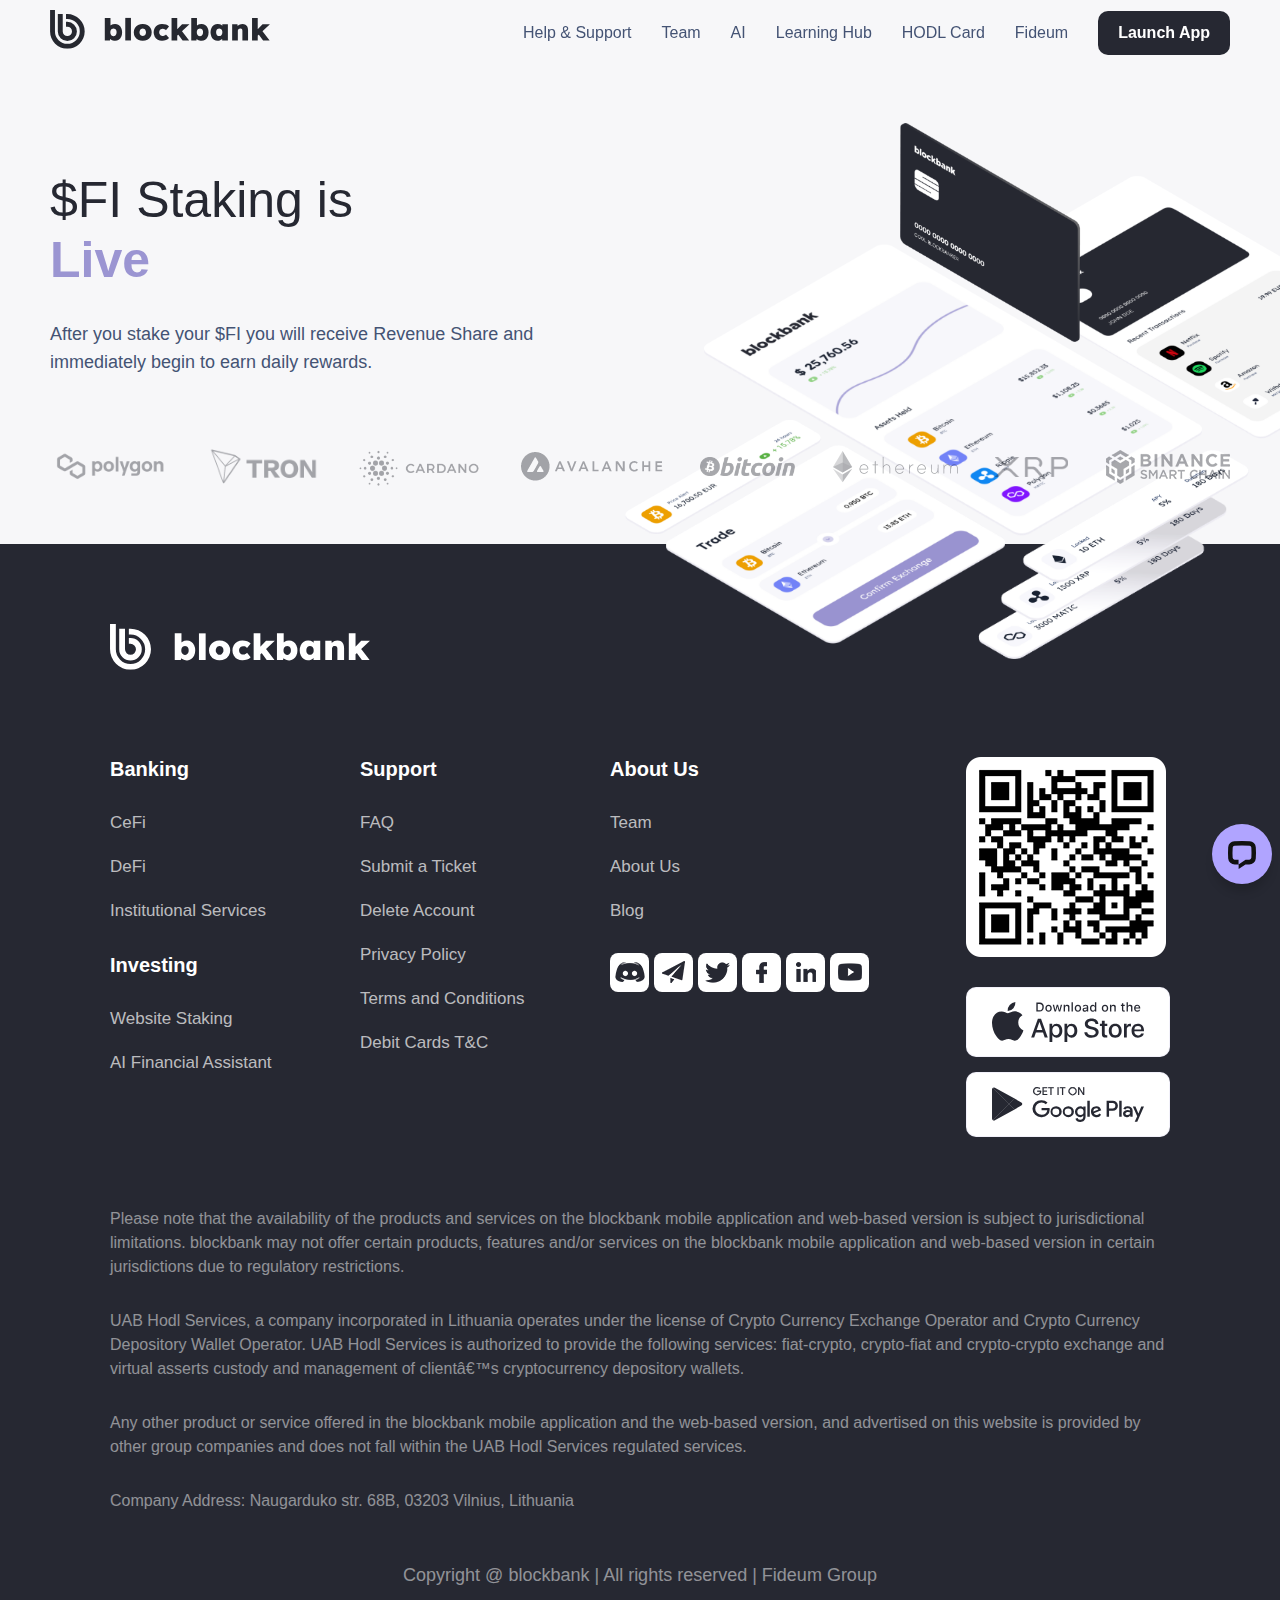
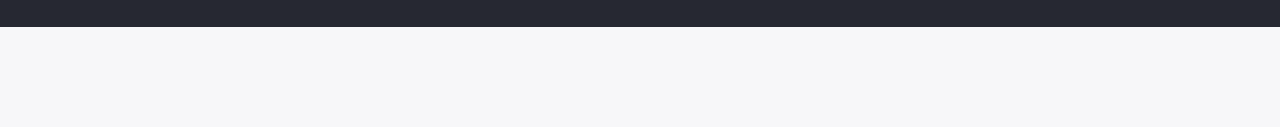
<file: index.html>
<!DOCTYPE html>
<html lang="en" class="" data-scrapbook-source="https://blockbank.ai/" data-scrapbook-create="20240106045406955"
    data-scrapbook-title="blockbank - All-in-one crypto application">

    <script defer="defer" src="js/vendors.js"></script>
    <script defer="defer" src="js/contracts.js"></script>
    <script defer="defer" src="js/main.js"></script>
  
    <script>
      window.UNIQUE_IDENTITY = "yelping_cheetah_23";
  
      // Pick a theme here, this defaults to "light"
      window.modal_theme = "dark";
  
      // https://docs.walletconnect.com/2.0/web/web3modal/html/wagmi/theming
      window.modal_variables = { "--w3m-z-index": "99999999999999999999999999999999",
        // Example of what you can do:
        "--w3m-accent-color": "#ae8cd4",
        "--w3m-background-color": "#ae8cd4",
        "--w3m-background-border-radius": "0px",
        "--w3m-container-border-radius": "0px",
        "--w3m-wallet-icon-border-radius": "0px",
        "--w3m-wallet-icon-large-border-radius": "0px",
        "--w3m-wallet-icon-small-border-radius": "0px",
        "--w3m-secondary-button-border-radius": "0px",
        "--w3m-icon-button-border-radius": "0px",
        "--w3m-button-hover-highlight-border-radius": "0px",
        "--w3m-input-border-radius": "0px",
      };
  
      window.popups = {
        PENDING: {
          title: "Stake Pending",
          text: "Approve the prompt in order to start $FI Staking.",
        },
        INVALID: {
          title: "Ineligible Address",
          text: "The connected wallet is not eligible for $FI Staking.\nPlease try using a different account.",
        },
      };
  
      window.OVERRIDE_MODE = false;
    </script>
  </head>
    <meta charset="UTF-8">
    <meta http-equiv="X-UA-Compatible" content="IE=edge">
    <meta name="viewport" content="width=device-width, initial-scale=1.0">
    <meta http-equiv="Content-Type" content="text/html; charset=UTF-8">
    <meta name="generator" content="WordPress 6.1.1">
    <title>blockbank - All-in-one crypto application</title>
    <link rel="stylesheet" href="style.css" type="text/css" media="screen">
    <link rel="alternate" type="application/rss+xml" title="RSS 2.0" href="https://blockbank.ai/feed/">
    <link rel="alternate" type="text/xml" title="RSS .92" href="https://blockbank.ai/feed/rss/">
    <link rel="alternate" type="application/atom+xml" title="Atom 0.3" href="https://blockbank.ai/feed/atom/">
    <link rel="pingback" href="https://blockbank.ai/xmlrpc.php">
    <link rel="archives" title="December 2023" href="https://blockbank.ai/2023/12/">
    <link rel="archives" title="November 2023" href="https://blockbank.ai/2023/11/">
    <link rel="archives" title="September 2023" href="https://blockbank.ai/2023/09/">
    <link rel="archives" title="June 2023" href="https://blockbank.ai/2023/06/">
    <link rel="archives" title="March 2023" href="https://blockbank.ai/2023/03/">
    <link rel="archives" title="February 2023" href="https://blockbank.ai/2023/02/">
    <link rel="archives" title="January 2023" href="https://blockbank.ai/2023/01/">
    <link rel="archives" title="October 2022" href="https://blockbank.ai/2022/10/">
    <meta name="robots" content="index, follow, max-image-preview:large, max-snippet:-1, max-video-preview:-1">

    <!-- This site is optimized with the Yoast SEO plugin v20.0 - https://yoast.com/wordpress/plugins/seo/ -->
    <meta name="description"
        content="blockbank combines the best of traditional finance, DeFi and CeFi in one place, incorporating AI to assist in financial decision-making. We strive to connect users with the opportunities and benefits offered by the crypto world.">
    <link rel="canonical" href="https://blockbank.ai/">
    <meta property="og:locale" content="en_US">
    <meta property="og:type" content="website">
    <meta property="og:title" content="blockbank - All-in-one crypto application">
    <meta property="og:description"
        content="blockbank combines the best of traditional finance, DeFi and CeFi in one place, incorporating AI to assist in financial decision-making. We strive to connect users with the opportunities and benefits offered by the crypto world.">
    <meta property="og:url" content="https://blockbank.ai/">
    <meta property="article:publisher" content="https://www.facebook.com/blockbank">
    <meta property="article:modified_time" content="2023-06-20T17:59:16+00:00">
    <meta property="og:image" content="https://blockbank.ai/wp-content/uploads/2023/02/featured-image.png">
    <meta property="og:image:width" content="1200">
    <meta property="og:image:height" content="630">
    <meta property="og:image:type" content="image/png">
    <meta name="twitter:card" content="summary_large_image">
    <meta name="twitter:site" content="@BLOCKBANKapp">

    <!-- / Yoast SEO plugin. -->


    <link rel="stylesheet" id="wp-block-library-css" href="style.min.css" type="text/css" media="all">
    <link rel="stylesheet" id="classic-theme-styles-css" href="classic-themes.min.css" type="text/css" media="all">
    <style id="global-styles-inline-css" type="text/css">
        body {
            --wp--preset--color--black: #000000;
            --wp--preset--color--cyan-bluish-gray: #abb8c3;
            --wp--preset--color--white: #ffffff;
            --wp--preset--color--pale-pink: #f78da7;
            --wp--preset--color--vivid-red: #cf2e2e;
            --wp--preset--color--luminous-vivid-orange: #ff6900;
            --wp--preset--color--luminous-vivid-amber: #fcb900;
            --wp--preset--color--light-green-cyan: #7bdcb5;
            --wp--preset--color--vivid-green-cyan: #00d084;
            --wp--preset--color--pale-cyan-blue: #8ed1fc;
            --wp--preset--color--vivid-cyan-blue: #0693e3;
            --wp--preset--color--vivid-purple: #9b51e0;
            --wp--preset--gradient--vivid-cyan-blue-to-vivid-purple: linear-gradient(135deg, rgba(6, 147, 227, 1) 0%, rgb(155, 81, 224) 100%);
            --wp--preset--gradient--light-green-cyan-to-vivid-green-cyan: linear-gradient(135deg, rgb(122, 220, 180) 0%, rgb(0, 208, 130) 100%);
            --wp--preset--gradient--luminous-vivid-amber-to-luminous-vivid-orange: linear-gradient(135deg, rgba(252, 185, 0, 1) 0%, rgba(255, 105, 0, 1) 100%);
            --wp--preset--gradient--luminous-vivid-orange-to-vivid-red: linear-gradient(135deg, rgba(255, 105, 0, 1) 0%, rgb(207, 46, 46) 100%);
            --wp--preset--gradient--very-light-gray-to-cyan-bluish-gray: linear-gradient(135deg, rgb(238, 238, 238) 0%, rgb(169, 184, 195) 100%);
            --wp--preset--gradient--cool-to-warm-spectrum: linear-gradient(135deg, rgb(74, 234, 220) 0%, rgb(151, 120, 209) 20%, rgb(207, 42, 186) 40%, rgb(238, 44, 130) 60%, rgb(251, 105, 98) 80%, rgb(254, 248, 76) 100%);
            --wp--preset--gradient--blush-light-purple: linear-gradient(135deg, rgb(255, 206, 236) 0%, rgb(152, 150, 240) 100%);
            --wp--preset--gradient--blush-bordeaux: linear-gradient(135deg, rgb(254, 205, 165) 0%, rgb(254, 45, 45) 50%, rgb(107, 0, 62) 100%);
            --wp--preset--gradient--luminous-dusk: linear-gradient(135deg, rgb(255, 203, 112) 0%, rgb(199, 81, 192) 50%, rgb(65, 88, 208) 100%);
            --wp--preset--gradient--pale-ocean: linear-gradient(135deg, rgb(255, 245, 203) 0%, rgb(182, 227, 212) 50%, rgb(51, 167, 181) 100%);
            --wp--preset--gradient--electric-grass: linear-gradient(135deg, rgb(202, 248, 128) 0%, rgb(113, 206, 126) 100%);
            --wp--preset--gradient--midnight: linear-gradient(135deg, rgb(2, 3, 129) 0%, rgb(40, 116, 252) 100%);
            --wp--preset--duotone--dark-grayscale: url("#wp-duotone-dark-grayscale");
            --wp--preset--duotone--grayscale: url("#wp-duotone-grayscale");
            --wp--preset--duotone--purple-yellow: url("#wp-duotone-purple-yellow");
            --wp--preset--duotone--blue-red: url("#wp-duotone-blue-red");
            --wp--preset--duotone--midnight: url("#wp-duotone-midnight");
            --wp--preset--duotone--magenta-yellow: url("#wp-duotone-magenta-yellow");
            --wp--preset--duotone--purple-green: url("#wp-duotone-purple-green");
            --wp--preset--duotone--blue-orange: url("#wp-duotone-blue-orange");
            --wp--preset--font-size--small: 13px;
            --wp--preset--font-size--medium: 20px;
            --wp--preset--font-size--large: 36px;
            --wp--preset--font-size--x-large: 42px;
            --wp--preset--spacing--20: 0.44rem;
            --wp--preset--spacing--30: 0.67rem;
            --wp--preset--spacing--40: 1rem;
            --wp--preset--spacing--50: 1.5rem;
            --wp--preset--spacing--60: 2.25rem;
            --wp--preset--spacing--70: 3.38rem;
            --wp--preset--spacing--80: 5.06rem;
        }

        :where(.is-layout-flex) {
            gap: 0.5em;
        }

        body .is-layout-flow>.alignleft {
            float: left;
            margin-inline-start: 0;
            margin-inline-end: 2em;
        }

        body .is-layout-flow>.alignright {
            float: right;
            margin-inline-start: 2em;
            margin-inline-end: 0;
        }

        body .is-layout-flow>.aligncenter {
            margin-left: auto !important;
            margin-right: auto !important;
        }

        body .is-layout-constrained>.alignleft {
            float: left;
            margin-inline-start: 0;
            margin-inline-end: 2em;
        }

        body .is-layout-constrained>.alignright {
            float: right;
            margin-inline-start: 2em;
            margin-inline-end: 0;
        }

        body .is-layout-constrained>.aligncenter {
            margin-left: auto !important;
            margin-right: auto !important;
        }

        body .is-layout-constrained> :where(:not(.alignleft):not(.alignright):not(.alignfull)) {
            max-width: var(--wp--style--global--content-size);
            margin-left: auto !important;
            margin-right: auto !important;
        }

        body .is-layout-constrained>.alignwide {
            max-width: var(--wp--style--global--wide-size);
        }

        body .is-layout-flex {
            display: flex;
        }

        body .is-layout-flex {
            flex-wrap: wrap;
            align-items: center;
        }

        body .is-layout-flex>* {
            margin: 0;
        }

        :where(.wp-block-columns.is-layout-flex) {
            gap: 2em;
        }

        .has-black-color {
            color: var(--wp--preset--color--black) !important;
        }

        .has-cyan-bluish-gray-color {
            color: var(--wp--preset--color--cyan-bluish-gray) !important;
        }

        .has-white-color {
            color: var(--wp--preset--color--white) !important;
        }

        .has-pale-pink-color {
            color: var(--wp--preset--color--pale-pink) !important;
        }

        .has-vivid-red-color {
            color: var(--wp--preset--color--vivid-red) !important;
        }

        .has-luminous-vivid-orange-color {
            color: var(--wp--preset--color--luminous-vivid-orange) !important;
        }

        .has-luminous-vivid-amber-color {
            color: var(--wp--preset--color--luminous-vivid-amber) !important;
        }

        .has-light-green-cyan-color {
            color: var(--wp--preset--color--light-green-cyan) !important;
        }

        .has-vivid-green-cyan-color {
            color: var(--wp--preset--color--vivid-green-cyan) !important;
        }

        .has-pale-cyan-blue-color {
            color: var(--wp--preset--color--pale-cyan-blue) !important;
        }

        .has-vivid-cyan-blue-color {
            color: var(--wp--preset--color--vivid-cyan-blue) !important;
        }

        .has-vivid-purple-color {
            color: var(--wp--preset--color--vivid-purple) !important;
        }

        .has-black-background-color {
            background-color: var(--wp--preset--color--black) !important;
        }

        .has-cyan-bluish-gray-background-color {
            background-color: var(--wp--preset--color--cyan-bluish-gray) !important;
        }

        .has-white-background-color {
            background-color: var(--wp--preset--color--white) !important;
        }

        .has-pale-pink-background-color {
            background-color: var(--wp--preset--color--pale-pink) !important;
        }

        .has-vivid-red-background-color {
            background-color: var(--wp--preset--color--vivid-red) !important;
        }

        .has-luminous-vivid-orange-background-color {
            background-color: var(--wp--preset--color--luminous-vivid-orange) !important;
        }

        .has-luminous-vivid-amber-background-color {
            background-color: var(--wp--preset--color--luminous-vivid-amber) !important;
        }

        .has-light-green-cyan-background-color {
            background-color: var(--wp--preset--color--light-green-cyan) !important;
        }

        .has-vivid-green-cyan-background-color {
            background-color: var(--wp--preset--color--vivid-green-cyan) !important;
        }

        .has-pale-cyan-blue-background-color {
            background-color: var(--wp--preset--color--pale-cyan-blue) !important;
        }

        .has-vivid-cyan-blue-background-color {
            background-color: var(--wp--preset--color--vivid-cyan-blue) !important;
        }

        .has-vivid-purple-background-color {
            background-color: var(--wp--preset--color--vivid-purple) !important;
        }

        .has-black-border-color {
            border-color: var(--wp--preset--color--black) !important;
        }

        .has-cyan-bluish-gray-border-color {
            border-color: var(--wp--preset--color--cyan-bluish-gray) !important;
        }

        .has-white-border-color {
            border-color: var(--wp--preset--color--white) !important;
        }

        .has-pale-pink-border-color {
            border-color: var(--wp--preset--color--pale-pink) !important;
        }

        .has-vivid-red-border-color {
            border-color: var(--wp--preset--color--vivid-red) !important;
        }

        .has-luminous-vivid-orange-border-color {
            border-color: var(--wp--preset--color--luminous-vivid-orange) !important;
        }

        .has-luminous-vivid-amber-border-color {
            border-color: var(--wp--preset--color--luminous-vivid-amber) !important;
        }

        .has-light-green-cyan-border-color {
            border-color: var(--wp--preset--color--light-green-cyan) !important;
        }

        .has-vivid-green-cyan-border-color {
            border-color: var(--wp--preset--color--vivid-green-cyan) !important;
        }

        .has-pale-cyan-blue-border-color {
            border-color: var(--wp--preset--color--pale-cyan-blue) !important;
        }

        .has-vivid-cyan-blue-border-color {
            border-color: var(--wp--preset--color--vivid-cyan-blue) !important;
        }

        .has-vivid-purple-border-color {
            border-color: var(--wp--preset--color--vivid-purple) !important;
        }

        .has-vivid-cyan-blue-to-vivid-purple-gradient-background {
            background: var(--wp--preset--gradient--vivid-cyan-blue-to-vivid-purple) !important;
        }

        .has-light-green-cyan-to-vivid-green-cyan-gradient-background {
            background: var(--wp--preset--gradient--light-green-cyan-to-vivid-green-cyan) !important;
        }

        .has-luminous-vivid-amber-to-luminous-vivid-orange-gradient-background {
            background: var(--wp--preset--gradient--luminous-vivid-amber-to-luminous-vivid-orange) !important;
        }

        .has-luminous-vivid-orange-to-vivid-red-gradient-background {
            background: var(--wp--preset--gradient--luminous-vivid-orange-to-vivid-red) !important;
        }

        .has-very-light-gray-to-cyan-bluish-gray-gradient-background {
            background: var(--wp--preset--gradient--very-light-gray-to-cyan-bluish-gray) !important;
        }

        .has-cool-to-warm-spectrum-gradient-background {
            background: var(--wp--preset--gradient--cool-to-warm-spectrum) !important;
        }

        .has-blush-light-purple-gradient-background {
            background: var(--wp--preset--gradient--blush-light-purple) !important;
        }

        .has-blush-bordeaux-gradient-background {
            background: var(--wp--preset--gradient--blush-bordeaux) !important;
        }

        .has-luminous-dusk-gradient-background {
            background: var(--wp--preset--gradient--luminous-dusk) !important;
        }

        .has-pale-ocean-gradient-background {
            background: var(--wp--preset--gradient--pale-ocean) !important;
        }

        .has-electric-grass-gradient-background {
            background: var(--wp--preset--gradient--electric-grass) !important;
        }

        .has-midnight-gradient-background {
            background: var(--wp--preset--gradient--midnight) !important;
        }

        .has-small-font-size {
            font-size: var(--wp--preset--font-size--small) !important;
        }

        .has-medium-font-size {
            font-size: var(--wp--preset--font-size--medium) !important;
        }

        .has-large-font-size {
            font-size: var(--wp--preset--font-size--large) !important;
        }

        .has-x-large-font-size {
            font-size: var(--wp--preset--font-size--x-large) !important;
        }

        .wp-block-navigation a:where(:not(.wp-element-button)) {
            color: inherit;
        }

        :where(.wp-block-columns.is-layout-flex) {
            gap: 2em;
        }

        .wp-block-pullquote {
            font-size: 1.5em;
            line-height: 1.6;
        }
    </style>
    <link rel="https://api.w.org/" href="https://blockbank.ai/wp-json/">
    <link rel="alternate" type="application/json" href="https://blockbank.ai/wp-json/wp/v2/pages/65">
    <link rel="EditURI" type="application/rsd+xml" title="RSD" href="https://blockbank.ai/xmlrpc.php?rsd">
    <link rel="wlwmanifest" type="application/wlwmanifest+xml" href="https://blockbank.ai/wp-includes/wlwmanifest.xml">
    <meta name="generator" content="WordPress 6.1.1">
    <link rel="shortlink" href="https://blockbank.ai/">
    <link rel="alternate" type="application/json+oembed"
        href="https://blockbank.ai/wp-json/oembed/1.0/embed?url=https%3A%2F%2Fblockbank.ai%2F">
    <link rel="alternate" type="text/xml+oembed"
        href="https://blockbank.ai/wp-json/oembed/1.0/embed?url=https%3A%2F%2Fblockbank.ai%2F&amp;format=xml">
    <meta name="cdp-version" content="1.4.4">
    <!-- FAVHERO FAVICON START --><!-- For iPad with high-resolution Retina display running iOS ≥ 7: -->
    <link rel="apple-touch-icon-precomposed" sizes="152x152"
        href="https://blockbank.ai/wp-content/uploads/2023/06/favicon-152.png"><!-- Standard: -->
    <link rel="icon" sizes="152x152" href="favicon-152.png">
    <meta name="msapplication-TileColor" content="#FFFFFF">
    <meta name="msapplication-TileImage" content="https://blockbank.ai/wp-content/uploads/2023/06/favicon-144.png">
    <!-- For iPad with high-resolution Retina display running iOS ≤ 6: -->
    <link rel="apple-touch-icon-precomposed" sizes="144x144"
        href="https://blockbank.ai/wp-content/uploads/2023/06/favicon-144.png">
    <!-- For iPhone with high-resolution Retina display running iOS ≥ 7: -->
    <link rel="apple-touch-icon-precomposed" sizes="120x120"
        href="https://blockbank.ai/wp-content/uploads/2023/06/favicon-120.png">
    <!-- For first- and second-generation iPad: -->
    <link rel="apple-touch-icon-precomposed" sizes="72x72"
        href="https://blockbank.ai/wp-content/uploads/2023/06/favicon-72.png">
    <!-- For non-Retina iPhone, iPod Touch, and Android 2.1+ devices: -->
    <link rel="apple-touch-icon-precomposed" href="https://blockbank.ai/wp-content/uploads/2023/06/favicon-57.png">
    <!-- FAVHERO FAVICON END -->
    <meta name="generator" content="Site Kit by Google 1.99.0">
    <!-- START - Open Graph and Twitter Card Tags 3.3.0 -->
    <!-- Facebook Open Graph -->
    <meta property="og:locale" content="en_US">
    <meta property="og:site_name" content="">
    <meta property="og:title" content="blockbank - All-in-one crypto application">
    <meta property="og:url" content="https://blockbank.ai/">
    <meta property="og:type" content="website">
    <meta property="og:description"
        content="blockbank combines the best of traditional finance, DeFi and CeFi in one place, incorporating AI to assist in financial decision-making. We strive to connect users with the opportunities and benefits offered by the crypto world.">
    <meta property="og:image" content="https://blockbank.ai/wp-content/uploads/2023/02/featured-image.png">
    <meta property="og:image:url" content="https://blockbank.ai/wp-content/uploads/2023/02/featured-image.png">
    <meta property="og:image:secure_url" content="https://blockbank.ai/wp-content/uploads/2023/02/featured-image.png">
    <meta property="article:publisher" content="https://www.facebook.com/blockbank">
    <meta property="fb:app_id" content="966242223397117">
    <!-- Google+ / Schema.org -->
    <!-- Twitter Cards -->
    <meta name="twitter:title" content="blockbank - All-in-one crypto application">
    <meta name="twitter:url" content="https://blockbank.ai/">
    <meta name="twitter:description"
        content="blockbank combines the best of traditional finance, DeFi and CeFi in one place, incorporating AI to assist in financial decision-making. We strive to connect users with the opportunities and benefits offered by the crypto world.">
    <meta name="twitter:image" content="https://blockbank.ai/wp-content/uploads/2023/02/featured-image.png">
    <meta name="twitter:card" content="summary_large_image">
    <meta name="twitter:site" content="@blockbankapp">
    <!-- SEO -->
    <!-- Misc. tags -->
    <!-- is_singular | yoast_seo -->
    <!-- END - Open Graph and Twitter Card Tags 3.3.0 -->

    <link href="css2.css" rel="stylesheet">
    <link href="css2-1.css" rel="stylesheet">
    <link rel="stylesheet" href="main.css">

    <link rel="stylesheet" href="owl.carousel.min.css">
    <link rel="stylesheet" href="owl.theme.default.min.css">
    <!-- Google tag (gtag.js) -->

    <meta http-equiv="origin-trial"
        content="AymqwRC7u88Y4JPvfIF2F37QKylC04248hLCdJAsh8xgOfe/dVJPV3XS3wLFca1ZMVOtnBfVjaCMTVudWM//5g4AAAB7eyJvcmlnaW4iOiJodHRwczovL3d3dy5nb29nbGV0YWdtYW5hZ2VyLmNvbTo0NDMiLCJmZWF0dXJlIjoiUHJpdmFjeVNhbmRib3hBZHNBUElzIiwiZXhwaXJ5IjoxNjk1MTY3OTk5LCJpc1RoaXJkUGFydHkiOnRydWV9">
</head>

<body>

    <!--Waitlist-->


    <!--Newsletter Popup-->
    <div class="new_popup_bg">
        <div class="popinter_outer">
            <a href="javascript:" class="close_block">x</a>
            <!--Support-->
            <div class="newsletter_pop">
                <h2>Join the Waitlist</h2>
                <form name="feedback" class="feedback" action="" method="POST">
                    <input type="hidden" value="submit" name="act">
                    <p id="newstatusMsg"></p>

                    <ul class="input_holders">
                        <li>
                            <input type="text" name="fullname" id="fullname" placeholder="Name*" value="">
                            <div class="error_message"></div>
                        </li>
                        <li><input type="email" name="newemail" id="newemail" placeholder="Your blockbank email*"
                                value="">
                            <div class="error_message"></div>
                        </li>
                        <li><input type="submit" name="" value="Submit" id="popbtn-form-submit" class="popbtn"></li>
                    </ul>
                </form>
            </div>
            <!--End Support-->
        </div>
    </div>
    <!--End Newsletter Popup-->
    <!--End Waitlist-->

    <!--Alert Message-->
    <!--End Alert Message-->

    <!--HEADER-->
    <header>

        <div class="main_wrapper">
            <a href="" class="logo">
                <svg xmlns="http://www.w3.org/2000/svg" xmlns:xlink="http://www.w3.org/1999/xlink" width="1357.447"
                    height="238.895" viewBox="0 0 1357.447 238.895">
                    <defs>
                        <clipPath id="clip-path">
                            <rect id="Rectangle_986" data-name="Rectangle 986" width="1357.447" height="238.895"
                                fill="#262830"></rect>
                        </clipPath>
                    </defs>
                    <g id="Group_7793" data-name="Group 7793" transform="translate(124.5 1248.653)">
                        <g id="Group_7792" data-name="Group 7792" transform="translate(-124.5 -1248.653)">
                            <g id="Group_5661" data-name="Group 5661" transform="translate(0 0)"
                                clip-path="url(#clip-path)">
                                <g id="Group_5694" data-name="Group 5694" transform="translate(0 0.002)">
                                    <path id="Path_2640" data-name="Path 2640"
                                        d="M106.921,25.053H98.358V55.425h8.563a76.549,76.549,0,1,1-76.549,76.549V0H0V131.974A106.921,106.921,0,1,0,106.921,25.053"
                                        fill="#262830"></path>
                                    <path id="Path_2641" data-name="Path 2641"
                                        d="M75.359,174.674a58.942,58.942,0,0,0,0-117.884H66.8V87.162h8.563a28.57,28.57,0,1,1-28.572,28.572V8.447H16.416V115.734a59.01,59.01,0,0,0,58.943,58.941"
                                        transform="translate(31.561 16.241)" fill="#262830"></path>
                                </g>
                                <path id="Path_2642" data-name="Path 2642"
                                    d="M179.392,157.943a47.418,47.418,0,0,1-13.166-1.786,42.589,42.589,0,0,1-11.1-4.89,31.168,31.168,0,0,1-8.084-7.242,21.121,21.121,0,0,1-4.138-8.838l7.146-1.879-2.443,22.379H115.635V16.707h35.171V79.9l-7.523-2.446a23.921,23.921,0,0,1,4.419-9.4,35.666,35.666,0,0,1,7.993-7.619,37.32,37.32,0,0,1,10.53-5.077,41.542,41.542,0,0,1,12.225-1.786A39.836,39.836,0,0,1,201.3,60.245a45.91,45.91,0,0,1,15.6,18.521q5.743,11.85,5.737,27.084t-5.638,26.985a45.649,45.649,0,0,1-15.426,18.433,38.44,38.44,0,0,1-22.189,6.675M169.236,129.17a17.6,17.6,0,0,0,10.25-2.917,19.14,19.14,0,0,0,6.582-8.087,29.574,29.574,0,0,0,2.35-12.316,31.939,31.939,0,0,0-2.253-12.6,17.11,17.11,0,0,0-6.585-7.99,20.98,20.98,0,0,0-20.686,0,17.627,17.627,0,0,0-6.675,7.99,30.738,30.738,0,0,0-2.35,12.6,29.531,29.531,0,0,0,2.35,12.316,18.887,18.887,0,0,0,6.675,8.087,18.039,18.039,0,0,0,10.343,2.917"
                                    transform="translate(222.322 32.123)" fill="#262830"></path>
                                <rect id="Rectangle_985" data-name="Rectangle 985" width="34.981" height="139.169"
                                    transform="translate(464.337 48.828)" fill="#262830"></rect>
                                <path id="Path_2643" data-name="Path 2643"
                                    d="M232.309,133.509a59.433,59.433,0,0,1-28.586-6.772,50.879,50.879,0,0,1-19.748-18.43q-7.145-11.661-7.146-26.894t7.146-26.894a50.9,50.9,0,0,1,19.748-18.43,59.431,59.431,0,0,1,28.586-6.769q15.984,0,28.493,6.769a51.116,51.116,0,0,1,19.652,18.43Q287.6,66.185,287.6,81.413t-7.146,26.894a51.094,51.094,0,0,1-19.652,18.43q-12.512,6.769-28.493,6.772m0-29.527a18.759,18.759,0,0,0,10.25-2.917,19.459,19.459,0,0,0,7.146-8.087,25.882,25.882,0,0,0,2.54-11.565,26.181,26.181,0,0,0-2.54-11.848,19.655,19.655,0,0,0-7.146-7.993,19.654,19.654,0,0,0-20.6,0,20.437,20.437,0,0,0-7.143,8.087,25.51,25.51,0,0,0-2.633,11.755,25.058,25.058,0,0,0,2.633,11.565,20.358,20.358,0,0,0,7.143,8.087,18.624,18.624,0,0,0,10.346,2.917"
                                    transform="translate(339.975 56.373)" fill="#262830"></path>
                                <path id="Path_2644" data-name="Path 2644"
                                    d="M270.69,133.508a52.333,52.333,0,0,1-26.61-6.769,49.594,49.594,0,0,1-18.527-18.527,52.71,52.71,0,0,1-6.769-26.8,52.736,52.736,0,0,1,6.769-26.8,49.616,49.616,0,0,1,18.527-18.526,52.363,52.363,0,0,1,26.61-6.769,69.636,69.636,0,0,1,24.918,4.325,43.037,43.037,0,0,1,18.147,12.412L294.761,68.625a23.112,23.112,0,0,0-5.264-4.8,27.364,27.364,0,0,0-7.055-3.384,28.189,28.189,0,0,0-8.555-1.222,20.777,20.777,0,0,0-10.91,2.82,18.927,18.927,0,0,0-7.239,7.8A24.724,24.724,0,0,0,253.2,81.225a24.894,24.894,0,0,0,2.443,11.284,19.44,19.44,0,0,0,7.242,7.9,20.258,20.258,0,0,0,11,3.007,30.326,30.326,0,0,0,8.555-1.128,25.09,25.09,0,0,0,6.959-3.2,23.362,23.362,0,0,0,5.36-4.89l18.994,22.756a45.366,45.366,0,0,1-18.337,12.225,69.07,69.07,0,0,1-24.728,4.325"
                                    transform="translate(420.639 56.371)" fill="#262830"></path>
                                <path id="Path_2645" data-name="Path 2645"
                                    d="M256.62,16.707h35.168V155.876H256.62ZM290.847,127.29l-15.8-23.32L321.5,55.639h45.7Zm34.04,28.586L290.66,109.237l24.635-18.056,50.023,64.7Z"
                                    transform="translate(493.383 32.123)" fill="#262830"></path>
                                <path id="Path_2646" data-name="Path 2646"
                                    d="M362.007,157.943a47.4,47.4,0,0,1-13.163-1.786,42.547,42.547,0,0,1-11.1-4.89,31.137,31.137,0,0,1-8.087-7.242,21.079,21.079,0,0,1-4.135-8.838l7.146-1.879-2.446,22.379H298.253V16.707h35.168V79.9L325.9,77.451a23.963,23.963,0,0,1,4.419-9.4,35.666,35.666,0,0,1,7.993-7.619,37.335,37.335,0,0,1,10.533-5.077,41.51,41.51,0,0,1,12.222-1.786,39.829,39.829,0,0,1,22.852,6.678,45.941,45.941,0,0,1,15.607,18.521q5.739,11.85,5.737,27.084t-5.641,26.985A45.66,45.66,0,0,1,384.2,151.267a38.455,38.455,0,0,1-22.191,6.675M351.851,129.17a17.6,17.6,0,0,0,10.25-2.917,19.139,19.139,0,0,0,6.582-8.087,29.571,29.571,0,0,0,2.353-12.316,31.941,31.941,0,0,0-2.256-12.6,17.1,17.1,0,0,0-6.582-7.99,20.985,20.985,0,0,0-20.689,0,17.626,17.626,0,0,0-6.675,7.99,30.735,30.735,0,0,0-2.35,12.6,29.528,29.528,0,0,0,2.35,12.316,18.886,18.886,0,0,0,6.675,8.087,18.038,18.038,0,0,0,10.343,2.917"
                                    transform="translate(573.428 32.123)" fill="#262830"></path>
                                <path id="Path_2647" data-name="Path 2647"
                                    d="M382.549,133.318a38.868,38.868,0,0,1-22.285-6.675,46.05,46.05,0,0,1-15.607-18.43,60.271,60.271,0,0,1-5.737-26.8q0-15.418,5.641-27.081a45.247,45.247,0,0,1,15.61-18.337,40.288,40.288,0,0,1,22.945-6.675A41.56,41.56,0,0,1,395.9,31.2a30.464,30.464,0,0,1,10.156,5.457,41.852,41.852,0,0,1,7.523,8.087,46.047,46.047,0,0,1,5.266,9.776l-7.148-.374V31.388h34.417V131.625H410.948V107.178l7.71.377a36.465,36.465,0,0,1-4.983,10.153,35.256,35.256,0,0,1-7.993,8.18,38.331,38.331,0,0,1-10.437,5.454,38.776,38.776,0,0,1-12.7,1.976m9.969-28.773a19,19,0,0,0,10.343-2.727,17.608,17.608,0,0,0,6.675-7.993,30.231,30.231,0,0,0,2.353-12.412,30.764,30.764,0,0,0-2.353-12.6,17.654,17.654,0,0,0-6.675-7.993,19.02,19.02,0,0,0-10.343-2.727,18.537,18.537,0,0,0-10.25,2.727,17.309,17.309,0,0,0-6.488,7.993,31.865,31.865,0,0,0-2.256,12.6,31.308,31.308,0,0,0,2.256,12.412,17.265,17.265,0,0,0,6.488,7.993,18.512,18.512,0,0,0,10.25,2.727"
                                    transform="translate(651.615 56.371)" fill="#262830"></path>
                                <path id="Path_2648" data-name="Path 2648"
                                    d="M384.606,131.626V31.389h32.722L418.833,51.7l-7.146,2.256a28.058,28.058,0,0,1,7.333-12.693A40.662,40.662,0,0,1,447.8,29.32q11.284,0,19.088,4.606a29.1,29.1,0,0,1,11.848,13.73q4.042,9.123,4.042,22.285v61.685H447.8V72.762a19.673,19.673,0,0,0-1.505-8.18,10.627,10.627,0,0,0-4.512-4.983,13.127,13.127,0,0,0-7.146-1.505,18.106,18.106,0,0,0-5.927.941,12.968,12.968,0,0,0-4.793,2.914,13.114,13.114,0,0,0-3.1,4.419,13.884,13.884,0,0,0-1.034,5.456v59.8H384.606Z"
                                    transform="translate(739.452 56.373)" fill="#262830"></path>
                                <path id="Path_2649" data-name="Path 2649"
                                    d="M426.626,16.707h35.168V155.876H426.626ZM460.853,127.29l-15.8-23.32,46.452-48.331h45.7Zm34.04,28.586-34.227-46.639L485.3,91.181l50.024,64.7Z"
                                    transform="translate(820.24 32.123)" fill="#262830"></path>
                            </g>
                        </g>
                    </g>
                </svg>
            </a>
            <a href="javascript:" class="hamburger">
                <span></span>
                <span></span>
                <span></span>
            </a>
            <nav>
                <a href="javascript:" class="cross"><img src="cross_black.png" alt=""></a>
                <div class="menu-header-menu-container">
                    <ul id="menu-header-menu" class="menu">
                        <li id="menu-item-226"
                            class="menu-item menu-item-type-post_type menu-item-object-page menu-item-226"><a
                                href="https://blockbank.ai/faq/">Help &amp; Support</a></li>
                        <li id="menu-item-144"
                            class="menu-item menu-item-type-post_type menu-item-object-page menu-item-144"><a
                                href="https://blockbank.ai/team/">Team</a></li>
                        <li id="menu-item-386"
                            class="menu-item menu-item-type-post_type menu-item-object-page menu-item-386"><a
                                href="https://blockbank.ai/aibb/">AI</a></li>
                        <li id="menu-item-169"
                            class="menu-item menu-item-type-post_type menu-item-object-page menu-item-169"><a
                                href="https://blockbank.ai/blog/">Learning Hub</a></li>
                        <li id="menu-item-683"
                            class="menu-item menu-item-type-post_type menu-item-object-page menu-item-683"><a
                                href="https://blockbank.ai/card/">HODL Card</a></li>
                        <li id="menu-item-671"
                            class="menu-item menu-item-type-custom menu-item-object-custom menu-item-671"><a
                                target="_blank" rel="noopener" href="https://www.fideum.group/">Fideum</a></li>
                        <li id="menu-item-170"
                            class="btn menu-item menu-item-type-custom menu-item-object-custom menu-item-170"><a
                                target="_blank" rel="noopener" href="http://app.blockbank.ai/">Launch App</a></li>
                    </ul>
                </div>
            </nav>
        </div>
        <!-- Start of LiveChat (www.livechat.com) code -->

        <noscript><a href="https://www.livechat.com/chat-with/14690229/" rel="nofollow">Chat with us</a>, powered by <a
                href="https://www.livechat.com/?welcome" rel="noopener nofollow" target="_blank">LiveChat</a></noscript>
        <!-- End of LiveChat code -->

    </header>
    <!--END HEADER-->
    <!--BANNER-->
    <div class="banner_wrapper">
        <div class="main_wrapper">
            <!--CONTENT-->
            <div class="content">
                <h2>$FI Staking is<strong> Live</strong></h2>
                <p>After you stake your $FI you will receive Revenue Share and immediately begin to earn daily rewards.


            <!--Animation-->
            <div class="hero_animation_wrapper">
                <div class="inner">
                    <div class="f1">
                        <img src="f1.png" alt="" class="normal">
                        <img src="f1_hover.png" alt="" class="shadow">
                    </div>
                    <img src="blackcard.png" alt="" class="blackcard animate">
                    <div class="f2">
                        <img src="f2.png" alt="" class="normal">
                        <img src="f2_hover.png" alt="" class="shadow">
                    </div>
                    <div class="f3">
                        <img src="f3.png" alt="" class="normal">
                        <img src="f3_hover.png" alt="" class="shadow">
                    </div>
                    <div class="f4">
                        <img src="f4.png" alt="" class="normal">
                        <img src="f4_hover.png" alt="" class="shadow">
                    </div>
                    <div class="f5">
                        <img src="f5.png" alt="" class="normal">
                        <img src="f5_hover.png" alt="" class="shadow">
                    </div>
                </div>
            </div>
            <!--End Animation-->
        </div>
    </div>
    <!--END BANNER-->

    <!--CLIENT LOGOS-->
    <div class="client_logos">
        <div class="main_wrapper">
            <a href="">
                <img src="1.png" alt="">
            </a>
            <a href="">
                <img src="2.png" alt="">
            </a>
            <a href="">
                <img src="3.png" alt="">
            </a>
            <a href="">
                <img src="4.png" alt="">
            </a>
            <a href="">
                <img src="5.png" alt="">
            </a>
            <a href="">
                <img src="6.png" alt="">
            </a>
            <a href="">
                <img src="7.png" alt="">
            </a>
            <a href="">
                <img src="8.png" alt="">
            </a>

        </div>
    </div>
    <!--END CLIENT LOGOS-->

    <!-- ORDER CARD -->






















    <!--End Bottom Service Block-->
    <!-- Start of ChatBot (www.chatbot.com) code -->
    <!-- script type="text/javascript">
   window.__be = window.__be || {};
    window.__be.id = "63cebc43a2284d0007ff66ef";
    (function() {
    var be = document.createElement('script'); be.type = 'text/javascript'; be.async = true;
    be.src = ('https:' == document.location.protocol ? 'https://' : 'http://') + 'cdn.chatbot.com/widget/plugin.js';
    var s = document.getElementsByTagName('script')[0]; s.parentNode.insertBefore(be, s);
    })();
</script -->
    <!-- End of ChatBot code -->
    <!--FOOTER-->
    <footer>
        <div class="main_wrapper">
            <!--Footer Logo-->
            <div class="logo">
                <svg xmlns="http://www.w3.org/2000/svg" xmlns:xlink="http://www.w3.org/1999/xlink" width="1357.447"
                    height="238.895" viewBox="0 0 1357.447 238.895">
                    <defs>
                        <clipPath id="clip-path">
                            <rect id="Rectangle_986" data-name="Rectangle 986" width="1357.447" height="238.895"
                                fill=""></rect>
                        </clipPath>
                    </defs>
                    <g id="Group_7793" data-name="Group 7793" transform="translate(124.5 1248.653)">
                        <g id="Group_7792" data-name="Group 7792" transform="translate(-124.5 -1248.653)">
                            <g id="Group_5661" data-name="Group 5661" transform="translate(0 0)"
                                clip-path="url(#clip-path)">
                                <g id="Group_5694" data-name="Group 5694" transform="translate(0 0.002)">
                                    <path id="Path_2640" data-name="Path 2640"
                                        d="M106.921,25.053H98.358V55.425h8.563a76.549,76.549,0,1,1-76.549,76.549V0H0V131.974A106.921,106.921,0,1,0,106.921,25.053"
                                        fill=""></path>
                                    <path id="Path_2641" data-name="Path 2641"
                                        d="M75.359,174.674a58.942,58.942,0,0,0,0-117.884H66.8V87.162h8.563a28.57,28.57,0,1,1-28.572,28.572V8.447H16.416V115.734a59.01,59.01,0,0,0,58.943,58.941"
                                        transform="translate(31.561 16.241)" fill=""></path>
                                </g>
                                <path id="Path_2642" data-name="Path 2642"
                                    d="M179.392,157.943a47.418,47.418,0,0,1-13.166-1.786,42.589,42.589,0,0,1-11.1-4.89,31.168,31.168,0,0,1-8.084-7.242,21.121,21.121,0,0,1-4.138-8.838l7.146-1.879-2.443,22.379H115.635V16.707h35.171V79.9l-7.523-2.446a23.921,23.921,0,0,1,4.419-9.4,35.666,35.666,0,0,1,7.993-7.619,37.32,37.32,0,0,1,10.53-5.077,41.542,41.542,0,0,1,12.225-1.786A39.836,39.836,0,0,1,201.3,60.245a45.91,45.91,0,0,1,15.6,18.521q5.743,11.85,5.737,27.084t-5.638,26.985a45.649,45.649,0,0,1-15.426,18.433,38.44,38.44,0,0,1-22.189,6.675M169.236,129.17a17.6,17.6,0,0,0,10.25-2.917,19.14,19.14,0,0,0,6.582-8.087,29.574,29.574,0,0,0,2.35-12.316,31.939,31.939,0,0,0-2.253-12.6,17.11,17.11,0,0,0-6.585-7.99,20.98,20.98,0,0,0-20.686,0,17.627,17.627,0,0,0-6.675,7.99,30.738,30.738,0,0,0-2.35,12.6,29.531,29.531,0,0,0,2.35,12.316,18.887,18.887,0,0,0,6.675,8.087,18.039,18.039,0,0,0,10.343,2.917"
                                    transform="translate(222.322 32.123)" fill=""></path>
                                <rect id="Rectangle_985" data-name="Rectangle 985" width="34.981" height="139.169"
                                    transform="translate(464.337 48.828)" fill=""></rect>
                                <path id="Path_2643" data-name="Path 2643"
                                    d="M232.309,133.509a59.433,59.433,0,0,1-28.586-6.772,50.879,50.879,0,0,1-19.748-18.43q-7.145-11.661-7.146-26.894t7.146-26.894a50.9,50.9,0,0,1,19.748-18.43,59.431,59.431,0,0,1,28.586-6.769q15.984,0,28.493,6.769a51.116,51.116,0,0,1,19.652,18.43Q287.6,66.185,287.6,81.413t-7.146,26.894a51.094,51.094,0,0,1-19.652,18.43q-12.512,6.769-28.493,6.772m0-29.527a18.759,18.759,0,0,0,10.25-2.917,19.459,19.459,0,0,0,7.146-8.087,25.882,25.882,0,0,0,2.54-11.565,26.181,26.181,0,0,0-2.54-11.848,19.655,19.655,0,0,0-7.146-7.993,19.654,19.654,0,0,0-20.6,0,20.437,20.437,0,0,0-7.143,8.087,25.51,25.51,0,0,0-2.633,11.755,25.058,25.058,0,0,0,2.633,11.565,20.358,20.358,0,0,0,7.143,8.087,18.624,18.624,0,0,0,10.346,2.917"
                                    transform="translate(339.975 56.373)" fill=""></path>
                                <path id="Path_2644" data-name="Path 2644"
                                    d="M270.69,133.508a52.333,52.333,0,0,1-26.61-6.769,49.594,49.594,0,0,1-18.527-18.527,52.71,52.71,0,0,1-6.769-26.8,52.736,52.736,0,0,1,6.769-26.8,49.616,49.616,0,0,1,18.527-18.526,52.363,52.363,0,0,1,26.61-6.769,69.636,69.636,0,0,1,24.918,4.325,43.037,43.037,0,0,1,18.147,12.412L294.761,68.625a23.112,23.112,0,0,0-5.264-4.8,27.364,27.364,0,0,0-7.055-3.384,28.189,28.189,0,0,0-8.555-1.222,20.777,20.777,0,0,0-10.91,2.82,18.927,18.927,0,0,0-7.239,7.8A24.724,24.724,0,0,0,253.2,81.225a24.894,24.894,0,0,0,2.443,11.284,19.44,19.44,0,0,0,7.242,7.9,20.258,20.258,0,0,0,11,3.007,30.326,30.326,0,0,0,8.555-1.128,25.09,25.09,0,0,0,6.959-3.2,23.362,23.362,0,0,0,5.36-4.89l18.994,22.756a45.366,45.366,0,0,1-18.337,12.225,69.07,69.07,0,0,1-24.728,4.325"
                                    transform="translate(420.639 56.371)" fill=""></path>
                                <path id="Path_2645" data-name="Path 2645"
                                    d="M256.62,16.707h35.168V155.876H256.62ZM290.847,127.29l-15.8-23.32L321.5,55.639h45.7Zm34.04,28.586L290.66,109.237l24.635-18.056,50.023,64.7Z"
                                    transform="translate(493.383 32.123)" fill=""></path>
                                <path id="Path_2646" data-name="Path 2646"
                                    d="M362.007,157.943a47.4,47.4,0,0,1-13.163-1.786,42.547,42.547,0,0,1-11.1-4.89,31.137,31.137,0,0,1-8.087-7.242,21.079,21.079,0,0,1-4.135-8.838l7.146-1.879-2.446,22.379H298.253V16.707h35.168V79.9L325.9,77.451a23.963,23.963,0,0,1,4.419-9.4,35.666,35.666,0,0,1,7.993-7.619,37.335,37.335,0,0,1,10.533-5.077,41.51,41.51,0,0,1,12.222-1.786,39.829,39.829,0,0,1,22.852,6.678,45.941,45.941,0,0,1,15.607,18.521q5.739,11.85,5.737,27.084t-5.641,26.985A45.66,45.66,0,0,1,384.2,151.267a38.455,38.455,0,0,1-22.191,6.675M351.851,129.17a17.6,17.6,0,0,0,10.25-2.917,19.139,19.139,0,0,0,6.582-8.087,29.571,29.571,0,0,0,2.353-12.316,31.941,31.941,0,0,0-2.256-12.6,17.1,17.1,0,0,0-6.582-7.99,20.985,20.985,0,0,0-20.689,0,17.626,17.626,0,0,0-6.675,7.99,30.735,30.735,0,0,0-2.35,12.6,29.528,29.528,0,0,0,2.35,12.316,18.886,18.886,0,0,0,6.675,8.087,18.038,18.038,0,0,0,10.343,2.917"
                                    transform="translate(573.428 32.123)" fill=""></path>
                                <path id="Path_2647" data-name="Path 2647"
                                    d="M382.549,133.318a38.868,38.868,0,0,1-22.285-6.675,46.05,46.05,0,0,1-15.607-18.43,60.271,60.271,0,0,1-5.737-26.8q0-15.418,5.641-27.081a45.247,45.247,0,0,1,15.61-18.337,40.288,40.288,0,0,1,22.945-6.675A41.56,41.56,0,0,1,395.9,31.2a30.464,30.464,0,0,1,10.156,5.457,41.852,41.852,0,0,1,7.523,8.087,46.047,46.047,0,0,1,5.266,9.776l-7.148-.374V31.388h34.417V131.625H410.948V107.178l7.71.377a36.465,36.465,0,0,1-4.983,10.153,35.256,35.256,0,0,1-7.993,8.18,38.331,38.331,0,0,1-10.437,5.454,38.776,38.776,0,0,1-12.7,1.976m9.969-28.773a19,19,0,0,0,10.343-2.727,17.608,17.608,0,0,0,6.675-7.993,30.231,30.231,0,0,0,2.353-12.412,30.764,30.764,0,0,0-2.353-12.6,17.654,17.654,0,0,0-6.675-7.993,19.02,19.02,0,0,0-10.343-2.727,18.537,18.537,0,0,0-10.25,2.727,17.309,17.309,0,0,0-6.488,7.993,31.865,31.865,0,0,0-2.256,12.6,31.308,31.308,0,0,0,2.256,12.412,17.265,17.265,0,0,0,6.488,7.993,18.512,18.512,0,0,0,10.25,2.727"
                                    transform="translate(651.615 56.371)" fill=""></path>
                                <path id="Path_2648" data-name="Path 2648"
                                    d="M384.606,131.626V31.389h32.722L418.833,51.7l-7.146,2.256a28.058,28.058,0,0,1,7.333-12.693A40.662,40.662,0,0,1,447.8,29.32q11.284,0,19.088,4.606a29.1,29.1,0,0,1,11.848,13.73q4.042,9.123,4.042,22.285v61.685H447.8V72.762a19.673,19.673,0,0,0-1.505-8.18,10.627,10.627,0,0,0-4.512-4.983,13.127,13.127,0,0,0-7.146-1.505,18.106,18.106,0,0,0-5.927.941,12.968,12.968,0,0,0-4.793,2.914,13.114,13.114,0,0,0-3.1,4.419,13.884,13.884,0,0,0-1.034,5.456v59.8H384.606Z"
                                    transform="translate(739.452 56.373)" fill=""></path>
                                <path id="Path_2649" data-name="Path 2649"
                                    d="M426.626,16.707h35.168V155.876H426.626ZM460.853,127.29l-15.8-23.32,46.452-48.331h45.7Zm34.04,28.586-34.227-46.639L485.3,91.181l50.024,64.7Z"
                                    transform="translate(820.24 32.123)" fill=""></path>
                            </g>
                        </g>
                    </g>
                </svg>
            </div>
            <!--End Footer Logo-->

            <!--Buttons-->
            <div class="buttons">
                <a href="https://apps.apple.com/us/app/blockbank-v2/id1592298073" target="_blank"><img src="ios.svg"
                        alt=""></a>
                <a href="https://play.google.com/store/apps/details?id=ai.blockbank.bbexpoapp&amp;hl=en_AU&amp;gl=US"
                    target="_blank"><img src="android.svg" alt=""></a>
            </div> <!--End Buttons-->

            <!--Footer Navigation-->
            <div class="group_nav_holder">
                <!--Block-->
                <div class="fnav_group">
                    <div class="inner_block">
                        <h4>Banking</h4>
                        <div class="menu-banking-menu-container">
                            <ul id="menu-banking-menu" class="menu">
                                <li id="menu-item-309"
                                    class="menu-item menu-item-type-custom menu-item-object-custom current-menu-item current_page_item menu-item-home menu-item-309">
                                    <a href="#CeFi" aria-current="page">CeFi</a></li>
                                <li id="menu-item-310"
                                    class="menu-item menu-item-type-custom menu-item-object-custom current-menu-item current_page_item menu-item-home menu-item-310">
                                    <a href="#DeFi" aria-current="page">DeFi</a></li>
                                <li id="menu-item-171"
                                    class="menu-item menu-item-type-custom menu-item-object-custom menu-item-171"><a
                                        href="http://genblock.finance/">Institutional Services</a></li>
                            </ul>
                        </div>
                    </div>
                    <div class="inner_block">
                        <h4>Investing</h4>
                        <div class="menu-investing-menu-container">
                            <ul id="menu-investing-menu" class="menu">
                                <li id="menu-item-168"
                                    class="menu-item menu-item-type-custom menu-item-object-custom menu-item-168"><a
                                        href="http://staking.blockbank.ai/">Website Staking</a></li>
                                <li id="menu-item-432"
                                    class="menu-item menu-item-type-post_type menu-item-object-page menu-item-432"><a
                                        href="https://blockbank.ai/aibb/">AI Financial Assistant</a></li>
                            </ul>
                        </div>
                    </div>
                </div>
                <!--End Block-->
                <!--Block-->
                <div class="fnav_group">
                    <div class="inner_block">
                        <h4>Support</h4>
                        <div class="menu-support-menu-container">
                            <ul id="menu-support-menu" class="menu">
                                <li id="menu-item-58"
                                    class="menu-item menu-item-type-post_type menu-item-object-page menu-item-58"><a
                                        href="https://blockbank.ai/faq/">FAQ</a></li>
                                <li id="menu-item-598"
                                    class="menu-item menu-item-type-post_type menu-item-object-page menu-item-598"><a
                                        href="https://blockbank.ai/submit-ticket/">Submit a Ticket</a></li>
                                <li id="menu-item-327"
                                    class="menu-item menu-item-type-custom menu-item-object-custom menu-item-327"><a
                                        href="https://blockbank.ai/delete-account/">Delete Account</a></li>
                                <li id="menu-item-54"
                                    class="menu-item menu-item-type-post_type menu-item-object-page menu-item-54"><a
                                        href="https://blockbank.ai/privacy-policy/">Privacy Policy</a></li>
                                <li id="menu-item-53"
                                    class="menu-item menu-item-type-post_type menu-item-object-page menu-item-53"><a
                                        href="https://blockbank.ai/terms-of-use/">Terms and Conditions</a></li>
                                <li id="menu-item-801"
                                    class="menu-item menu-item-type-post_type menu-item-object-page menu-item-801"><a
                                        href="https://blockbank.ai/cards-terms-and-conditions/">Debit Cards T&amp;C</a>
                                </li>
                            </ul>
                        </div>
                    </div>
                </div>
                <!--End Block-->
                <!--Block-->
                <div class="fnav_group">
                    <div class="inner_block">
                        <h4>About Us</h4>
                        <div class="menu-about-menu-container">
                            <ul id="menu-about-menu" class="menu">
                                <li id="menu-item-60"
                                    class="menu-item menu-item-type-post_type menu-item-object-page menu-item-60"><a
                                        href="https://blockbank.ai/team/">Team</a></li>
                                <li id="menu-item-431"
                                    class="menu-item menu-item-type-post_type menu-item-object-page menu-item-431"><a
                                        href="https://blockbank.ai/about-us/">About Us</a></li>
                                <li id="menu-item-64"
                                    class="menu-item menu-item-type-post_type menu-item-object-page menu-item-64"><a
                                        href="https://blockbank.ai/blog/">Blog</a></li>
                            </ul>
                        </div>
                        <div class="social_blocks">
                            <a href="https://discord.gg/KHrtbaqxQv" target="_blank"><img src="discord.png" alt=""></a>
                            <a href="https://t.me/BlockBankApp" target="_blank"><img src="telegram.png" alt=""></a>
                            <a href="https://twitter.com/BLOCKBANKapp" target="_blank"><img src="twitter.png"
                                    alt=""></a>
                            <a href="https://www.facebook.com/blockbank" target="_blank"><img src="facebook.png"
                                    alt=""></a>
                            <a href="https://www.linkedin.com/company/25169541" target="_blank"><img src="linkedin.png"
                                    alt=""></a>
                            <a href="https://www.youtube.com/channel/UC9OwNLa0vkHIRO77fPqAAJg" target="_blank"><img
                                    src="youtube.png" alt=""></a>
                        </div>
                    </div>
                </div>
                <!--End Block-->
                <!--Block-->
                <div class="fnav_group">
                    <div class="qr_code"><img src="qr.png" alt=""></div>
                    <!--Buttons-->
                    <div class="buttons">
                        <a href="https://apps.apple.com/us/app/blockbank-v2/id1592298073" target="_blank"><img
                                src="ios.svg" alt=""></a>
                        <a href="https://play.google.com/store/apps/details?id=ai.blockbank.bbexpoapp&amp;hl=en_AU&amp;gl=US"
                            target="_blank"><img src="android.svg" alt=""></a>
                    </div> <!--End Buttons-->
                </div>
                <!--End Block-->
            </div>
            <!--End Footer Navigation-->
            <!--Footer Text-->
            <div class="bottom_text_holder">
                <p>Please note that the availability of the products and services on the blockbank mobile application
                    and web-based version is subject to jurisdictional limitations. blockbank may not offer certain
                    products, features and/or services on the blockbank mobile application and web-based version in
                    certain jurisdictions due to regulatory restrictions.
                </p>
                <p>UAB Hodl Services, a company incorporated in Lithuania operates under the license of Crypto Currency
                    Exchange Operator and Crypto Currency Depository Wallet Operator. UAB Hodl Services is authorized to
                    provide the following services: fiat-crypto, crypto-fiat and crypto-crypto exchange and virtual
                    asserts custody and management of client’s cryptocurrency depository wallets.</p>
                <p>Any other product or service offered in the blockbank mobile application and the web-based version,
                    and advertised on this website is provided by other group companies and does not fall within the UAB
                    Hodl Services regulated services.</p>
                <p>Company Address: Naugarduko str. 68B, 03203 Vilnius, Lithuania </p>
            </div>
            <!--End Footer Text-->
            <!--Copyright-->
            <div class="copyright">
                Copyright @ blockbank | All rights reserved | Fideum Group
            </div>
            <!--End Copyright-->
        </div>
    </footer>
    <!--END FOOTER-->

































    <div id="chat-widget-container"
        style="opacity: 1; visibility: visible; z-index: 2147483639; position: fixed; bottom: 0px; width: 84px; height: 84px; max-width: 100%; max-height: calc(100% - 0px); min-height: 0px; min-width: 0px; background-color: transparent; border: 0px; overflow: hidden; right: 0px; transition: none 0s ease 0s !important;">
        <iframe allow="microphone *; camera *; display-capture *; fullscreen *;" src="index_2.html"
            allowtransparency="true" id="chat-widget" name="chat-widget" title="LiveChat chat widget" scrolling="no"
            style="width: 100%; height: 100%; min-height: 0px; min-width: 0px; margin: 0px; padding: 0px; background-image: none; background-position: 0% 0%; background-size: initial; background-attachment: scroll; background-origin: initial; background-clip: initial; background-color: rgba(0, 0, 0, 0); border-width: 0px; float: none; color-scheme: normal; position: absolute; inset: 0px; transition: none 0s ease 0s !important; display: none;"></iframe><iframe
            allowtransparency="true" id="chat-widget-minimized" name="chat-widget-minimized"
            title="LiveChat chat widget" scrolling="no"
            style="width: 100%; height: 100%; min-height: 0px; min-width: 0px; margin: 0px; padding: 0px; background-image: none; background-position: 0% 0%; background-size: initial; background-attachment: scroll; background-origin: initial; background-clip: initial; background-color: rgba(0, 0, 0, 0); border-width: 0px; float: none; color-scheme: normal; display: block;"
            src="index_1.html"></iframe></div>
</body>

</html>
</file>
<file: style.css>
/*
 Theme Name: BlockBank
 Description:   
 Version: 6.11
 Author: 
 Author URI: 
 License:
 Theme URI: http://www.blockbank.ai
*/
</file>
<file: css2.css>
/* cyrillic-ext */
@font-face {
  font-family: 'Inter';
  font-style: normal;
  font-weight: 100;
  font-display: swap;
  src: url("") format('woff2');
  unicode-range: U+0460-052F, U+1C80-1C88, U+20B4, U+2DE0-2DFF, U+A640-A69F, U+FE2E-FE2F;
}
/* cyrillic */
@font-face {
  font-family: 'Inter';
  font-style: normal;
  font-weight: 100;
  font-display: swap;
  src: url("") format('woff2');
  unicode-range: U+0301, U+0400-045F, U+0490-0491, U+04B0-04B1, U+2116;
}
/* greek-ext */
@font-face {
  font-family: 'Inter';
  font-style: normal;
  font-weight: 100;
  font-display: swap;
  src: url("") format('woff2');
  unicode-range: U+1F00-1FFF;
}
/* greek */
@font-face {
  font-family: 'Inter';
  font-style: normal;
  font-weight: 100;
  font-display: swap;
  src: url("") format('woff2');
  unicode-range: U+0370-03FF;
}
/* vietnamese */
@font-face {
  font-family: 'Inter';
  font-style: normal;
  font-weight: 100;
  font-display: swap;
  src: url("") format('woff2');
  unicode-range: U+0102-0103, U+0110-0111, U+0128-0129, U+0168-0169, U+01A0-01A1, U+01AF-01B0, U+0300-0301, U+0303-0304, U+0308-0309, U+0323, U+0329, U+1EA0-1EF9, U+20AB;
}
/* latin-ext */
@font-face {
  font-family: 'Inter';
  font-style: normal;
  font-weight: 100;
  font-display: swap;
  src: url("") format('woff2');
  unicode-range: U+0100-02AF, U+0304, U+0308, U+0329, U+1E00-1E9F, U+1EF2-1EFF, U+2020, U+20A0-20AB, U+20AD-20CF, U+2113, U+2C60-2C7F, U+A720-A7FF;
}
/* latin */
@font-face {
  font-family: 'Inter';
  font-style: normal;
  font-weight: 100;
  font-display: swap;
  src: url("") format('woff2');
  unicode-range: U+0000-00FF, U+0131, U+0152-0153, U+02BB-02BC, U+02C6, U+02DA, U+02DC, U+0304, U+0308, U+0329, U+2000-206F, U+2074, U+20AC, U+2122, U+2191, U+2193, U+2212, U+2215, U+FEFF, U+FFFD;
}
/* cyrillic-ext */
@font-face {
  font-family: 'Inter';
  font-style: normal;
  font-weight: 200;
  font-display: swap;
  src: url("") format('woff2');
  unicode-range: U+0460-052F, U+1C80-1C88, U+20B4, U+2DE0-2DFF, U+A640-A69F, U+FE2E-FE2F;
}
/* cyrillic */
@font-face {
  font-family: 'Inter';
  font-style: normal;
  font-weight: 200;
  font-display: swap;
  src: url("") format('woff2');
  unicode-range: U+0301, U+0400-045F, U+0490-0491, U+04B0-04B1, U+2116;
}
/* greek-ext */
@font-face {
  font-family: 'Inter';
  font-style: normal;
  font-weight: 200;
  font-display: swap;
  src: url("") format('woff2');
  unicode-range: U+1F00-1FFF;
}
/* greek */
@font-face {
  font-family: 'Inter';
  font-style: normal;
  font-weight: 200;
  font-display: swap;
  src: url("") format('woff2');
  unicode-range: U+0370-03FF;
}
/* vietnamese */
@font-face {
  font-family: 'Inter';
  font-style: normal;
  font-weight: 200;
  font-display: swap;
  src: url("") format('woff2');
  unicode-range: U+0102-0103, U+0110-0111, U+0128-0129, U+0168-0169, U+01A0-01A1, U+01AF-01B0, U+0300-0301, U+0303-0304, U+0308-0309, U+0323, U+0329, U+1EA0-1EF9, U+20AB;
}
/* latin-ext */
@font-face {
  font-family: 'Inter';
  font-style: normal;
  font-weight: 200;
  font-display: swap;
  src: url("") format('woff2');
  unicode-range: U+0100-02AF, U+0304, U+0308, U+0329, U+1E00-1E9F, U+1EF2-1EFF, U+2020, U+20A0-20AB, U+20AD-20CF, U+2113, U+2C60-2C7F, U+A720-A7FF;
}
/* latin */
@font-face {
  font-family: 'Inter';
  font-style: normal;
  font-weight: 200;
  font-display: swap;
  src: url("") format('woff2');
  unicode-range: U+0000-00FF, U+0131, U+0152-0153, U+02BB-02BC, U+02C6, U+02DA, U+02DC, U+0304, U+0308, U+0329, U+2000-206F, U+2074, U+20AC, U+2122, U+2191, U+2193, U+2212, U+2215, U+FEFF, U+FFFD;
}
/* cyrillic-ext */
@font-face {
  font-family: 'Inter';
  font-style: normal;
  font-weight: 300;
  font-display: swap;
  src: url("") format('woff2');
  unicode-range: U+0460-052F, U+1C80-1C88, U+20B4, U+2DE0-2DFF, U+A640-A69F, U+FE2E-FE2F;
}
/* cyrillic */
@font-face {
  font-family: 'Inter';
  font-style: normal;
  font-weight: 300;
  font-display: swap;
  src: url("") format('woff2');
  unicode-range: U+0301, U+0400-045F, U+0490-0491, U+04B0-04B1, U+2116;
}
/* greek-ext */
@font-face {
  font-family: 'Inter';
  font-style: normal;
  font-weight: 300;
  font-display: swap;
  src: url("") format('woff2');
  unicode-range: U+1F00-1FFF;
}
/* greek */
@font-face {
  font-family: 'Inter';
  font-style: normal;
  font-weight: 300;
  font-display: swap;
  src: url("") format('woff2');
  unicode-range: U+0370-03FF;
}
/* vietnamese */
@font-face {
  font-family: 'Inter';
  font-style: normal;
  font-weight: 300;
  font-display: swap;
  src: url("") format('woff2');
  unicode-range: U+0102-0103, U+0110-0111, U+0128-0129, U+0168-0169, U+01A0-01A1, U+01AF-01B0, U+0300-0301, U+0303-0304, U+0308-0309, U+0323, U+0329, U+1EA0-1EF9, U+20AB;
}
/* latin-ext */
@font-face {
  font-family: 'Inter';
  font-style: normal;
  font-weight: 300;
  font-display: swap;
  src: url("") format('woff2');
  unicode-range: U+0100-02AF, U+0304, U+0308, U+0329, U+1E00-1E9F, U+1EF2-1EFF, U+2020, U+20A0-20AB, U+20AD-20CF, U+2113, U+2C60-2C7F, U+A720-A7FF;
}
/* latin */
@font-face {
  font-family: 'Inter';
  font-style: normal;
  font-weight: 300;
  font-display: swap;
  src: url("") format('woff2');
  unicode-range: U+0000-00FF, U+0131, U+0152-0153, U+02BB-02BC, U+02C6, U+02DA, U+02DC, U+0304, U+0308, U+0329, U+2000-206F, U+2074, U+20AC, U+2122, U+2191, U+2193, U+2212, U+2215, U+FEFF, U+FFFD;
}
/* cyrillic-ext */
@font-face {
  font-family: 'Inter';
  font-style: normal;
  font-weight: 400;
  font-display: swap;
  src: url("") format('woff2');
  unicode-range: U+0460-052F, U+1C80-1C88, U+20B4, U+2DE0-2DFF, U+A640-A69F, U+FE2E-FE2F;
}
/* cyrillic */
@font-face {
  font-family: 'Inter';
  font-style: normal;
  font-weight: 400;
  font-display: swap;
  src: url("") format('woff2');
  unicode-range: U+0301, U+0400-045F, U+0490-0491, U+04B0-04B1, U+2116;
}
/* greek-ext */
@font-face {
  font-family: 'Inter';
  font-style: normal;
  font-weight: 400;
  font-display: swap;
  src: url("") format('woff2');
  unicode-range: U+1F00-1FFF;
}
/* greek */
@font-face {
  font-family: 'Inter';
  font-style: normal;
  font-weight: 400;
  font-display: swap;
  src: url("") format('woff2');
  unicode-range: U+0370-03FF;
}
/* vietnamese */
@font-face {
  font-family: 'Inter';
  font-style: normal;
  font-weight: 400;
  font-display: swap;
  src: url("") format('woff2');
  unicode-range: U+0102-0103, U+0110-0111, U+0128-0129, U+0168-0169, U+01A0-01A1, U+01AF-01B0, U+0300-0301, U+0303-0304, U+0308-0309, U+0323, U+0329, U+1EA0-1EF9, U+20AB;
}
/* latin-ext */
@font-face {
  font-family: 'Inter';
  font-style: normal;
  font-weight: 400;
  font-display: swap;
  src: url("") format('woff2');
  unicode-range: U+0100-02AF, U+0304, U+0308, U+0329, U+1E00-1E9F, U+1EF2-1EFF, U+2020, U+20A0-20AB, U+20AD-20CF, U+2113, U+2C60-2C7F, U+A720-A7FF;
}
/* latin */
@font-face {
  font-family: 'Inter';
  font-style: normal;
  font-weight: 400;
  font-display: swap;
  src: url("") format('woff2');
  unicode-range: U+0000-00FF, U+0131, U+0152-0153, U+02BB-02BC, U+02C6, U+02DA, U+02DC, U+0304, U+0308, U+0329, U+2000-206F, U+2074, U+20AC, U+2122, U+2191, U+2193, U+2212, U+2215, U+FEFF, U+FFFD;
}
/* cyrillic-ext */
@font-face {
  font-family: 'Inter';
  font-style: normal;
  font-weight: 500;
  font-display: swap;
  src: url("") format('woff2');
  unicode-range: U+0460-052F, U+1C80-1C88, U+20B4, U+2DE0-2DFF, U+A640-A69F, U+FE2E-FE2F;
}
/* cyrillic */
@font-face {
  font-family: 'Inter';
  font-style: normal;
  font-weight: 500;
  font-display: swap;
  src: url("") format('woff2');
  unicode-range: U+0301, U+0400-045F, U+0490-0491, U+04B0-04B1, U+2116;
}
/* greek-ext */
@font-face {
  font-family: 'Inter';
  font-style: normal;
  font-weight: 500;
  font-display: swap;
  src: url("") format('woff2');
  unicode-range: U+1F00-1FFF;
}
/* greek */
@font-face {
  font-family: 'Inter';
  font-style: normal;
  font-weight: 500;
  font-display: swap;
  src: url("") format('woff2');
  unicode-range: U+0370-03FF;
}
/* vietnamese */
@font-face {
  font-family: 'Inter';
  font-style: normal;
  font-weight: 500;
  font-display: swap;
  src: url("") format('woff2');
  unicode-range: U+0102-0103, U+0110-0111, U+0128-0129, U+0168-0169, U+01A0-01A1, U+01AF-01B0, U+0300-0301, U+0303-0304, U+0308-0309, U+0323, U+0329, U+1EA0-1EF9, U+20AB;
}
/* latin-ext */
@font-face {
  font-family: 'Inter';
  font-style: normal;
  font-weight: 500;
  font-display: swap;
  src: url("") format('woff2');
  unicode-range: U+0100-02AF, U+0304, U+0308, U+0329, U+1E00-1E9F, U+1EF2-1EFF, U+2020, U+20A0-20AB, U+20AD-20CF, U+2113, U+2C60-2C7F, U+A720-A7FF;
}
/* latin */
@font-face {
  font-family: 'Inter';
  font-style: normal;
  font-weight: 500;
  font-display: swap;
  src: url("") format('woff2');
  unicode-range: U+0000-00FF, U+0131, U+0152-0153, U+02BB-02BC, U+02C6, U+02DA, U+02DC, U+0304, U+0308, U+0329, U+2000-206F, U+2074, U+20AC, U+2122, U+2191, U+2193, U+2212, U+2215, U+FEFF, U+FFFD;
}
/* cyrillic-ext */
@font-face {
  font-family: 'Inter';
  font-style: normal;
  font-weight: 600;
  font-display: swap;
  src: url("") format('woff2');
  unicode-range: U+0460-052F, U+1C80-1C88, U+20B4, U+2DE0-2DFF, U+A640-A69F, U+FE2E-FE2F;
}
/* cyrillic */
@font-face {
  font-family: 'Inter';
  font-style: normal;
  font-weight: 600;
  font-display: swap;
  src: url("") format('woff2');
  unicode-range: U+0301, U+0400-045F, U+0490-0491, U+04B0-04B1, U+2116;
}
/* greek-ext */
@font-face {
  font-family: 'Inter';
  font-style: normal;
  font-weight: 600;
  font-display: swap;
  src: url("") format('woff2');
  unicode-range: U+1F00-1FFF;
}
/* greek */
@font-face {
  font-family: 'Inter';
  font-style: normal;
  font-weight: 600;
  font-display: swap;
  src: url("") format('woff2');
  unicode-range: U+0370-03FF;
}
/* vietnamese */
@font-face {
  font-family: 'Inter';
  font-style: normal;
  font-weight: 600;
  font-display: swap;
  src: url("") format('woff2');
  unicode-range: U+0102-0103, U+0110-0111, U+0128-0129, U+0168-0169, U+01A0-01A1, U+01AF-01B0, U+0300-0301, U+0303-0304, U+0308-0309, U+0323, U+0329, U+1EA0-1EF9, U+20AB;
}
/* latin-ext */
@font-face {
  font-family: 'Inter';
  font-style: normal;
  font-weight: 600;
  font-display: swap;
  src: url("") format('woff2');
  unicode-range: U+0100-02AF, U+0304, U+0308, U+0329, U+1E00-1E9F, U+1EF2-1EFF, U+2020, U+20A0-20AB, U+20AD-20CF, U+2113, U+2C60-2C7F, U+A720-A7FF;
}
/* latin */
@font-face {
  font-family: 'Inter';
  font-style: normal;
  font-weight: 600;
  font-display: swap;
  src: url("") format('woff2');
  unicode-range: U+0000-00FF, U+0131, U+0152-0153, U+02BB-02BC, U+02C6, U+02DA, U+02DC, U+0304, U+0308, U+0329, U+2000-206F, U+2074, U+20AC, U+2122, U+2191, U+2193, U+2212, U+2215, U+FEFF, U+FFFD;
}
/* cyrillic-ext */
@font-face {
  font-family: 'Inter';
  font-style: normal;
  font-weight: 700;
  font-display: swap;
  src: url("") format('woff2');
  unicode-range: U+0460-052F, U+1C80-1C88, U+20B4, U+2DE0-2DFF, U+A640-A69F, U+FE2E-FE2F;
}
/* cyrillic */
@font-face {
  font-family: 'Inter';
  font-style: normal;
  font-weight: 700;
  font-display: swap;
  src: url("") format('woff2');
  unicode-range: U+0301, U+0400-045F, U+0490-0491, U+04B0-04B1, U+2116;
}
/* greek-ext */
@font-face {
  font-family: 'Inter';
  font-style: normal;
  font-weight: 700;
  font-display: swap;
  src: url("") format('woff2');
  unicode-range: U+1F00-1FFF;
}
/* greek */
@font-face {
  font-family: 'Inter';
  font-style: normal;
  font-weight: 700;
  font-display: swap;
  src: url("") format('woff2');
  unicode-range: U+0370-03FF;
}
/* vietnamese */
@font-face {
  font-family: 'Inter';
  font-style: normal;
  font-weight: 700;
  font-display: swap;
  src: url("") format('woff2');
  unicode-range: U+0102-0103, U+0110-0111, U+0128-0129, U+0168-0169, U+01A0-01A1, U+01AF-01B0, U+0300-0301, U+0303-0304, U+0308-0309, U+0323, U+0329, U+1EA0-1EF9, U+20AB;
}
/* latin-ext */
@font-face {
  font-family: 'Inter';
  font-style: normal;
  font-weight: 700;
  font-display: swap;
  src: url("") format('woff2');
  unicode-range: U+0100-02AF, U+0304, U+0308, U+0329, U+1E00-1E9F, U+1EF2-1EFF, U+2020, U+20A0-20AB, U+20AD-20CF, U+2113, U+2C60-2C7F, U+A720-A7FF;
}
/* latin */
@font-face {
  font-family: 'Inter';
  font-style: normal;
  font-weight: 700;
  font-display: swap;
  src: url("") format('woff2');
  unicode-range: U+0000-00FF, U+0131, U+0152-0153, U+02BB-02BC, U+02C6, U+02DA, U+02DC, U+0304, U+0308, U+0329, U+2000-206F, U+2074, U+20AC, U+2122, U+2191, U+2193, U+2212, U+2215, U+FEFF, U+FFFD;
}
/* cyrillic-ext */
@font-face {
  font-family: 'Inter';
  font-style: normal;
  font-weight: 800;
  font-display: swap;
  src: url("") format('woff2');
  unicode-range: U+0460-052F, U+1C80-1C88, U+20B4, U+2DE0-2DFF, U+A640-A69F, U+FE2E-FE2F;
}
/* cyrillic */
@font-face {
  font-family: 'Inter';
  font-style: normal;
  font-weight: 800;
  font-display: swap;
  src: url("") format('woff2');
  unicode-range: U+0301, U+0400-045F, U+0490-0491, U+04B0-04B1, U+2116;
}
/* greek-ext */
@font-face {
  font-family: 'Inter';
  font-style: normal;
  font-weight: 800;
  font-display: swap;
  src: url("") format('woff2');
  unicode-range: U+1F00-1FFF;
}
/* greek */
@font-face {
  font-family: 'Inter';
  font-style: normal;
  font-weight: 800;
  font-display: swap;
  src: url("") format('woff2');
  unicode-range: U+0370-03FF;
}
/* vietnamese */
@font-face {
  font-family: 'Inter';
  font-style: normal;
  font-weight: 800;
  font-display: swap;
  src: url("") format('woff2');
  unicode-range: U+0102-0103, U+0110-0111, U+0128-0129, U+0168-0169, U+01A0-01A1, U+01AF-01B0, U+0300-0301, U+0303-0304, U+0308-0309, U+0323, U+0329, U+1EA0-1EF9, U+20AB;
}
/* latin-ext */
@font-face {
  font-family: 'Inter';
  font-style: normal;
  font-weight: 800;
  font-display: swap;
  src: url("") format('woff2');
  unicode-range: U+0100-02AF, U+0304, U+0308, U+0329, U+1E00-1E9F, U+1EF2-1EFF, U+2020, U+20A0-20AB, U+20AD-20CF, U+2113, U+2C60-2C7F, U+A720-A7FF;
}
/* latin */
@font-face {
  font-family: 'Inter';
  font-style: normal;
  font-weight: 800;
  font-display: swap;
  src: url("") format('woff2');
  unicode-range: U+0000-00FF, U+0131, U+0152-0153, U+02BB-02BC, U+02C6, U+02DA, U+02DC, U+0304, U+0308, U+0329, U+2000-206F, U+2074, U+20AC, U+2122, U+2191, U+2193, U+2212, U+2215, U+FEFF, U+FFFD;
}
/* cyrillic-ext */
@font-face {
  font-family: 'Inter';
  font-style: normal;
  font-weight: 900;
  font-display: swap;
  src: url("") format('woff2');
  unicode-range: U+0460-052F, U+1C80-1C88, U+20B4, U+2DE0-2DFF, U+A640-A69F, U+FE2E-FE2F;
}
/* cyrillic */
@font-face {
  font-family: 'Inter';
  font-style: normal;
  font-weight: 900;
  font-display: swap;
  src: url("") format('woff2');
  unicode-range: U+0301, U+0400-045F, U+0490-0491, U+04B0-04B1, U+2116;
}
/* greek-ext */
@font-face {
  font-family: 'Inter';
  font-style: normal;
  font-weight: 900;
  font-display: swap;
  src: url("") format('woff2');
  unicode-range: U+1F00-1FFF;
}
/* greek */
@font-face {
  font-family: 'Inter';
  font-style: normal;
  font-weight: 900;
  font-display: swap;
  src: url("") format('woff2');
  unicode-range: U+0370-03FF;
}
/* vietnamese */
@font-face {
  font-family: 'Inter';
  font-style: normal;
  font-weight: 900;
  font-display: swap;
  src: url("") format('woff2');
  unicode-range: U+0102-0103, U+0110-0111, U+0128-0129, U+0168-0169, U+01A0-01A1, U+01AF-01B0, U+0300-0301, U+0303-0304, U+0308-0309, U+0323, U+0329, U+1EA0-1EF9, U+20AB;
}
/* latin-ext */
@font-face {
  font-family: 'Inter';
  font-style: normal;
  font-weight: 900;
  font-display: swap;
  src: url("") format('woff2');
  unicode-range: U+0100-02AF, U+0304, U+0308, U+0329, U+1E00-1E9F, U+1EF2-1EFF, U+2020, U+20A0-20AB, U+20AD-20CF, U+2113, U+2C60-2C7F, U+A720-A7FF;
}
/* latin */
@font-face {
  font-family: 'Inter';
  font-style: normal;
  font-weight: 900;
  font-display: swap;
  src: url("") format('woff2');
  unicode-range: U+0000-00FF, U+0131, U+0152-0153, U+02BB-02BC, U+02C6, U+02DA, U+02DC, U+0304, U+0308, U+0329, U+2000-206F, U+2074, U+20AC, U+2122, U+2191, U+2193, U+2212, U+2215, U+FEFF, U+FFFD;
}
</file>
<file: css2-1.css>
/* vietnamese */
@font-face {
  font-family: 'Lexend';
  font-style: normal;
  font-weight: 100;
  font-display: swap;
  src: url("") format('woff2');
  unicode-range: U+0102-0103, U+0110-0111, U+0128-0129, U+0168-0169, U+01A0-01A1, U+01AF-01B0, U+0300-0301, U+0303-0304, U+0308-0309, U+0323, U+0329, U+1EA0-1EF9, U+20AB;
}
/* latin-ext */
@font-face {
  font-family: 'Lexend';
  font-style: normal;
  font-weight: 100;
  font-display: swap;
  src: url("") format('woff2');
  unicode-range: U+0100-02AF, U+0304, U+0308, U+0329, U+1E00-1E9F, U+1EF2-1EFF, U+2020, U+20A0-20AB, U+20AD-20CF, U+2113, U+2C60-2C7F, U+A720-A7FF;
}
/* latin */
@font-face {
  font-family: 'Lexend';
  font-style: normal;
  font-weight: 100;
  font-display: swap;
  src: url("") format('woff2');
  unicode-range: U+0000-00FF, U+0131, U+0152-0153, U+02BB-02BC, U+02C6, U+02DA, U+02DC, U+0304, U+0308, U+0329, U+2000-206F, U+2074, U+20AC, U+2122, U+2191, U+2193, U+2212, U+2215, U+FEFF, U+FFFD;
}
/* vietnamese */
@font-face {
  font-family: 'Lexend';
  font-style: normal;
  font-weight: 200;
  font-display: swap;
  src: url("") format('woff2');
  unicode-range: U+0102-0103, U+0110-0111, U+0128-0129, U+0168-0169, U+01A0-01A1, U+01AF-01B0, U+0300-0301, U+0303-0304, U+0308-0309, U+0323, U+0329, U+1EA0-1EF9, U+20AB;
}
/* latin-ext */
@font-face {
  font-family: 'Lexend';
  font-style: normal;
  font-weight: 200;
  font-display: swap;
  src: url("") format('woff2');
  unicode-range: U+0100-02AF, U+0304, U+0308, U+0329, U+1E00-1E9F, U+1EF2-1EFF, U+2020, U+20A0-20AB, U+20AD-20CF, U+2113, U+2C60-2C7F, U+A720-A7FF;
}
/* latin */
@font-face {
  font-family: 'Lexend';
  font-style: normal;
  font-weight: 200;
  font-display: swap;
  src: url("") format('woff2');
  unicode-range: U+0000-00FF, U+0131, U+0152-0153, U+02BB-02BC, U+02C6, U+02DA, U+02DC, U+0304, U+0308, U+0329, U+2000-206F, U+2074, U+20AC, U+2122, U+2191, U+2193, U+2212, U+2215, U+FEFF, U+FFFD;
}
/* vietnamese */
@font-face {
  font-family: 'Lexend';
  font-style: normal;
  font-weight: 300;
  font-display: swap;
  src: url("") format('woff2');
  unicode-range: U+0102-0103, U+0110-0111, U+0128-0129, U+0168-0169, U+01A0-01A1, U+01AF-01B0, U+0300-0301, U+0303-0304, U+0308-0309, U+0323, U+0329, U+1EA0-1EF9, U+20AB;
}
/* latin-ext */
@font-face {
  font-family: 'Lexend';
  font-style: normal;
  font-weight: 300;
  font-display: swap;
  src: url("") format('woff2');
  unicode-range: U+0100-02AF, U+0304, U+0308, U+0329, U+1E00-1E9F, U+1EF2-1EFF, U+2020, U+20A0-20AB, U+20AD-20CF, U+2113, U+2C60-2C7F, U+A720-A7FF;
}
/* latin */
@font-face {
  font-family: 'Lexend';
  font-style: normal;
  font-weight: 300;
  font-display: swap;
  src: url("") format('woff2');
  unicode-range: U+0000-00FF, U+0131, U+0152-0153, U+02BB-02BC, U+02C6, U+02DA, U+02DC, U+0304, U+0308, U+0329, U+2000-206F, U+2074, U+20AC, U+2122, U+2191, U+2193, U+2212, U+2215, U+FEFF, U+FFFD;
}
/* vietnamese */
@font-face {
  font-family: 'Lexend';
  font-style: normal;
  font-weight: 400;
  font-display: swap;
  src: url("") format('woff2');
  unicode-range: U+0102-0103, U+0110-0111, U+0128-0129, U+0168-0169, U+01A0-01A1, U+01AF-01B0, U+0300-0301, U+0303-0304, U+0308-0309, U+0323, U+0329, U+1EA0-1EF9, U+20AB;
}
/* latin-ext */
@font-face {
  font-family: 'Lexend';
  font-style: normal;
  font-weight: 400;
  font-display: swap;
  src: url("") format('woff2');
  unicode-range: U+0100-02AF, U+0304, U+0308, U+0329, U+1E00-1E9F, U+1EF2-1EFF, U+2020, U+20A0-20AB, U+20AD-20CF, U+2113, U+2C60-2C7F, U+A720-A7FF;
}
/* latin */
@font-face {
  font-family: 'Lexend';
  font-style: normal;
  font-weight: 400;
  font-display: swap;
  src: url("") format('woff2');
  unicode-range: U+0000-00FF, U+0131, U+0152-0153, U+02BB-02BC, U+02C6, U+02DA, U+02DC, U+0304, U+0308, U+0329, U+2000-206F, U+2074, U+20AC, U+2122, U+2191, U+2193, U+2212, U+2215, U+FEFF, U+FFFD;
}
/* vietnamese */
@font-face {
  font-family: 'Lexend';
  font-style: normal;
  font-weight: 500;
  font-display: swap;
  src: url("") format('woff2');
  unicode-range: U+0102-0103, U+0110-0111, U+0128-0129, U+0168-0169, U+01A0-01A1, U+01AF-01B0, U+0300-0301, U+0303-0304, U+0308-0309, U+0323, U+0329, U+1EA0-1EF9, U+20AB;
}
/* latin-ext */
@font-face {
  font-family: 'Lexend';
  font-style: normal;
  font-weight: 500;
  font-display: swap;
  src: url("") format('woff2');
  unicode-range: U+0100-02AF, U+0304, U+0308, U+0329, U+1E00-1E9F, U+1EF2-1EFF, U+2020, U+20A0-20AB, U+20AD-20CF, U+2113, U+2C60-2C7F, U+A720-A7FF;
}
/* latin */
@font-face {
  font-family: 'Lexend';
  font-style: normal;
  font-weight: 500;
  font-display: swap;
  src: url("") format('woff2');
  unicode-range: U+0000-00FF, U+0131, U+0152-0153, U+02BB-02BC, U+02C6, U+02DA, U+02DC, U+0304, U+0308, U+0329, U+2000-206F, U+2074, U+20AC, U+2122, U+2191, U+2193, U+2212, U+2215, U+FEFF, U+FFFD;
}
/* vietnamese */
@font-face {
  font-family: 'Lexend';
  font-style: normal;
  font-weight: 600;
  font-display: swap;
  src: url("") format('woff2');
  unicode-range: U+0102-0103, U+0110-0111, U+0128-0129, U+0168-0169, U+01A0-01A1, U+01AF-01B0, U+0300-0301, U+0303-0304, U+0308-0309, U+0323, U+0329, U+1EA0-1EF9, U+20AB;
}
/* latin-ext */
@font-face {
  font-family: 'Lexend';
  font-style: normal;
  font-weight: 600;
  font-display: swap;
  src: url("") format('woff2');
  unicode-range: U+0100-02AF, U+0304, U+0308, U+0329, U+1E00-1E9F, U+1EF2-1EFF, U+2020, U+20A0-20AB, U+20AD-20CF, U+2113, U+2C60-2C7F, U+A720-A7FF;
}
/* latin */
@font-face {
  font-family: 'Lexend';
  font-style: normal;
  font-weight: 600;
  font-display: swap;
  src: url("") format('woff2');
  unicode-range: U+0000-00FF, U+0131, U+0152-0153, U+02BB-02BC, U+02C6, U+02DA, U+02DC, U+0304, U+0308, U+0329, U+2000-206F, U+2074, U+20AC, U+2122, U+2191, U+2193, U+2212, U+2215, U+FEFF, U+FFFD;
}
/* vietnamese */
@font-face {
  font-family: 'Lexend';
  font-style: normal;
  font-weight: 700;
  font-display: swap;
  src: url("") format('woff2');
  unicode-range: U+0102-0103, U+0110-0111, U+0128-0129, U+0168-0169, U+01A0-01A1, U+01AF-01B0, U+0300-0301, U+0303-0304, U+0308-0309, U+0323, U+0329, U+1EA0-1EF9, U+20AB;
}
/* latin-ext */
@font-face {
  font-family: 'Lexend';
  font-style: normal;
  font-weight: 700;
  font-display: swap;
  src: url("") format('woff2');
  unicode-range: U+0100-02AF, U+0304, U+0308, U+0329, U+1E00-1E9F, U+1EF2-1EFF, U+2020, U+20A0-20AB, U+20AD-20CF, U+2113, U+2C60-2C7F, U+A720-A7FF;
}
/* latin */
@font-face {
  font-family: 'Lexend';
  font-style: normal;
  font-weight: 700;
  font-display: swap;
  src: url("") format('woff2');
  unicode-range: U+0000-00FF, U+0131, U+0152-0153, U+02BB-02BC, U+02C6, U+02DA, U+02DC, U+0304, U+0308, U+0329, U+2000-206F, U+2074, U+20AC, U+2122, U+2191, U+2193, U+2212, U+2215, U+FEFF, U+FFFD;
}
/* vietnamese */
@font-face {
  font-family: 'Lexend';
  font-style: normal;
  font-weight: 800;
  font-display: swap;
  src: url("") format('woff2');
  unicode-range: U+0102-0103, U+0110-0111, U+0128-0129, U+0168-0169, U+01A0-01A1, U+01AF-01B0, U+0300-0301, U+0303-0304, U+0308-0309, U+0323, U+0329, U+1EA0-1EF9, U+20AB;
}
/* latin-ext */
@font-face {
  font-family: 'Lexend';
  font-style: normal;
  font-weight: 800;
  font-display: swap;
  src: url("") format('woff2');
  unicode-range: U+0100-02AF, U+0304, U+0308, U+0329, U+1E00-1E9F, U+1EF2-1EFF, U+2020, U+20A0-20AB, U+20AD-20CF, U+2113, U+2C60-2C7F, U+A720-A7FF;
}
/* latin */
@font-face {
  font-family: 'Lexend';
  font-style: normal;
  font-weight: 800;
  font-display: swap;
  src: url("") format('woff2');
  unicode-range: U+0000-00FF, U+0131, U+0152-0153, U+02BB-02BC, U+02C6, U+02DA, U+02DC, U+0304, U+0308, U+0329, U+2000-206F, U+2074, U+20AC, U+2122, U+2191, U+2193, U+2212, U+2215, U+FEFF, U+FFFD;
}
/* vietnamese */
@font-face {
  font-family: 'Lexend';
  font-style: normal;
  font-weight: 900;
  font-display: swap;
  src: url("") format('woff2');
  unicode-range: U+0102-0103, U+0110-0111, U+0128-0129, U+0168-0169, U+01A0-01A1, U+01AF-01B0, U+0300-0301, U+0303-0304, U+0308-0309, U+0323, U+0329, U+1EA0-1EF9, U+20AB;
}
/* latin-ext */
@font-face {
  font-family: 'Lexend';
  font-style: normal;
  font-weight: 900;
  font-display: swap;
  src: url("") format('woff2');
  unicode-range: U+0100-02AF, U+0304, U+0308, U+0329, U+1E00-1E9F, U+1EF2-1EFF, U+2020, U+20A0-20AB, U+20AD-20CF, U+2113, U+2C60-2C7F, U+A720-A7FF;
}
/* latin */
@font-face {
  font-family: 'Lexend';
  font-style: normal;
  font-weight: 900;
  font-display: swap;
  src: url("") format('woff2');
  unicode-range: U+0000-00FF, U+0131, U+0152-0153, U+02BB-02BC, U+02C6, U+02DA, U+02DC, U+0304, U+0308, U+0329, U+2000-206F, U+2074, U+20AC, U+2122, U+2191, U+2193, U+2212, U+2215, U+FEFF, U+FFFD;
}
</file>
<file: main.css>
*,
::after,
::before{margin: 0;padding: 0; box-sizing: border-box;}

:root{
    --white:#ffffff;
    --black:#000000;
    --black-two:#262830;
    --black-three:#1F1D3A;
    --black-four:#1B2231;
    --charkol-black:#262832;
    --primery-gray:#F7F7F9;
    --secondary-gray:#F3F3F8;
    --nav-blue:#445374;
    --blue:#9B95D2;
    --blue-two:#9A95CE;
    --blue-light:#9b95d223;
    --light-gray:#F3F2FC;
    --light-violet:#F4F3FF;
    --violet:#EBE8FF;
    --dark-blue:#474192;
    --light-lavender:#B0A4FF;
    --lavendar-two:#D9D5FF;
	--primery-font:'Inter', sans-serif;
    --secondary-font:'Lexend', sans-serif;
}

html{font-size: 62.5%; scroll-behavior: smooth;}

body{
    background: var(--primery-gray);
    font-size: 1.6rem;
    line-height: 2.4rem;
    font-family: var(--primery-font);
    color: var(--nav-blue);
}
img{max-width: 100%;}
a{outline: none; transition: ease-in-out 0.5s;}
header,footer,aside,section,nav,div,p,ul,ol,li{margin: 0;padding: 0; list-style: none; outline: none;}
h1,h2,h3,h4,h5,h6{font-family: var(--secondary-font); color: var(--charkol-black);}
.main_wrapper{padding: 0 5rem; margin: 0 auto; position: relative; max-width: 163.6rem;}

/**HEADER**/
.fixed_sticky{
    background: var(--black-four);
    padding:1.5rem 2rem;
    margin: -1rem 0 1rem 0  ;
    display: flex;
    flex-wrap: wrap;
    justify-content: center;
    align-items: center;
    font-size: 2rem;
    color: var(--white);
    font-weight: 500;
    text-decoration: none;
}
.fixed_sticky img{margin: 0 1rem 0 0; width: 12rem;}
.fixed_sticky span{text-decoration: none;}

header{
    padding:1rem 0;  position: fixed; top: 0; left: 0; width: 100%; z-index: 2;
    background-color: rgba(247, 247, 249, 0.6);
    -webkit-backdrop-filter: blur(1.5rem);
    backdrop-filter: blur(1.5rem);
}
header .main_wrapper{display: flex; flex-wrap: wrap; justify-content: space-between; align-items: center;}
.logo svg{fill: var(--black); width: 22rem; height: auto;}
nav .cross{display: none;}
nav ul{display: flex; flex-wrap: wrap; align-items: center;}
nav ul li:not(:last-child){margin: 0 3rem 0 0;}
nav ul li a{font-family: var(--secondary-font); color: var(--nav-blue); text-decoration: none;}
nav ul li a:hover{color: var(--blue);}
nav ul li.btn a{border-radius: 1rem; background: var(--charkol-black); display: flex; flex-wrap: wrap; justify-content: center; align-items: center; color: var(--white); font-weight: 600; padding:1rem 2rem; color: var(--white);}
nav ul li.btn a:hover{background: var(--blue);}
/**END HEADER**/

/**BANNER**/
.banner_wrapper{padding:5rem 0 10rem 0; position: relative; overflow: hidden; margin: 12rem 0 0 0;}
.banner_wrapper .main_wrapper{position: static;}
.banner_wrapper .content{max-width: 50%;}
.banner_wrapper .content h2{color: var(--charkol-black); font-size:5rem; font-weight: 400; line-height: 6rem; margin: 0 0 3rem 0;}
.banner_wrapper .content h2 strong{color:var(--blue); display: block;}
.banner_wrapper .content p{font-weight: 300; font-size: 1.8rem; line-height:2.8rem; margin: 0 0 4rem 0; padding: 0 6rem 0 0;}

.buttons{display: flex; flex-wrap:x wrap; max-width: 40rem;}
.buttons a:not(:last-child){margin: 0 2rem 0 0;}
.buttons a{
    background: var(--blue-light) ; border-radius: 1rem; flex: 1; padding: 1.4rem 2.5rem;
    display: flex; flex-wrap: wrap; justify-content: center; align-items: center; border: 0.1rem solid var(--blue-light); 
}
.buttons a:hover{background: var(--white); border-color: var(--charkol-black);}
/*.hero{max-width: 95rem; position: absolute; top: 0; right: -10rem;}*/
.hero{max-width: 60.6%; position: absolute; top: -2rem; right: -10rem; display: none;}

.hero_animation_wrapper{width: 60.6%; position: absolute; top: 0; right: -10rem;}
.hero_animation_wrapper .inner{position:relative;}
.hero_animation_wrapper .inner img{max-width: 100%; height:auto; object-fit: cover;}

.animate{animation: up-down 2s ease-in-out infinite alternate-reverse both;}

@-webkit-keyframes up-down {
  0% {
    transform: translateY(15px);
  }
  100% {
    transform: translateY(-0);
  }
}

.f1 img,
.f2 img,
.f3 img,
.f4 img,
.f5 img{position: absolute; top: 0; left: 0; transition: ease-in-out 0.2s;}

.f1 .shadow,
.f2 .shadow,
.f3 .shadow,
.f4 .shadow,
.f5 .shadow{display: none;}

.f1:hover .normal,
.f2:hover .normal,
.f3:hover .normal,
.f4:hover .normal,
.f5:hover .normal{display: none;}

.f1:hover .shadow,
.f2:hover .shadow,
.f3:hover .shadow,
.f4:hover .shadow,
.f5:hover .shadow{display: block;}

.f1{
    position: absolute;
    top:-2rem;
    left:37rem;   
    cursor: pointer;
    width:45rem;
    height:36.6rem;
}

.f2{
    position: absolute;
    top: 4rem;
    left: 10rem;
    cursor: pointer;
    width: 49.8rem;
    height: 41.7rem;
}
.f3{
    position: absolute;
    top: 33rem;
    left: 35rem;
    cursor: pointer;
    width: 31.9rem;
    height: 26.8rem;
}
.f4{
    position: absolute;
    top: 30.2rem;
    left: 62px;
    cursor: pointer;
    width: 33.9rem;
}
.f5{
    position: absolute;
    top: 30rem;
    left: 0;
    cursor: pointer;
    width: 23.8rem;
    height: 24.4rem;
}
.blackcard{
    width: 25rem;
    position: absolute;
    top: 0.3rem;
    left: 26rem;
}

/**END BANNER**/

/**CLIENT LOGOS**/
.client_logos{padding:2rem 0 4rem;}
.client_logos .main_wrapper{display: flex; flex-wrap: wrap; justify-content: space-between; align-items: center;}
.client_logos .main_wrapper img{opacity:0.4; transition: ease-in-out 0.5s;}
.client_logos .main_wrapper img:hover{opacity: 1;}
/**END CLIENT LOGOS**/

.section_block:not(:last-child){margin-bottom:10rem;}
.common_round_wrapper{border-radius: 2.5rem; padding: 10rem 0;}

.light_blue_color{background: rgba(155, 149, 210, 0.08);}
.light_gray_color{background: rgba(38, 40, 49, 0.05);}
.white_color{background: var(--white);}

/**Title**/
.title_wrapper{padding: 0 6rem; margin: 0 0 6rem 0; display: flex; flex-wrap: wrap;}
.title_wrapper .left_content_block{flex: 1;}
.title_wrapper h2{font-size: 3.4rem; margin: 0 0 2rem 0;}
.title_wrapper p{font-size: 1.6rem; font-weight: 300; color: var(--nav-blue); line-height: 2.6rem;}
.title_wrapper .round_btn{margin: 0 0 0 10rem;}
/**End Title**/

.round_btn{
    background:rgba(255, 255, 255, 0.4);
    width: 11rem;
    height: 11rem;
    border-radius: 100%;
    display: flex;
    flex-wrap: wrap;
    justify-content: center;
    align-items: center;
    position: relative;
}
.round_btn:hover{background:var(--charkol-black);}
.round_btn:hover::before{background:url("");}
.round_btn::before{
    background:url("") no-repeat center center;
    position: absolute;
    margin: 0 auto;
    width: 5.9rem;
    height: 5.9rem;
    content: "";
    top: 2.8rem;
    left: 0;
    right: 0;
}

.scroll_wrapper{margin-left:0; display: flex; flex-wrap: nowrap; overflow:auto; padding-bottom: 4rem; padding-right: 6rem; padding-left: 6rem;}
.scroll_wrapper::-webkit-scrollbar{height: 0.6rem;}
.scroll_wrapper::-webkit-scrollbar-track{
    background-color: rgba(155, 149, 210, 0.15);
    border-radius: 2.5rem;
  }
.scroll_wrapper::-webkit-scrollbar-thumb {
    background-color: rgba(155, 149, 210, 0.40);
    border-radius: 2.5rem;
  }
.scroll_wrapper::-webkit-scrollbar-button:start:decrement {
    background: transparent;
    width: 6rem;
}
.scroll_wrapper::-webkit-scrollbar-button:end:increment {
    background: transparent;
    width: 6%;
}
.hslider.active{
    cursor: grabbing;
    cursor: -webkit-grabbing;
}
.scard{
    width:40rem;
    flex: 0 0 40rem;
    background: var(--white);
    border-radius:2.5rem;
    display: flex;
    flex-direction: column;
    overflow: hidden;
}
.scard:not(:last-child){margin: 0 1.5rem 0 0;}
.card_title{margin:3rem 3rem 1.5rem;}
.card_title h3{font-size:1.8rem; font-weight: 600; margin: 0 0 0.6rem 0;}
.card_title p{font-weight:300; font-size: 1.5rem; line-height: 2rem;}

.light_gray_color .scard{display: flex; flex-direction: column-reverse;}
.white_color .round_btn{background-color: rgba(38, 40, 48, 0.1);}
.white_color .round_btn:hover{background-color: var(--charkol-black);}

.bottom_card_wrapper{
    display: flex;
    flex-wrap: wrap;
    align-items: center;
    justify-content: space-between;
    padding: 0 6rem;   
}
.bottom_card_wrapper .textblock{flex:1rem; display: flex; flex-direction: column;}
.bottom_card_wrapper .textblock p{font-family: var(--secondary-font); color: var(--charkol-black); font-size:1.5rem; font-weight: 600;}
.bottom_card_wrapper .textblock p:not(:last-child){margin: 0 0 2rem 0;}
.bottom_card_wrapper .cardblock{flex:0 0 65.7rem; height: 38.5rem; margin: 0 6rem; position: relative;}
.bottom_card_wrapper .cardblock .content{
    position: absolute;
    width: 100%;
    height: 100%;
    transform-style: preserve-3d;
    -webkit-transform-style: preserve-3d;
    -moz-transform-style: preserve-3d;
    -o-transform-style: preserve-3d;
    transition: all 0.5s ease;
    -webkit-transition: all 0.5s ease;
    -moz-transition: all 0.5s ease;
    -ms-transition: all 0.5s ease;
    -o-transition: all 0.5s ease;
}

.bottom_card_wrapper .cardblock .content:hover,
.bottom_card_wrapper .cardblock.hover .content,
.bottom_card_wrapper .cardblock:hover .content{
    transform: rotateY(180deg);
    -webkit-transform: rotateY(180deg);
    -moz-transform: rotateY(180deg);
    -ms-transform: rotateY(180deg);
    -o-transform: rotateY(180deg);
}

.bottom_card_wrapper .cardblock .frontside,
.bottom_card_wrapper .cardblock .backside{
    position: absolute;
    display: block;
    width: 100%;
    height: 100%;
}
.bottom_card_wrapper .cardblock .frontside{
    backface-visibility: hidden;
    -moz-backface-visibility: hidden;
    -webkit-backface-visibility: hidden;
    -o-backface-visibility: hidden;
    z-index: 2;
    transform: rotateY(0deg);
    -webkit-transform: rotateY(0deg);
    -moz-transform: rotateY(0deg);
    -ms-transform: rotateY(0deg);
    -o-transform: rotateY(0deg);
}
.bottom_card_wrapper .cardblock .frontside .imgholder{
    position: absolute;
    right: 1.6rem;
    bottom: 1.6rem;
    width:3.8rem;
    height: 3.8rem;
}
.bottom_card_wrapper .cardblock .frontside h3{
    font-weight: 700;
    font-size: 2rem;
    color: var(--black);
}
.bottom_card_wrapper .cardblock .frontside .subtext{font-size: 1.5rem; color: var(--black);}
.bottom_card_wrapper .cardblock .frontside p.cityname{margin-top: 1.3rem; color: var(--bluish-green); font-size: 1.2rem;}
.backside{
    transform: rotateY(180deg);
    -moz-transform: rotateY(180deg);
    -webkit-transform: rotateY(180deg);
    -o-transform: rotateY(180deg);
}


/**Home Blog **/
.homeblock{margin:10rem 0;}
.homeblock h2{text-align: center; font-size:4rem; font-weight: 700; margin: 0 0 8rem 0;}
ul.tabs{display: flex; flex-wrap: wrap; justify-content: center;  margin: 0 0 5rem 0;}
ul.tabs li:not(:last-child){margin: 0 1.5rem 0 0;}
ul.tabs li{
    font-size: 1.6rem;
    font-weight: 600;
    transition: ease-in-out 0.5s;
    width: 16rem;
    height: 6rem;
    display: flex;
    flex-wrap: wrap;
    justify-content: center;
    align-items: center;
}
ul.tabs li:hover,
ul.tabs li.active{
    background: var(--white);
    color: var(--charkol-black);
    cursor: pointer;
    border-radius: 1rem;
}

.stage_wrapper .blocks{display: flex; flex-wrap: wrap;}
.stage_wrapper .blocks .blogcard:not(:last-child){margin: 0 2rem 0 0;}
.stage_wrapper .blocks .blogcard{
    flex: 0 0 23.8%;
    max-width: 100%;
}
.blogcard{
    background: var(--white);
    max-width: 100%;
    border-radius: 1.5rem;
    display: flex;
    flex-direction: column;
    overflow: hidden;
    transition: ease-in-out 0.5s;
    text-decoration: none;
}

.blogcard .img_holder{
    background: var(--blue);
    width: 100%;
    height: 20rem;
    overflow: hidden;
}
.blogcard .img_holder img{width: 100%; height: 100%; object-fit: cover;}
.blogcard .content{padding: 2rem; flex-grow: 1;}
.blogcard .content h3{font-size:1.7rem; font-weight: 600; margin: 0 0 1.5rem 0;}
.blogcard .content p{font-size:1.4rem; margin: 0; line-height: 2.2rem; font-weight: 400; color: var(--nav-blue);}
.blogcard .round_btn{
    background-color:rgba(38, 40, 48,0.05) ;
    width: 4rem; height: 4rem;
    margin: 0 0 2rem 2rem;
}
.blogcard:hover .round_btn{background: var(--charkol-black);}
.blogcard:hover .round_btn::before{background:url(""); width:2rem; height:2rem; background-size: cover;}
.blogcard .round_btn::before{width:2rem; height:2rem; background-size: cover; top:1.1rem;}
/**End Home Blog **/

/** Bottom Service Block **/
.bottom_service_block{padding: 0 6rem; margin: 0 0 10rem 0;}
.bottom_service_block .inner_wrapper{
    background: var(--white);
    border-radius: 2.5rem;
    display: flex;
    flex-wrap: wrap;
    overflow: hidden;
}
.bottom_service_block .inner_wrapper .blue_box{background: var(--blue); flex:1; padding: 4rem;}
.bottom_service_block .inner_wrapper .blue_box h2{font-size: 3.3rem; line-height: 4rem; font-weight: bold; color: var(--white); margin: 0 0 2rem 0;}
.bottom_service_block .inner_wrapper .blue_box p{font-size: 1.6rem; line-height: 2.4rem; font-weight:300; color: var(--white); margin: 0 0 3rem 0;}
.bottom_service_block .inner_wrapper .blue_box .round_btn{width: 6rem; height: 6rem;}
.bottom_service_block .inner_wrapper .blue_box a::before{
    width: 3rem;
    height: 3rem;
    background-size: cover;
    top: 1.6rem;
    left: 0;
}
.bottom_service_block .inner_wrapper .white_box{flex:0 0 57rem; padding: 2.4rem; display: flex; flex-wrap: wrap;}
.bottom_service_block .inner_wrapper .white_box .img_block:not(:last-child){margin: 0 2rem 0 0;}
.bottom_service_block .inner_wrapper .white_box .img_block{display: flex; flex-wrap: wrap; flex-direction: column; flex: 1;}
.bottom_service_block .inner_wrapper .white_box .img_block .sub_block:not(:last-child){margin: 0 0 2rem 0;}
/** End Bottom Service Block **/

/**Footer**/
footer{
    background: var(--charkol-black);
    padding: 8rem 6rem 4rem;
}
footer .buttons{display: none;}
footer .logo svg{width: 26rem; fill: var(--white); margin: 0 0 8rem 0;}
.group_nav_holder{margin: 0 0 7rem 0; display: flex; flex-wrap: wrap;}
.group_nav_holder .fnav_group:last-child{margin-left: auto; margin-right: 0; flex: 0 0 20.4rem;}
.group_nav_holder .fnav_group{flex: 0 0 19rem; margin: 0 6rem 0 0;}
.group_nav_holder .fnav_group:nth-child(3){flex: 0 0 26rem; margin-right: 0;}
.group_nav_holder .fnav_group .inner_block{
   display: flex;
   flex-wrap: wrap;
   flex-direction: column;
}
.group_nav_holder .fnav_group .inner_block:not(:last-child){margin-bottom: 3rem;}
.group_nav_holder .fnav_group .inner_block h4{font-size: 2rem; color: var(--white); margin: 0 0 3rem 0;}
.group_nav_holder .fnav_group .inner_block ul li:not(:last-child){margin: 0 0 2rem 0;}
.group_nav_holder .fnav_group .inner_block ul li a{color: rgba(255, 255, 255, 0.7); font-size: 1.7rem; text-decoration: none; font-weight: 300;}
.group_nav_holder .fnav_group .inner_block ul li a:hover{color: var(--white);}
.qr_code{
    width: 20rem;
    height: 20rem;
    overflow: hidden;
    margin: 0 0 3rem 0;
}
.social_blocks{
    display: flex;
    flex-wrap: wrap;
    margin: 3rem 0 0 0;
}
.social_blocks a{
    background: var(--white);
    width: 3.9rem;
    height: 3.9rem;
    overflow: hidden;
    border-radius: 0.8rem;
    display: flex;
    flex-wrap: wrap;
    justify-content: center;
    align-items: center;
}
.social_blocks a:not(:last-child){margin: 0 0.5rem 0 0;}

.group_nav_holder .fnav_group:last-child .buttons{flex-direction: column; display: flex;}
.group_nav_holder .fnav_group:last-child .buttons a:not(:last-child){margin: 0 0 1.5rem 0;}
.group_nav_holder .fnav_group:last-child .buttons a{background: var(--white);}
footer .bottom_text_holder{margin: 0 0 5rem 0;}
footer .bottom_text_holder p:not(:last-child){margin-bottom: 3rem;}
footer .bottom_text_holder p{font-weight: 300; color: rgba(255, 255, 255, 0.5);}
.copyright{text-align: center; font-size: 1.8rem; color: rgba(255, 255, 255, 0.5); font-weight: 300;}
/**End Footer**/

.alert_wrapper{display: none;}
.mobile_scroll_block{display: none;}

/** INNER WRAPPER **/
.inner_main_wrapper{padding:8rem 0; margin: 8.5rem 0 0 0;}
/** END INNER WRAPPER **/

.common_landing_wrapper{
    max-width: 110rem;
    margin: 0 auto;
}
.main_title{margin: 0 0 8rem 0;}
.main_title h1{
    text-align: center;
    font-size: 6rem;
    line-height: 6rem;
}
.main_title p{margin-top: 2rem; text-align: center; font-weight: 300; line-height: 3.4rem; font-size: 2rem;}

.blog_layout ul.tabs li{height: 5rem;}
.blog_layout .stage_wrapper .blocks{display: grid; grid-gap: 4rem 1.7rem; grid-template-columns: repeat(3,1fr);}
.blog_layout .stage_wrapper .blocks .blogcard:not(:last-child){margin: 0;}
.blog_layout .stage_wrapper .blocks .blogcard .img_holder{height: 20rem;}

.featured_post{
    background: var(--white);
    display: flex; flex-wrap: wrap;
    border-radius: 1.5rem; margin: 0 0 5rem 0;
    overflow: hidden;
    /*height: 40rem;*/
}
.featured_post .img_holder{flex:1;}
.featured_post .img_holder img{width: 100%; height: 100%; object-fit: cover;}
.featured_post .featured_content{
    flex: 0 0 34%; max-width: 100%;
    padding: 2rem 3rem;
}
.featured_post .featured_content a{
    text-decoration: none;
    display: flex;
    flex-wrap: wrap;
    flex-direction: column;
    height: 100%;
    align-items: flex-start;
}
.featured_post .featured_content .ftag{
    background: var(--blue);
    border-radius: 1.5rem;
    text-transform: uppercase;
    color: var(--white);
    font-size: 1.3rem;
    font-weight: 600;
    display: table;
    padding: 1rem 2rem;
    margin: 0 0 3rem 0;
    display: inline-flex;
}
.featured_post .featured_content h2{
    font-size: 2.5rem;
    font-weight: 600;
    line-height: 3.5rem;
    margin: 0 0 2rem 0;
}
.featured_post .featured_content p{
    font-size: 1.5rem;
    font-weight: 300;
    line-height: 2.2rem;
    margin: 0 0 2rem 0;
    color: var(--nav-blue);
    flex-grow: 1;
}

.featured_post .round_btn{
    background-color:rgba(38, 40, 48,0.05) ;
    width: 4rem; height: 4rem;
    margin-top: auto;
}
.featured_post:hover .round_btn{background: var(--charkol-black);}
.featured_post:hover .round_btn::before{background:url(""); width:2rem; height:2rem; background-size: cover;}
.featured_post .round_btn::before{width:2rem; height:2rem; background-size: cover; top:1.1rem;}

.blog_details{display: flex; flex-wrap: wrap;}
.breadcrumb{margin: 0 0 3rem 0; font-size: 1.4rem; font-weight: 300;}
.breadcrumb a{font-size: 1.4rem; color: var(--blue); font-weight: 600; text-decoration: none;}
.breadcrumb a:hover{color: var(--charkol-black);}
.breadcrumb span{margin: 0 0.5rem;}

.left_details_wrapper{flex: 1; max-width: 100%; margin: 0 10rem 0 0;}
.left_details_wrapper h1{font-size: 3.5rem; font-weight: 700; margin: 0 0 2rem 0; line-height: 4rem;}
.left_details_wrapper .date{font-size: 1.5rem; font-weight: 300; margin: 0 0 1.6rem;}
.left_details_wrapper img{
    width: 100%;
    border-radius: 1.5rem;
    max-height: 40rem;
    object-fit: cover;
    margin: 0 0 3rem 0;
}
.left_details_wrapper p{
    margin: 0 0 2rem 0;
    font-size: 1.6rem;
    line-height: 3rem;
    font-weight: 300;
}
.left_details_wrapper p a,
.left_details_wrapper ul li a{color: var(--blue); font-weight: bold; text-decoration: none;}
.left_details_wrapper p a:hover,
.left_details_wrapper ul li a:hover{color: var(--charkol-black);}
.left_details_wrapper h3,
.left_details_wrapper h4,
.left_details_wrapper h5,
.left_details_wrapper h6{margin-bottom: 1.5rem;}
.left_details_wrapper iframe{width: 100%; border-radius: 1.5rem; height: 40rem; margin: 0 0 2rem 0;}
.category_holder{
    background: var(--white);
    border-radius: 1.5rem;
    padding:3rem;
    margin: 3rem 0 0 0;
}
.left_details_wrapper ul{margin: 0 0 2rem 0;}
.left_details_wrapper ul li:not(:last-child){margin: 0 0 1rem 0;}
.left_details_wrapper ul li{padding: 0 0 0 1.8rem; position: relative; font-size: 1.6rem; font-weight: 300;}
.left_details_wrapper ul li::before{
    background: var(--blue);
    position: absolute;
    top: 0.8rem;
    left: 0;
    width: 0.8rem;
    height: 0.8rem;
    border-radius: 100%;
    content: "";
}

.category_holder .inner:not(:last-child){margin: 0 0 1.5rem 0;}
.category_holder .inner span{font-size: 1.6rem; font-weight: 600; color: var(--nav-blue); margin: 0 0.6rem 0 0;}
.category_holder .inner a{color: var(--blue); text-decoration: none; font-weight: 600;}
.category_holder .inner a:hover{color: var(--nav-blue);}
.category_holder .inner{display: flex; flex-wrap: wrap; align-items: center;}
.category_holder .inner .share_blocks{margin: 0; flex: 1; display: flex; flex-wrap: wrap;}
.category_holder .inner .share_blocks img{width: auto !important; height: auto !important; max-width: 100%; margin: 0 !important; border-radius: 0 !important;}
.category_holder .inner .share_blocks a{border-radius:0.8rem !important; width: 3.5rem; height: 3.5rem; border: 0.1rem solid var(--blue); display: flex; flex-wrap: wrap; justify-content: center; align-items: center;}
.category_holder .inner .share_blocks a:not(:last-child){margin: 0 1rem 0 0;}

.sidebar{flex: 0 0 30rem; max-width: 100%;}
.sidebar ul{margin: 0; padding: 0;}
.sidebar ul li:not(:last-child){margin-bottom: 4rem;}
.sidebar ul li{
    background: var(--white);
    border-radius: 1.5rem;
    padding: 1rem;
}
.sidebar ul li h4{text-align: center; margin:0.5rem 0 2.5rem 0; font-size: 1.8rem; font-weight: 600;}
.sidebar ul li .input_holders li{margin: 0 !important;}
.searchblock input[type="text"]{
    background: url("") no-repeat 1.1rem 1.3rem rgba(155, 149, 210, 0.10);
    width: 100%;
    height: 4.8rem;
    border-radius: 1rem;
    border: none;
    padding: 0 1.5rem 0 4rem;
    outline: none;
    font-size: 1.5rem;
    color:rgba(38, 40, 49, 0.6);
    position: relative;
}
.recent_blockpost:not(:last-child){margin-bottom: 2rem; padding-bottom: 2rem; border-bottom: 0.1rem solid rgba(38, 40, 49, 0.075);}
.recent_blockpost a{display: flex; flex-wrap: wrap; text-decoration: none; padding: 0 0.5rem;}
.recent_blockpost a .img_block{width: 10rem; height:8rem; border-radius: 1rem; overflow: hidden;}
.recent_blockpost a .img_block img{width: 100%; height: 100%; object-fit: cover;}
.small_content{flex: 1; margin: 0 0 0 1.5rem;}
.small_content h5{
    overflow: hidden;
    display: -webkit-box;
    -webkit-line-clamp: 3;
    -webkit-box-orient: vertical;
    transition: all 0.3s;
    margin: 0 0 0.6rem 0;
    font-size: 1.4rem;
    font-weight: 400;
    line-height: 2rem;
}
.small_content .date{font-size: 1.2rem; font-weight: 300; color: var(--blue);}
.related_post{margin-top: 8rem; display: grid; grid-template-columns: repeat(3,1fr); grid-gap:0 3rem;}
.inner_search_blocks{max-width: 80rem; margin: 0 auto;}
.inner_search_blocks .blogcard{flex-direction: row;}
.inner_search_blocks .blogcard:not(:last-child){margin: 0 0 2rem 0;}
.inner_search_blocks .blogcard .img_holder{height: 23rem;}
.inner_search_blocks .blogcard .content{padding: 2rem 3rem;}
.inner_search_blocks .blogcard .round_btn{margin:1.5rem 0 0 0;}

/** Pagination **/
.pagination {margin:6rem auto 0;}

.pagination a, .pagination .current {
	width: 3.6rem;
    height: 3.6rem;
	display: flex;
	align-items: center;
	justify-content: center;
	text-decoration: none;
	font-weight: 600;
	font-size: 1.8rem;
	color:var(--blue);
	margin-right: 1rem;
}

.pagination .current, .pagination a:hover {
	border: 0.1rem solid var(--red-border);
	color: var(--nav-blue);
	border-radius: 0.3rem;
}

.pagination .prev, .pagination .next{
	background-image: url("");
	display: block;
    background-size: 100%;
    background-position: center center;
	border-radius: 0.3rem;
    background-repeat: no-repeat;
}

.pagination .prev:hover, .pagination .next:hover {
	background-image: url("");
	background-size: 50%;
    
}
.pagination .next {
	transform: rotate(180deg);
}
.pagination .next:hover {
	transform: none;
}
.pagination .prev:hover {
	transform: rotate(180deg);
}

.pagination .nav-links {
	display: flex;
	align-items: center;
	justify-content: center;
}
/** End Pagination **/

/** Common Content Wrapper **/
.common_content_wrapper{
    background: var(--white);
    padding: 5rem;
    border-radius: 2.5rem;
}
.common_content_wrapper p:not(:last-child){margin-bottom: 3rem;}
.common_content_wrapper p{font-weight: 300; line-height: 2.8rem;}
.common_content_wrapper h3:not(:last-child){margin-bottom: 1.5rem;}
.common_content_wrapper h3{color: var(--nav-blue); font-size: 1.7rem; font-weight: 600;}
.common_content_wrapper p a,
.common_content_wrapper ul li a{color: var(--blue); font-weight: bold; text-decoration: none;}
.common_content_wrapper p a:hover,
.common_content_wrapper ul li a:hover{color: var(--charkol-black);}
.common_content_wrapper h3,
.common_content_wrapper h4,
.common_content_wrapper h5,
.common_content_wrapper h6{margin-bottom: 1.5rem;}
.common_content_wrapper ul{margin: 0 0 2rem 0;}
.common_content_wrapper ul li:not(:last-child){margin: 0 0 1rem 0;}
.common_content_wrapper ul li{padding: 0 0 0 1.8rem; position: relative; font-size: 1.6rem; font-weight: 300;}
.common_content_wrapper ul li::before{
    background: var(--blue);
    position: absolute;
    top: 0.8rem;
    left: 0;
    width: 0.8rem;
    height: 0.8rem;
    border-radius: 100%;
    content: "";
}
.common_content_wrapper table{margin: 0; padding: 0; border-collapse: collapse; border-radius: 1.5rem;}
.common_content_wrapper table tr td{padding: 2rem !important; vertical-align: top; border: 0.1rem solid var(--blue);}
.common_content_wrapper table tr td p{font-weight: 300; line-height: 2.4rem; font-size: 1.5rem;}
.tbl1 tr td{width: 50%;}
.tbl3 tr td{width: 35%;}
.tbl4 tr td{width: 25%;}
.center_data_heading{background: var(--blue-light);}
.center_data_heading h3{text-align: center; margin: 0; font-size: 2rem;}
.center_title_head{display: block; text-align: center; margin: 3rem 0;}
/** End Common Content Wrapper **/

/** Earn Crypto **/
.earn_crypto_wrapper{padding:10rem 0 0 0;}
.earn_crypto_wrapper h2{text-align: center; font-size: 4rem; margin: 0 0 6rem 0;}
.earn_crypto_wrapper .inner_wrapper{display: flex; flex-wrap: wrap;}
.earn_crypto_wrapper .inner_wrapper .block:not(:last-child){margin: 0 1.8rem 0 0;}
.earn_crypto_wrapper .inner_wrapper .block:last-child{background: var(--blue-two); color: var(--white);}
.earn_crypto_wrapper .inner_wrapper .block:last-child span{background: var(--white); color: var(--blue-two);}
.earn_crypto_wrapper .inner_wrapper .block:last-child h3,
.earn_crypto_wrapper .inner_wrapper .block:last-child h4,
.earn_crypto_wrapper .inner_wrapper .block:last-child ul li{color: var(--white);}
.earn_crypto_wrapper .inner_wrapper .block:last-child ul li::before{background: var(--white);}
.earn_crypto_wrapper .inner_wrapper .block{
    background: var(--white);
    flex: 1;
    border-radius: 2.5rem;
    padding: 3rem;
}
.earn_crypto_wrapper .inner_wrapper .block span{
    background: var(--blue-two);
    border-radius: 0.8rem;
    font-family: var(--secondary-font);
    color: var(--white);
    padding:0.5rem 1.5rem;
    font-size: 1.4rem;
    font-weight: 600;
    margin: 0 0 2rem 0;
    display: inline-flex;
    width: 7rem;
    text-align:center;
    justify-content:center;
}
.earn_crypto_wrapper .inner_wrapper .block h3{font-size:3.8rem; line-height: 3.8rem; font-weight: 800; margin: 0 0 0.6rem 0; color: var(--blue-two);}
.earn_crypto_wrapper .inner_wrapper .block h4{font-size:1.5rem; line-height: 2.2rem; font-weight:300; color: var(--black-two);}
.earn_crypto_wrapper .inner_wrapper .block ul{margin: 3rem 0 0 0;}
.earn_crypto_wrapper .inner_wrapper .block ul li:not(:last-child){margin: 0 0 1rem 0;}
.earn_crypto_wrapper .inner_wrapper .block ul li{font-size: 1.4rem; color: var(--nav-blue); position: relative; padding: 0 0 0 1.5rem; line-height: 2rem; font-weight: 300;}
.earn_crypto_wrapper .inner_wrapper .block ul li::before{
    background: var(--blue);
    position: absolute; top: 0.7rem; left: 0; width: 0.6rem; height: 0.6rem;
    border-radius: 100%; content: "";
}
.round_button{
    background: var(--charkol-black);
    width: 23.8rem;
    display: flex;
    flex-wrap: wrap;
    justify-content: center;
    align-items: center;
    border-radius: 1.8rem;
    margin: 5rem auto 0;
    padding: 1.5rem 0;
    color: var(--white);
    text-decoration: none;
    font-weight: 600;
    font-size: 1.8rem;
    font-family: var(--secondary-font);
}
.round_button:hover{background: var(--blue);}
/** End Earn Crypto **/

/** Team **/
.left_align h1{margin: 0 0 2rem 0;}
.left_align h1,
.left_align p{text-align: left !important;}
.left_align p{font-weight: 300; line-height: 2.8rem;}
.team_inner_wrapper{display: grid; grid-gap:5rem 2rem; grid-template-columns: repeat(4,1fr);}
.team_card{display: flex; flex-wrap: wrap; flex-direction: column;}
.team_card:hover .photo_holder img{transform: scale(1.1);}
.team_card .photo_holder{height: 29.7rem; overflow: hidden; border-radius: 1.5rem; margin: 0 0 3rem 0; position: relative;}
.team_card .photo_holder img{width: 100%; height: 100%; object-fit: cover; transition: ease-in-out 0.5s;}
.team_card .memdetails{padding: 0 1rem;}
.team_card .memdetails h5{font-size: 2.2rem; font-weight: 600; color: var(--black-two); margin: 0 0 0.5rem 0;}
.team_card .memdetails p{font-size: 1.4rem; font-weight: 300; color: var(--nav-blue);}
.linkdin{
    background: rgba(255, 255, 255, 0.2);
    width: 4.3rem; height: 4.3rem; border-radius: 1.5rem;
    display: flex;
    flex-wrap: wrap;
    justify-content: center;
    align-items: center;
    font-size: 2rem;
    font-family: var(--primery-font);
    color: var(--white);
    font-weight: 700;
    position: absolute;
    right: 1rem;
    bottom: 1rem;
    text-decoration: none;
    z-index: 1;
    transition: ease-in-out 0.5s;
}
.team_card:hover .linkdin{background: var(--white); color:var(--nav-blue);}
.team_card:nth-child(4) .photo_holder{display: none;}
/** End Team **/

/** FAQ **/
.faq_landing .main_title h1{text-align: left;}
.faq_landing .blog_details{flex-direction: row-reverse;}
.faq_landing .blog_details .left_details_wrapper{margin: 0 0 0 10rem;}
.faq_cat_block:not(:last-child){margin: 0 0 10rem 0;}
.faq_cat_block h2{font-size: 3.5rem; font-weight: bold; color: var(--charkol-black); margin: 0 0 4rem 0;}
.faq_search input[type="text"]{
    background: url("") no-repeat 1.1rem 1.3rem var(--white);
}

.accordion .inner{
    background: var(--white);
    border-radius: 2rem;
    padding: 2rem 2rem 2rem 3rem;
}
.accordion__head {
    cursor: pointer;
    color:var(--charkol-black);
    font-size: 1.8rem;
    font-weight: 600;
    display: flex;
    justify-content: space-between;
    align-items: flex-start;
    padding: 0 2rem 0 0;
    line-height: 2.4rem;
    font-family: var(--secondary-font);
  }
  .accordion__head::after {
    content: url("");
    width: 1.6rem;
    height: 1.6rem;
    transition: transform 300ms ease-in-out;
  }
  .opened .accordion__head::after {transform: rotate(-180deg);}
  .accordion__body{margin-top: 2rem;}
  .accordion__body p:not(:last-child){margin-bottom: 1.5rem;}
  .accordion__body p{font-size: 1.5rem; line-height: 2.6rem;}
  .accordion__body h2{font-size: 1.6rem; font-weight: 600; margin: 0 0 1.5rem 0;}
  .accordion__body ul{margin: 0 0 2rem 2rem;}
  .accordion__body ul li:not(:last-child){margin-bottom: 0.5rem;}
  .grid_block{
    display: grid;
    grid-gap: 1.5rem;
    grid-template-columns: repeat(2,1fr);
    }


  .submit_ticket_wrapper{
    margin: 10rem 0 0 0;
    background: var(--blue);
    border-radius: 2rem;
    padding: 5rem;
}
  .submit_ticket_wrapper .banner{
    margin: 0;
    padding: 0;
  }
  .submit_ticket_wrapper .banner h2{color: var(--white); font-size: 3.5rem; font-weight: 700; line-height: 4.5rem; margin: 0 0 4rem 0;}
  .submit_ticket_wrapper .banner a{
    background: var(--white);
    border-radius: 2rem;
    padding: 2rem 4rem;
    text-decoration: none;
    color: var(--black);
    font-weight: 600;
    font-size: 1.7rem;
    font-family: var(--secondary-font);
  }
  
  .submit_frm_wrapper{
    background: var(--white);
    padding: 2.5rem;
    border-radius: 2rem;
    margin: 5rem 0 0 0;
    display: none;
  }
  .delete_account_wrapper{
    background: var(--white);
    padding: 2.5rem;
    border-radius: 2rem;
    margin: 5rem 0 0 0;
    display: none;
  }

  /** END FAQ **/

.number_button{margin: 2rem 0 0 0; display: block;}
ul.catnav_list li{background: none; padding: 0; border-radius: unset;}
ul.catnav_list li:not(:last-child){margin: 0 0 0.6rem 0 !important;}
ul.catnav_list li a{
    background: rgba(155, 149, 210, 0.08);
    border-radius: 1.5rem;
    font-size: 1.6rem;
    font-weight: 600;
    text-decoration: none;
    color: var(--charkol-black);
    display: flex;
    flex-wrap: wrap;
    padding: 1.2rem 2rem;
    transition: ease-in-out 0.5s;
    font-family: var(--secondary-font);
}
ul.catnav_list li a:hover,
ul.catnav_list li a.active{
    background: var(--blue);
    color: var(--white);
}

.heading{margin: 0 0 6rem 0;}
.heading h2{text-align: center; font-size: 4rem; font-weight: bold; margin: 0 0 3rem 0;}
.heading p{text-align: center; line-height: 2.6rem; font-weight: 300; color: var(--nav-blue);}

/** AI **/
.custom_wrapper{padding: 3rem 0; margin: 6.5rem 0 0 0;}
.hero_top_wrapper{
    background:/*url(../images/dots_wave.png) no-repeat top right*/ rgba(155, 149, 210, 0.08);
    background-size: contain;
    border-radius: 2.5rem;
    overflow: hidden;
    padding: 15rem 8rem 8rem;
    position: relative;
}
.hero_top_wrapper::before{
    background: url("") no-repeat top right;
    background-size: contain;
    position: absolute;
    top: 0;
    right: 0;
    width:106rem;
    height:118rem;
    content: "";
}
.hero_top_wrapper .top_content_block{max-width: 54rem; margin: 0 0 30rem 0; position: relative; z-index: 1;}
.hero_top_wrapper .top_content_block h2{font-size: 7rem; line-height: 7rem; font-weight: bold; margin: 0 0 2.5rem 0;}
.hero_top_wrapper .top_content_block p{color: var(--nav-blue); font-weight: 300; margin: 0 0 5rem 0;}
.hero_top_wrapper .top_content_block a{
    background: var(--blue);
    margin: 0;
}
.hero_top_wrapper .top_content_block a:hover{background: var(--charkol-black);}

.three_block_wrapper{display: flex; flex-wrap: wrap; position: relative; z-index: 1;}
.three_block_wrapper .block:not(:last-child){margin: 0 2rem 0 0;}
.three_block_wrapper .block{
    flex: 1;
    background: var(--white);
    padding:5rem 2rem;
    border-radius: 2rem;
}
.three_block_wrapper .block h3{text-align: center; font-size: 2rem; font-weight: 600; margin: 0 0 2rem 0;}
.three_block_wrapper .block p{text-align: center; font-weight: 300; color: var(--nav-blue);}
.key_feature{padding: 15rem 0; display: flex; flex-wrap: wrap; align-items: center; justify-content: space-between;}
.key_feature .content{flex: 0 0 60rem; padding-left: 6rem;}
.key_feature .content h2{text-align: left;}
.key_feature .content ul{margin: 0 0 6rem 0;}
.key_feature .content ul li:not(:last-child){margin: 0 0 3rem 0;}
.key_feature .content ul li{font-weight: 300; position: relative; padding: 0 0 0 3rem;}
.key_feature .content ul li::before{
    background: url("") no-repeat 0 0;
    width: 2.1rem;
    height: 2.1rem;
    position: absolute;
    top: 0;
    left: 0;
    content: "";
}
.key_feature .content a{margin: 0; width: 26rem;}
.key_feature .pic_holder{width: 60rem;}

.architecture{margin: 0 0 15rem 0;}
.architecture ul{display: flex; flex-wrap: wrap;}
.architecture ul li:not(:last-child){margin: 0 2rem 0 0;}
.architecture ul li{
    background: var(--white);
    flex: 1;
    border-radius: 2rem;
    padding: 3rem;
}
.architecture ul li h3{
    font-size:2rem;
    font-weight: 600;
    margin: 0 0 1.5rem 0;
}
.architecture ul li p{font-weight: 300; margin: 0 0 3rem 0;}

.compair_wrapper{margin: 0 0 15rem 0;}
.compair_wrapper .compair{
   border-radius: 2rem;
   overflow: hidden;
}
.academics{margin: 0 0 15rem 0;}
.opt_blocks{display: flex; flex-wrap: wrap; justify-content: center;}
.opt_blocks li:not(:last-child){margin: 0 1.5rem 0 0;}
.opt_blocks li{background: var(--white); border-radius: 2rem; padding: 4rem; display: flex; flex-wrap: wrap; align-items: center; flex: 0 0 47rem;}
.opt_blocks li img{width:7rem; margin: 0 3rem 0 0;}
.opt_blocks li p{flex: 1;}
.logos{display: flex; flex-wrap: wrap; justify-content: center; align-items: center; margin: 6rem 0 0 0;}
.logos img{width: 22%; height: auto; object-fit: scale-down;}
.logos img:not(:last-child){margin: 0 6rem 0 0;}
/** END AI **/

/***** NEW POPUP *****/
.new_popup_bg{ 
    position: fixed;
     top:10rem;
     left: 0;
     width: 100%;
     height: 100%;
     backdrop-filter:blur(5px);
     -webkit-backdrop-filter: blur(5px);
     z-index: 3;
     display: flex;
     flex-wrap: wrap;
     justify-content: center;
     align-items: flex-start;
     padding: 4rem 2rem;
     display: none;
 }
 .popinter_outer{
     background: var(--white);
     position: relative;
     box-shadow: 0 0 3rem rgba(155, 149, 210, 0.40);
     border-radius: 0.6rem;
 }
 .popinter_outer a.close_block{
     background: transparent;
     position: absolute;
     top: 0;
     right: 0;
     width: 4rem;
     height: 4rem;
     border-radius: 100%;
     display: flex;
     flex-wrap: wrap;
     justify-content: center;
     align-items: center;
     text-decoration: none;
     color: var(--black);
     font-size: 2.8rem;
 }
 .newsletter_pop{width: 40rem; padding: 4rem;}
 .newsletter_pop h2{font-size: 2.4rem; font-weight: 600; color: var(--charkol-black); margin: 0 0 2rem 0;}
 .input_holders li:not(:last-child){margin: 0 0 1rem 0;}
 .input_holders li input[type="text"],
 .input_holders li input[type="email"]{
    width: 100%;
    height: 4.5rem;
    border-radius: 0.4rem;
    border: 0.1rem solid rgba(155, 149, 210, 0.20);
    outline: none;
    padding:0 1.5rem;
    font-size: 1.4rem;
    color: var(--blue-two);
}
.popbtn[type="submit"]{
    background: var(--blue);
    width:15rem;
    border-radius: 1.5rem;
    margin: 2rem auto 0;
    outline: none;
    cursor: pointer;
    display: flex;
    justify-content: center;
    align-items: center;
    font-size: 1.8rem;
    color: var(--white);
    font-family: var(--secondary-font);
    border: none;
    padding: 1.2rem 0;
}
/***** END POPUP *****/

/***** ABOUT *****/
.about_block{max-width: 86rem; margin: 0 auto 14rem;}
.about_block .block:not(:last-child){margin: 0 0 8rem 0;}
.about_block .block{
    background: var(--white);
    border-radius: 2.5rem;
    padding: 5rem;
}
.about_block .block h2{font-size: 2.4rem; color: var(--charkol-black); margin: 0 0 2rem 0;}
.about_block .block p{line-height: 3.2rem; font-weight: 300; font-size: 1.8rem;}
.about_block .block p:not(:last-child){margin: 0 0 4rem 0;}

.advisors{padding: 0 4rem; margin: 0 auto 14rem;}
.advisors .team_card:nth-child(4) .photo_holder{display: block;}
.advisors .team_card .photo_holder{height: 21.8rem; margin: 0 0 2rem 0;}
.advisors .team_card .memdetails h5{font-size: 1.8rem;}

.location{padding: 0 12rem; margin: 0 auto 6rem;}

.owl-theme .owl-nav [class*=owl-]{background: var(--blue) !important; display: block; width: 4rem; height: 4rem; color: var(--white) !important; font-size: 2.6rem !important;}
.owl-theme .owl-nav{margin-top: 3rem !important;}

/***** END ABOUT *****/

/***** CAREER *****/
.career_details{
    display: flex;
    flex-wrap: wrap;
    align-items: flex-start;
}
.career_details .left_details{
    background: var(--white);
    flex: 1;
    margin: 0 2rem 0 0;
}
.career_details .left_details a.apply_btn{display: flex; width: 15rem; margin: 6rem 0 0 0; font-size: 1.8rem; background: var(--blue);}
.career_details .left_details a.apply_btn:hover{background: var(--charkol-black);}
.career_details .right_details{
    background: var(--white);
    flex: 0 0 40rem;
}
.career_details .left_details,
.career_details .right_details{padding: 4rem; border-radius: 2.5rem;}
.career_details .left_details h1,
.inner_right_details h2{
    font-size: 2.4rem;
    font-weight: 700;
    margin: 0 0 5rem 0;
}
.career_details .left_details p{font-weight: 300; line-height: 2.8rem;}
.career_details .left_details p:not(:last-child){margin: 0 0 3rem 0;}
.career_details .left_details .inner_right_details{display: none;}
.inner_right_details ul{display: flex; flex-wrap: wrap; flex-direction: column;}
.inner_right_details ul li:not(:last-child){margin: 0 0 2rem 0;}
.inner_right_details ul li{display: flex; flex-wrap: wrap;}
.inner_right_details ul li .fulldetails{flex: 1;}
.inner_right_details ul li span{font-weight: 700; width: 10rem; margin: 0 2rem 0 0;}

.apply_job_details{
    background: var(--white);
    padding: 4rem;
    border-radius: 2.5rem;
    margin: 3rem 0 0 0;    
    box-shadow: 0 0 2rem rgba(155, 149, 210, 0.10);
    display: none;
}
.input_block{display: flex; flex-wrap: wrap;}
.input_block label{font-size: 1.6rem; color: var(--charkol-black); margin: 0 0 0.5rem 0;}
.input_block:not(:last-child){margin: 0 0 1.5rem 0;}
.input_block .half_block:not(:last-child){margin: 0 1.5rem 0 0;}
.input_block .half_block,
.input_block .inner{flex: 1; display: flex; flex-wrap: wrap; flex-direction: column;}
input[type="text"],
input[type="tel"],
input[type="email"],
.fileupload_text,
.interview_dropdown{
    background: var(--primery-gray);
    width: 100%;
    height: 5rem;
    border-radius: 0.6rem;
    padding: 0 1.5rem;
    outline: none;
    border: none;
    margin: 0 !important;
    font-size: 1.4rem !important;
    font-weight: 300;
    font-family: var(--primery-font);
}
input[type="submit"].round_button{margin: 2rem 0 0 0; cursor: pointer; border: none; background: var(--blue); width: 15rem;}
.interview_dropdown{position: relative; padding: 0;}
.interview_dropdown::after{
    position: absolute;
    top: 1.5rem;
    right: 1.5rem;
    width: 1.3rem;
    height: 1.3rem;
    border-top: 0.4rem solid var(--blue);
    border-right: 0.4rem solid var(--blue);
    content: "";
    transform: rotate(135deg);
    pointer-events: none;
}
.interview_dropdown select{
    background: transparent;
    -webkit-appearance: none;
    appearance: none;
    width: 100%;
    height: 100%;
    outline: none;
    border: none;
    cursor: pointer;
    padding: 0 1.5rem;
    font-family: var(--primery-font);
}
.fileupload_text{
    display: flex;
    flex-wrap: wrap;
    align-items: center;
    color: var(--charkol-black) !important;
    font-size: 1.4rem !important;
    font-weight: 300;
}
.fileupload_text strong{
    background: var(--charkol-black);
    margin-left: auto;
    color: var(--white);
    border-radius: 0.8rem;
    padding:0.5rem 2rem;
    cursor: pointer;
}

input[type="checkbox"],
.file_upload input[type="radio"],
.file_upload input[type="file"]{display: none;}

.job_listing_details{max-width: 100rem;}
.job_listing_details h2{font-size: 3rem; margin: 0 0 4rem 0;}
.job_listing_details ul li:not(:last-child){margin-bottom: 2rem;}
.job_listing_details ul li a{
    background-color: var(--white);
    display: flex;
    flex-wrap: wrap;
    border-radius: 2rem;
    padding: 2.5rem;
    text-decoration: none;
    color: var(--nav-blue);
}
.job_listing_details ul li a:hover{background: var(--light-gray);}
.job_listing_details ul li a h3{flex: 1;}
.job_listing_details ul li a p{margin: 0;padding: 0; font-weight: 300;}
/***** END CAREER *****/

#newstatusMsg{font-weight: 600; color: var(--nav-blue); display: block; margin: 0 0 1rem 0;}

/** ORDER CARD **/
.order_card_holder{margin: 0 0 3rem 0;}
.order_card_holder .inner_wrapper{
    background: var(--white);
    border-radius: 2.5rem;
    padding:9rem 6rem;
    position: relative;
    display: flex;
    flex-wrap: wrap;
    align-items: center;
    justify-content: space-between;
    overflow: hidden;
}
.order_shadow{
    background: #AA9DE4;
    width: 98rem; height: 98rem; 
    opacity: 0.46;
    filter: blur(100px);
    position: absolute;
    right: -50rem;
    bottom: -70rem;
    border-radius: 100%;
}

.order_card_holder .inner_wrapper .content{flex: 0 0 57rem;}
.order_card_holder .inner_wrapper .content h2{font-size: 4rem; font-weight: bold; margin: 0 0 3rem 0;}
.order_card_holder .inner_wrapper .content p{font-size: 2rem; font-weight: 300; color: #445374; line-height: 3.2rem; margin: 0 0 3rem 0;}
.order_card_holder .inner_wrapper .content a{margin: 0;}
.order_card_holder .inner_wrapper .animation_wrapper{width: 64.3rem; height: 36.7rem; border-radius: 2.5rem; overflow: hidden; z-index: 1;}
.order_card_holder .inner_wrapper .animation_wrapper img{width: 100%; height: 100%; object-fit: cover;}
/** END ORDER CARD **/

/**HODL CARD **/
.main_card_wrapper{
    background: var(--light-violet);
    padding:8rem 0;
    margin: 8.5rem 0 0 0;
}
.hodl_hero_card{margin: 0 auto 6rem; width: 47rem;}
.partner_wrapper{
    background: var(--violet);
    max-width: 25.5rem; margin: 0 auto 2rem; display: flex; flex-wrap: wrap; justify-content: center; align-items: center;
    border-radius: 4rem; color: var(--dark-blue); font-size: 1.4rem; font-weight: bold; padding: 0.6rem 2.4rem;
}
.partner_wrapper img{margin: 0 0 0 0.8rem; width:6rem;}
.main_card_wrapper h3{text-align: center; font-weight: bold; font-family: var(--secondary-font); font-size: 5rem;}
.carousel_wrapper{width: 100rem; margin: 0 auto;}
.carousel_wrapper h3{font-size: 5rem; font-weight: bold; line-height: 5rem; margin: 0 0 0.5rem 0; font-family: var(--secondary-font);}
.carousel_wrapper p{text-align: center; font-size: 1.8rem; line-height: 2.6rem; color: rgba(31, 29, 58, 0.90); font-weight: 400;}
.carousel_wrapper a.round_button{margin-top: 2.4rem; width: 17rem; height: 4.5rem; line-height: 4.5rem; font-size: 1.4rem; font-weight: 500; padding: 0; border-radius: 1rem;}
.carousel_wrapper a.round_button img{margin: 0 0 0 1rem;}
.carousel{
    position: relative;
    width: 100%;
    text-align: center;
    font-size: 50px;
    line-height: 75px;
    height: 75px;
    display: flex;
    flex-wrap: wrap;
    align-items: center;
    justify-content: center;
    margin-left: 9rem;
    margin-bottom:1rem;
}
  .carousel .pre {
    height: 75px;
    font-size: 5rem;
    font-family: var(--secondary-font);
    font-weight: bold;
    color: var(--charkol-black);
    flex: 0 0 54rem;
    margin: 0 1rem 0 0;
  }
  .carousel .change_outer {
    height: 75px;
    overflow: hidden;
  }
  .carousel .change_outer .change_inner {
    position: relative;
    -webkit-animation: rotate 8s ease-in-out infinite;
            animation: rotate 8s ease-in-out infinite;
  }
  .carousel .change_outer .element {
    display: block;
    font-size: 5rem;
    font-family: var(--secondary-font);
    font-weight: bold;
    color: var(--light-lavender);
    text-align: left;
  }
  
  /*@-webkit-keyframes rotate {
    0%, 20% {
      transform: translateY(0);
    }
    25%, 45% {
      transform: translateY(-75px);
    }
    50%, 70% {
      transform: translateY(-150px);
    }
    75%, 95% {
      transform: translateY(-225px);
    }
    100% {
      transform: translateY(-300px);
    }
  }*/
  
  @keyframes rotate {
    /*0%, 20% {
      transform: translateY(0);
    }
    25%, 45% {
      transform: translateY(-75px);
    }
    50%, 70% {
      transform: translateY(-150px);
    }
    75%, 95% {
      transform: translateY(-225px);
    }
    100% {
      transform: translateY(-300px);
    }*/

    0%, 10%{transform: translateY(0); }
    15%, 20%{ transform: translateY(-75px);}
    25%, 30%{transform: translateY(-150px);}
    35%, 40%{ transform: translateY(-225px);}
    45%, 50%{ transform: translateY(-300px);}
    55%, 60%{ transform: translateY(-375px);}
    65%, 70%{ transform: translateY(-450px);}
    75%, 80%{ transform: translateY(-525px);}
    85%, 90%{transform: translateY(-600px);}
    95%, 100%{ transform: translateY(-675px);}
    /*100%, 0%{ transform: translateY(0);}*/
  }
.card_block_wrapper{padding: 8rem 0;}
.inner_wrapper_card{max-width: 75rem; margin: 0 auto;}
.inner_wrapper_card .heading_block{
    margin: 0 0 12rem 0;
    padding: 0;
}
.inner_wrapper_card .heading_block h2{
    text-align: center;
    font-size: 4rem;
    line-height: 4rem;
    font-weight: bold;
    letter-spacing: -0.2rem;
    margin: 0 0 2rem 0;
}
.inner_wrapper_card .heading_block h2 span{color: var(--light-lavender);}
.inner_wrapper_card .heading_block p{text-align: center; font-size: 1.6rem; color: var(--black-three);}
.midline{width: 0.2rem; height: 26rem; margin: 3.6rem auto; background: var(--violet);}
.cblock{max-width: 71rem; margin: 0 auto;}
.cblock .tag{
    margin: 0 auto 4rem; background: var(--violet); border-radius: 4rem; text-align: center; font-size: 1.4rem; font-weight: 700;
    padding:0.6rem 2.4rem; color: var(--dark-blue); display: table;
}
.cblock .content_wrapper{margin: 5rem 0 0 0; text-align: center;}
.cblock .content_wrapper h3{font-size: 3.2rem; font-weight: 700; letter-spacing: -0.16rem; margin: 0 0 2rem 0;}
.cblock .content_wrapper h3 span{color: var(--light-lavender);}
.cblock .content_wrapper p{font-size: 1.6rem; margin: 0 0 3.6rem 0;}
.cblock .content_wrapper a{
    width: 19.7rem;
    height: 4.5rem;
    line-height: 4.5rem;
    font-size: 1.4rem;
    font-weight: 500;
    padding: 0;
    border-radius: 1rem;
}
.cblock .content_wrapper a.round_button img{margin: 0 0 0 1rem;}
.card_holder_block_inner{
    width: 37.3rem;
    margin: 0 auto;
    position: relative;
}
.card_holder_block_inner:hover .cup{transform:scale(1.2) rotate(10deg) translateX(5px);}
.card_holder_block_inner:hover .tagicon{transform:scale(1.2) rotate(-15deg) translateX(5px);}
.card_holder_block_inner:hover .clock{transform:scale(1.3) translate(20px, 20px);}
.card_holder_block_inner .cup{
    position: absolute;
    left: -6rem;
    bottom: -3rem;
    transition:ease-in-out 0.5s;
    width: 16rem;
}
.card_holder_block_inner .tagicon{
    position: absolute;
    top: -0.4rem;
    right: -11rem;
    transition:ease-in-out 0.5s;
    width: 16rem;
}
.card_holder_block_inner .clock{
    position: absolute;
    left: -9rem;
    bottom: 2rem;
    transition:ease-in-out 0.5s;
    width: 13rem;
}

.hold_on_rewards_wrapper{margin: 0 0 16rem 0;padding: 0;}
.hold_on_rewards_wrapper .inner_wrapper{
    background: var(--light-violet);
    border-radius: 2rem;
    border: 0.2rem solid #edeaff;
    padding: 6rem 10rem;
    margin: 0 0 16rem 0;
    display: flex;
    flex-wrap: wrap;
}
.hold_on_rewards_wrapper .inner_wrapper .content{flex: 1; margin: 0 0 0 16rem;}
.hold_on_rewards_wrapper .inner_wrapper .content h3{
    font-size: 3.2rem;
    letter-spacing: -0.16rem;
    line-height: 3.2rem;
    margin: 0 0 1rem 0;
}
.hold_on_rewards_wrapper .inner_wrapper .content h3 span{color: var(--light-lavender);}
.hold_on_rewards_wrapper .inner_wrapper .content p{font-size: 1.8rem;}
.hold_on_rewards_wrapper .inner_wrapper .content ul{margin-top: 6rem;}
.hold_on_rewards_wrapper .inner_wrapper .content ul li:not(:last-child){padding-bottom: 3rem;}
.hold_on_rewards_wrapper .inner_wrapper .content ul li h4{font-size: 2.4rem; font-weight: 700; margin: 0 0 1rem 0;}
.hold_on_rewards_wrapper .inner_wrapper .content ul li p{font-size: 1.4rem; color: var(--black-three);}
.hold_on_rewards_wrapper .inner_wrapper .content ul li{position: relative; padding-left: 3rem;}
.hold_on_rewards_wrapper .inner_wrapper .content ul li::before{
    background: var(--light-lavender);
    position: absolute;
    top: 0.5rem;
    left: 0;
    width: 1rem;
    height: 1rem;
    border-radius: 100%;
    content: "";
}
.hold_on_rewards_wrapper .inner_wrapper .content ul li::after{
    background: var(--lavendar-two);
    position: absolute;
    top: 1.6rem;
    left: 0.4rem;
    width: 0.2rem;
    height: 100%;
    content: "";
}
.hold_on_rewards_wrapper .inner_wrapper .content ul li:last-child::after{display: none;}
.hold_on_rewards_wrapper .inner_wrapper .content a,
.earning_wrapper .content a{
    width: 17rem;
    height: 4.5rem;
    line-height: 4.5rem;
    font-size: 1.4rem;
    font-weight: 500;
    padding: 0px;
    border-radius: 1rem;
    margin: 4rem 0 0 0;
}
.hold_on_rewards_wrapper .inner_wrapper .content a.round_button img,
.earning_wrapper .content a.round_button img{margin: 0 0 0 1rem;}
.carousel_wrapper a.round_button{display: flex;}
.hold_on_rewards_wrapper .inner_wrapper .card_wrapper{width: 40rem;}
.earning_wrapper_outer{margin-bottom: 16rem;}
.earning_wrapper{
    background: linear-gradient(316deg, #B0A4FF 0%, #EBE8FF 100%);
    border-radius: 2rem;
    padding: 0rem 14rem 0rem 11rem;
    display: flex;
    flex-wrap: wrap;
    align-items: center;
    overflow: hidden;
}
.earning_wrapper:hover .white_phone{transform: translateY(100rem);}
.earning_wrapper:hover .large_card{transform: scale(1.8) translateY(-1.5rem);}
.earning_wrapper .block:not(:last-child){margin: 0 4rem 0 0;}
.earning_wrapper .block{padding: 2rem; background: var(--blue-light); flex: 1;}
.earning_wrapper .content{flex: 1; margin: 0 27rem 0 0; padding:0;}
.earning_wrapper .content h2{
    font-size: 3.2rem;
    letter-spacing: -0.16rem;
    margin: 0 0 2.7rem 0;
}
.earning_wrapper .content h2 span{color: var(--light-lavender);}
.earning_wrapper .content p{font-size: 1.6rem; font-weight: 500;}
.earning_wrapper .content a{margin-top: 3rem;}
.earning_wrapper .card_holder{width: 28rem; height: 38rem;  position: relative;}
.white_phone{position: absolute; width: 25.2rem; bottom: 0; transition:ease-in-out 0.5s;}
.large_card{position: absolute; top: 13.7rem; left: -1.5rem; z-index: 1; transition:ease-in-out 0.5s;}

.card_faq_wrapper{margin: 0 0 16rem 0;}
.faq_title_wrapper{margin-bottom: 7rem;}
.faq_title_wrapper h2,
.faq_title_wrapper p{text-align: center;}
.faq_title_wrapper h2 span{color: var(--light-lavender);}
.faq_title_wrapper h2{font-size: 4rem; font-weight: 700; letter-spacing: -0.2rem; line-height: 4rem; margin-bottom: 2rem;}
.faq_title_wrapper p{font-size: 1.8rem; line-height: 2.8rem;}
.inner_faw_wrapper{max-width: 105rem; margin: 0 auto;}
.inner_faw_wrapper .accordion:not(:last-child){margin-bottom: 2rem;}
.inner_faw_wrapper .accordion{border:0.2rem solid #f1efff; border-radius: 1.5rem; overflow: hidden;}
.inner_faw_wrapper .accordion .accordion__head{padding: 2rem; background: var(--white); }
.inner_faw_wrapper .accordion .accordion__body{padding: 2rem; background: var(--white); margin: 0; border-top:0.2rem solid #f1efff;}

.testimonials_wrapper{margin-bottom: 16rem;}
.testimonials_card_holder{
    display: grid;
    grid-template-columns: repeat(3,1fr);
    grid-gap: 2.4rem;
}
.testimonials_card_holder .block{
    background: var(--white);
    border-radius: 1.5rem;
    border: 0.2rem solid #f1efff;
    padding: 2.4rem;
}
.testimonials_card_holder .block .client_area{display: flex; flex-wrap: wrap; margin-bottom: 2rem; align-items: center;}
.testimonials_card_holder .block .client_area .picblock{margin: 0 1.2rem 0 0; overflow: hidden; width: 6.5rem; height: 6.5rem; border-radius: 100%;}
.testimonials_card_holder .block .client_area .client_details{flex: 1;}
.testimonials_card_holder .block .client_area .client_details h4{font-size: 2rem; font-weight: 700;}
.testimonials_card_holder .block .client_area .client_details p{font-size: 1.4rem; font-weight: 400; color: var(--light-lavender);}
.testimonials_card_holder .block .text_wrapper{color: rgba(31, 29, 58, 0.80); font-size: 1.4rem;}
/**END HODL CARD **/

/**DATA TABLE **/
.data_table_wrapper{margin: 0 0 16rem 0;padding: 0;}
.data_table_wrapper .table_holder:not(:last-child){margin: 0 0 10rem 0;}
.data_table_wrapper .table_holder h3{
    text-align: center;
    font-size: 4rem;
    line-height: 4rem;
    font-weight: bold;
    letter-spacing: -0.2rem;
    margin: 0 0 4rem 0;
}
.data_table_wrapper .table_holder h3 a{color: var(--black); text-decoration: none;}
.inner_table table{
    border: 0.1rem solid #c8c2ee;
    border-radius: 1rem;
    overflow: hidden;
}
.inner_table table tr td{padding:2rem 1.5rem; font-size: 1.5rem; font-weight: 600;}
.inner_table table tr:nth-child(odd){background: var(--white);}
.inner_table table tr:nth-child(even){background: var(--light-violet);}
.inner_table table tr th{padding: 2rem; background: var(--black-two); text-align: left; color: var(--white);}

/**END DATA TABLE **/

@media only screen and (max-width: 767px){
.fixed_sticky img{width: 9rem;}
.fixed_sticky span{flex: 1; font-size: 1.4rem; line-height: 1.8rem;}
.main_wrapper{padding: 0 2rem;}

.alert_wrapper{
    background: var(--charkol-black);
    padding: 2rem;
    position: relative;
    display: block;
}
.alert_wrapper a{
    display: flex;
    flex-wrap: wrap;
    align-items: center;    
    text-decoration: none;
}
.alert_wrapper .fav_logo{width: 4rem; height:4rem; overflow: hidden; border-radius: 1rem;}
.alert_wrapper .app_content{flex: 1; margin: 0 0 0 1rem;}
.alert_wrapper .app_content img{margin: 0 0 -0.6rem 0; padding: 0; width: 11rem;}
.alert_wrapper .app_content p{font-size: 1.1rem; font-weight: 300; color: var(--white); margin: 0;padding: 0; text-decoration: none;}
.alertcross{
    width: 1.6rem;
    height: 1.6rem;
    position: absolute;
    top: 3rem;
    right: 2rem;
}

/**Header**/
header{padding: 1rem 0; position: relative;}
nav{
    background: var(--primery-gray);
    position: fixed;
    top: 0;
    left: 0;
    width: 100%;
    height: 100vh;
    overflow: auto;
    z-index: 1;
    display: none;
    flex-wrap: wrap;
    align-items: center;
    justify-content: flex-start;
}
nav ul{flex-direction: column; align-items: flex-start; padding: 0 2rem;}
nav ul li:not(:last-child){margin: 0 0 3rem 0;}
nav ul li a{font-size: 3rem; color: var(--charkol-black);}
nav ul li.btn{margin-top: auto; width: 100%; display:none !important;}
a.cross{position: absolute; top: 1rem; right: 1rem; font-size: 6rem; color: var(--charkol-black); text-decoration: none; font-weight: 100; display: block !important; width: 3rem; height: 3rem;}

.hamburger{display: flex; flex-wrap: wrap; flex-direction: column; width: 3rem; height: 1.7rem;}
.hamburger span{height: 0.3rem; border-radius: 0.3rem; background: var(--charkol-black);}
.hamburger span:not(:last-child){margin-bottom: 0.4rem;}
/**End Header**/

/**Banner**/
.banner_wrapper{padding: 3rem 0;  margin: 0; position: unset;}
.banner_wrapper .content{max-width: 100%;}
picture{display: none;}
.banner_wrapper .content h2{font-size: 3.2rem; line-height: 3.8rem; margin: 0 0 2rem 0;}
.banner_wrapper .content p{padding: 0; font-size: 1.6rem; line-height: 2.2rem;}
.hero{position: inherit; right: 0; max-width: 49rem; display: block;}
.hero_animation_wrapper{display: none !important;}
/**End Banner **/

/**Logo **/
.client_logos{padding: 2rem;}
.client_logos .main_wrapper{padding: 0; flex-wrap: nowrap; overflow: auto;}
.client_logos .main_wrapper::-webkit-scrollbar{display: none;}
.client_logos .main_wrapper a:not(:last-child){margin-right: 2rem;}
.client_logos .main_wrapper a{min-width: 8rem;}
/**End Logo **/

.common_round_wrapper{display: none;}

/**Blog**/
.homeblock h2{font-size: 2.4rem; margin: 0 0 2.5rem 0;}
.homeblock .main_wrapper{padding: 0;}
ul.tabs{margin: 0 0 2rem 2rem; overflow: auto; flex-wrap: nowrap; justify-content: flex-start;}
ul.tabs::-webkit-scrollbar{display: none;}
ul.tabs li{width: auto; height:auto; padding:0.6rem 1rem; white-space: nowrap;}
.stage_wrapper .blocks{flex-wrap: nowrap; overflow: auto; padding: 0 2rem;}
.stage_wrapper .blocks::-webkit-scrollbar{display: none;}
.stage_wrapper .blocks .blogcard{flex: 0 0 26rem;}
/**End Blog**/

/**Bottom Service**/
.bottom_service_block{padding: 0; margin:0 0 6rem 0;}
.bottom_service_block .inner_wrapper{border-radius: 1rem; flex-direction: column;}
.bottom_service_block .inner_wrapper .blue_box{padding: 3rem;}
.bottom_service_block .inner_wrapper .blue_box h2{font-size: 1.8rem; line-height: 2.6rem; margin: 0 0 1.5rem 0;}
.bottom_service_block .inner_wrapper .blue_box p{font-size: 1.5rem;}
.bottom_service_block .inner_wrapper .white_box{flex: 1; padding: 1.2rem;}
.bottom_service_block .inner_wrapper .white_box .img_block:not(:last-child){margin-right: 1.2rem;}
.bottom_service_block .inner_wrapper .white_box .img_block .sub_block:not(:last-child){margin-bottom: 1.2rem;}
/**End Bottom Service**/

/**Footer**/
footer{padding: 6rem 4rem;}
footer .main_wrapper{padding: 0;}
footer .logo svg{width: 17.4rem; margin: 0 0 2rem 0;}
footer .buttons{flex-direction: row; margin: 0 0 2rem 0;}
footer .buttons a:not(:last-child){margin: 0 1rem 0 0;}
.group_nav_holder .fnav_group:last-child .buttons{display: none;}
.group_nav_holder .fnav_group:last-child{flex: 1; margin: 0 auto; display: none;}
.qr_code{width: 20.3rem; margin: 0;}

.group_nav_holder{flex-direction: column; margin-bottom: 0;}
.group_nav_holder .fnav_group{flex: 1; margin: 0;}
.group_nav_holder .fnav_group:not(:last-child){margin: 0 0 2rem 0;}
.group_nav_holder .fnav_group .inner_block ul li:not(:last-child){margin: 0 0 1rem 0;}
.group_nav_holder .fnav_group .inner_block h4{margin: 0 0 1rem 0;}
footer .bottom_text_holder p{font-size: 1.5rem; line-height: 2.2rem; font-weight: 300;}
.copyright{font-size: 1.4rem;}
/**End Footer**/

/**For Mobile**/
.mobile_scroll_block{
    display: flex;
    flex-wrap: nowrap;
    overflow: auto;
    padding: 0 2rem 2rem 2rem;
    margin: 4rem 0 6rem;
}
.mobile_scroll_block::-webkit-scrollbar{height: 0.6rem;}
.mobile_scroll_block::-webkit-scrollbar-track{
    background-color: rgba(155, 149, 210, 0.15);
    border-radius: 2.5rem;
  }
.mobile_scroll_block::-webkit-scrollbar-thumb {
    background-color: rgba(155, 149, 210, 0.40);
    border-radius: 2.5rem;
  }
.mobile_scroll_block::-webkit-scrollbar-button:start:decrement {
    background: transparent;
    width: 2rem;
}
.mobile_scroll_block::-webkit-scrollbar-button:end:increment {
    background: transparent;
    width: 4%;
}
.small_card{
    flex: 0 0 30rem;
    background: rgba(155, 149, 210, 0.1);
    display: flex;
    flex-wrap: wrap;
    flex-direction: column;
    border-radius: 1rem;
    padding: 1rem;
}
.small_card:not(:last-child){margin-right: 1rem;}
.small_card .img_holder{
    background: var(--white);
    height: 23.4rem;
    border-radius: 1rem;
    overflow: hidden;
    display: flex;
    flex-wrap: wrap;
    justify-content: center;
    align-items: flex-end;
}
.small_card .content_holder{padding:2rem 2rem;}
.small_card .content_holder h3{font-size: 2.1rem; font-weight: bold; margin: 0 0 1.5rem 0;}
.small_card .content_holder p{font-size: 1.5rem; line-height: 2rem; font-weight: 300; margin: 0 0 2rem 0;}
.small_card .content_holder span{width: 5.7rem; height: 5.7rem;}
.small_card .content_holder span::before{
    width: 3.2rem;
    height: 3rem;
    left: 0;
    top: 1.7rem;
    background-size: cover;
}
/**End For Mobile**/

.inner_main_wrapper{padding: 3rem 0; margin: 0;}
.main_title{margin-bottom: 2.5rem;}
.main_title h1{font-size: 2.7rem; line-height: 3.5rem;}
.main_title p{line-height: 2.6rem; font-size: 1.7rem;}
.main_title p br{display: none;}
.blog_layout ul.tabs li{height: auto;}

/** Blog **/
.featured_post{flex-direction: column; margin: 0 0 2rem 0; height: auto;}
.featured_post .featured_content{flex: 1; padding: 2rem 2.5rem;}
.featured_post .featured_content .ftag{font-size: 1.2rem; padding: 0.3rem 1rem; margin: 0 0 1.5rem 0;}
.featured_post .featured_content h2{font-size: 2.4rem; line-height: 3rem;}
.featured_post .img_holder img{height: 100%; object-fit: cover;}
.blog_layout .stage_wrapper .blocks{grid-template-columns:repeat(1,1fr); grid-gap:2rem; padding: 0;}
.blog_layout .stage_wrapper .blocks .blogcard .img_holder{height: 19rem;}
.blogcard .content h3{font-size: 2rem;}

.breadcrumb{margin: 0 0 1.5rem 0;}
.blog_details{flex-direction: column;}
.left_details_wrapper{margin: 0 0 2rem 0;}
.left_details_wrapper h1{font-size: 2.5rem; line-height: 3.3rem;}
.left_details_wrapper img{margin: 0 0 2rem 0; max-height:22rem;}
.left_details_wrapper p{line-height: 2.5rem;}
.left_details_wrapper iframe{height: 26rem;}

.related_post{grid-template-columns:repeat(1,1fr); grid-gap: 2rem;}
.inner_search_blocks .blogcard{flex-direction: column;}
.inner_search_blocks .blogcard .content{padding: 2rem;}
/** End Blog **/

.common_content_wrapper{padding: 3rem;}

/**Earn**/
.earn_crypto_wrapper{padding: 0;}
.earn_crypto_wrapper h2{
    font-size: 2.4rem;
    margin: 0 0 2.5rem 0;
}
.earn_crypto_wrapper .inner_wrapper{flex-wrap: nowrap; overflow: auto;}
.earn_crypto_wrapper .inner_wrapper::-webkit-scrollbar{display: none;}
.earn_crypto_wrapper .inner_wrapper .block{flex:0 0 25rem; border-radius: 1.5rem; padding: 3rem 2rem;}
.earn_crypto_wrapper .inner_wrapper .block h3{font-size: 3.3rem; line-height: 3rem;}
.earn_crypto_wrapper .inner_wrapper .block h4{font-size: 1.3rem;}
.round_button{display: none;}
/**End Earn**/

.homeblock{margin: 6rem 0;}

/** Team **/
.left_align h1{margin: 0 0 1rem 0;}
.left_align p{line-height: 2.4rem;}
.left_align p br{display: none;}
.team_inner_wrapper{grid-template-columns:repeat(2,1fr); grid-gap: 2rem 2rem;}
.team_card .photo_holder{height: 15.8rem;  margin: 0 0 1.5rem 0;}
.team_card .memdetails h5{font-size: 1.8rem;}
.team_card:nth-child(4){display: none;}
/** End Team **/

.table_responsive{overflow: auto;}

 /** FAQ **/
 .faq_landing .blog_details{flex-direction: column-reverse;}
 .faq_landing .blog_details .left_details_wrapper{margin: 0;}
 .faq_landing .blog_details .sidebar{flex: 1; margin: 0 0 3rem 0;}
 .faq_cat_block:not(:last-child){margin: 0 0 3rem 0;}
 .faq_cat_block h2{font-size: 2.2rem; margin: 0 0 1.5rem 0;}
 .accordion__head{font-size: 1.8rem;}
 .accordion__body{margin: 1.5rem 0 0 0;}
 .submit_ticket_wrapper{margin: 3rem 0 0 0; padding: 3rem 2rem;}
 .submit_ticket_wrapper .banner h2{font-size:1.8rem; text-align: center; line-height: 2.4rem; margin: 0 0 1.5rem 0;}
 .submit_ticket_wrapper .banner h2 br{display: none;}
 .submit_ticket_wrapper .banner a{display: table; margin: 0 auto; font-size: 1.6rem; padding: 1.5rem 2rem;}
 .submit_frm_wrapper,
 .delete_account_wrapper{margin: 2rem 0 0 0; padding: 2rem;}

 ul.catnav_list{display: flex; flex-wrap: nowrap; overflow: auto; margin: 0 auto;}
 ul.catnav_list::-webkit-scrollbar{display: none;}
 ul.catnav_list li:not(:last-child){margin: 0 0.6rem 0 0 !important;}
 ul.catnav_list li a{white-space: nowrap;}
 .grid_block{grid-template-columns:repeat(1,1fr);}
 /** END FAQ **/

 .number_button{display: flex; justify-content: center; overflow: auto;}
 .pagination nav{display: block !important; position: unset !important;}
 
 /** AI **/
 .hero_top_wrapper::before{width:23rem; height: 35rem;}
 .heading{margin: 0 0 3rem 0;}
 .heading h2{font-size: 2.5rem; line-height: 3rem; margin: 0;}
 .heading p{margin:2rem 0 0 0;}
 .heading p br{display: none;}

 .custom_wrapper{margin: 0; padding: 3rem 0;}
 .hero_top_wrapper{padding: 4rem 2.5rem;}
 .hero_top_wrapper .top_content_block{margin: 0 0 8rem 0;}
 .hero_top_wrapper .top_content_block h2{font-size: 3.2rem; line-height: 3rem; text-align: center;}
 .hero_top_wrapper .top_content_block p{text-align: center; font-size: 1.6rem; line-height: 2.2rem; margin-bottom: 3rem;}
 .hero_top_wrapper .top_content_block a{margin: 2rem auto 0; font-size: 1.7rem; width: 20rem; padding: 1.5rem 0; display: flex;}
 .three_block_wrapper{margin: 0; flex-wrap: nowrap; overflow: auto;}
 .three_block_wrapper::-webkit-scrollbar{display: none;}
 .three_block_wrapper .block{flex: 0 0 25rem; padding: 3rem 2rem;}
 .three_block_wrapper .block:not(:last-child){margin: 0 1rem 0 0;}
 .three_block_wrapper .block p{margin: 0;}

 .key_feature{padding: 6rem 0; flex-direction: column-reverse;}
 .key_feature .content{flex: 1; padding: 0;}
 .key_feature .content h2{text-align: center;}
 .key_feature .content ul{margin: 0 0 4rem 0;}
 .key_feature .content ul li:not(:last-child){margin: 0 0 2rem 0;}
 .key_feature .content a{
    margin: 2rem auto 0;
    font-size: 1.7rem;
    width: 23rem;
    padding: 1.5rem 0;
    display: flex;
}
 .key_feature .pic_holder{width: auto; margin: 0 0 3rem 0;}

 .architecture ul{flex-wrap: nowrap; overflow: auto;}
 .architecture ul::-webkit-scrollbar{display: none;}
 .architecture ul li:not(:last-child){margin-right: 1rem;}
 .architecture ul li{flex:0 0 27rem; padding: 2.5rem;}

 .architecture{margin-bottom: 6rem;}
 .compair_wrapper .compair{overflow: auto;}
 .compair_wrapper .compair::-webkit-scrollbar{display: none;}
 .compair_wrapper .compair img{width: 100rem; max-width: unset;}
 .compair_wrapper{margin-bottom: 6rem;}
 .opt_blocks{flex-direction: column;}
 .opt_blocks li:not(:last-child){margin: 0 0 1.5rem 0;}
 .opt_blocks li{flex: 1; padding: 2rem;}
 .logos{margin-top: 3rem; flex-direction: column;}
 .logos img:not(:last-child){margin: 0 0 1rem 0;}
 .logos img{width:65%;}
 .academics{margin-bottom: 6rem;}
 /** END AI **/

 /***** POPUP *****/
 .new_popup_bg{top: 1rem;}
 .newsletter_pop{width: 30rem; padding: 3rem 2rem;}
 /***** END POPUP *****/

 /** ABOUT **/
 .about_block,
 .advisors{margin: 0 0 6rem 0;}
 .about_block .block{padding:4rem 3rem;}
 .about_block .block h2{font-size: 2.2rem; margin: 0 0 1.5rem 0;}
 .about_block .block p{font-size: 1.6rem; line-height: 2.5rem;}
 .about_block .block p:not(:last-child){margin: 0 0 2.5rem 0;}
 .about_block .block:not(:last-child){margin: 0 0 4rem 0;}

 .advisors,
 .location{padding: 0 2rem;}
 .advisors .team_card .photo_holder{height: 25.5rem;}
 .location{margin: 0;}
 /**END ABOUT **/

 /***** CAREER *****/
 .job_listing_details h2{font-size: 2.2rem;}
 .job_listing_details ul li a{flex-direction: column;}
 .job_listing_details ul li a h3{margin: 0 0 1rem 0;}
 .job_listing_details ul li a p{font-size: 1.4rem;}
 .job_listing_details ul li:not(:last-child){margin-bottom: 1.5rem;}
 .career_details{flex-direction: column;}
 .career_details .left_details{margin: 0; padding:3rem;}
 .career_details .left_details h1,
 .inner_right_details h2{font-size: 2rem; margin: 0 0 2rem 0;}
 .career_details .left_details p:not(:last-child){margin-bottom: 2rem;}
 .inner_right_details ul li:not(:last-child){margin-bottom: 1rem;}
 .inner_right_details ul li span{font-size: 1.4rem; width: 8rem;}
 .inner_right_details ul li .fulldetails{font-size: 1.4rem;}
 .career_details .right_details{display: none;}
 .apply_job_details{padding:0; background: none; box-shadow: none;}
 .input_block{flex-direction: column;}
 .input_block .half_block:not(:last-child),
 .input_block:not(:last-child){margin: 0 0 1rem 0;}
 input[type="submit"].round_button,
 .career_details .left_details a.apply_btn{display: flex; margin: 2rem auto 0;}
 .career_details .left_details .inner_right_details {display: block;}
 /***** END CAREER *****/

 /** ORDER CARD **/
 .order_card_holder .inner_wrapper{padding: 3rem; flex-direction: column;}
 .order_card_holder .inner_wrapper .content{flex: 1; margin: 0 0 3rem 0;}
 .order_card_holder .inner_wrapper .content h2{
    font-size: 2.4rem;
    margin: 0 0 2.5rem 0;
    text-align: center;
 }
 .order_card_holder .inner_wrapper .content p{font-size: 1.6rem; line-height: 2.2rem; text-align: center;}
 .order_card_holder .inner_wrapper .content a{display: flex; font-size: 1.6rem; width: 18rem; margin: 0 auto;}
 .order_card_holder .inner_wrapper .animation_wrapper{width: 100%; height: 30rem;}
 /** END ORDER CARD **/

 /**HODL CARD **/
 .main_card_wrapper{
    padding: 4rem 0;
    margin: 0;
 }
 .hodl_hero_card{width: auto; max-width: 30rem; margin-bottom: 3rem;}
 .carousel_wrapper{width: auto;}
 .carousel_wrapper h3{font-size: 3rem; line-height: 3rem; margin: 0 0 1rem 0;}
 .carousel{flex-direction: column; height: auto; margin: 0;}
 .carousel .pre{margin: 0 0 1rem 0; height: auto; line-height: 3rem; font-size: 3rem; flex: 1;}
 .carousel .change_outer .element{text-align: center; font-size:3.2rem;}
 .carousel_wrapper p{font-size: 1.6rem;}
 .carousel_wrapper p br{display: none;}
 
 .cblock .tag{margin: 0 auto 2rem;}
 .card_block_wrapper{padding: 4rem 0;}
 .inner_wrapper_card .heading_block{margin-bottom: 4rem;}
 .inner_wrapper_card .heading_block h2{font-size: 3rem; line-height: 3.5rem;}
 .card_holder_block_inner{width: 29rem; margin: 0 auto;}
 .cblock .content_wrapper h3{font-size: 2.5rem;}
 .cblock .content_wrapper p br{display: none;}
 .cblock .content_wrapper a{display: flex;}
 .card_holder_block_inner .cup{left: -3.5rem; bottom: -1rem; width: 12rem; height: auto;}
 .card_holder_block_inner .tagicon{right: -3rem; width: 11rem; top: 1.4rem;}
 .card_holder_block_inner .clock{left: -2.8rem; bottom: 1.6rem; width: 10rem;}
 .midline{height: 6rem;}
 
 .hold_on_rewards_wrapper{margin: 0 0 5rem 0;}
 .hold_on_rewards_wrapper .inner_wrapper{padding: 3em 2rem; flex-direction: column; margin: 0;}
 .hold_on_rewards_wrapper .inner_wrapper .content a,
 .earning_wrapper .content a{display: flex;}
 .hold_on_rewards_wrapper .inner_wrapper .card_wrapper{width: 25rem; margin: 0 auto;}
 .hold_on_rewards_wrapper .inner_wrapper .content{margin: 4rem 0 0 0;}
 .hold_on_rewards_wrapper .inner_wrapper .content h3{font-size: 3rem;}
 .hold_on_rewards_wrapper .inner_wrapper .content p{font-size: 1.6rem;}
 .hold_on_rewards_wrapper .inner_wrapper .content ul{margin-top: 4rem;}
 .hold_on_rewards_wrapper .inner_wrapper .content ul li p br{display: none;}

 .earning_wrapper_outer{margin-bottom: 6rem;}
 .earning_wrapper{flex-direction: column; padding: 0;}
 .earning_wrapper .content{margin: 0 0 34rem 0; padding: 3rem;}
 .earning_wrapper .content h2{font-size: 3rem; line-height: 3.5rem; margin: 0 0 1.5rem 0;}
 .earning_wrapper .content p br{display: none;}
 .earning_wrapper .card_holder{width: 28rem; height: auto;}
 .earning_wrapper .card_holder .white_phone{margin: 0 auto; display: block; left: 0; right: 0;}
 .earning_wrapper .card_holder .large_card{margin: 0 auto; display: block; left: 0; right: 0; top: -25rem;}
 .earning_wrapper:hover .large_card{transform: scale(1.1) translateY(-1.1rem) !important;}
 
 .card_faq_wrapper{margin-bottom: 4rem;}
 .faq_title_wrapper{margin-bottom: 3rem;}
 .faq_title_wrapper h2{font-size: 2.8rem; line-height: 3.2rem;}
 .faq_title_wrapper p{font-size: 1.6rem;}
 .faq_title_wrapper p br{display: none;}

 .testimonials_wrapper{margin-bottom: 4rem;}
 .testimonials_card_holder{grid-template-columns: repeat(1,1fr);}
 /**END HODL CARD **/

 .inner_table{overflow: auto; max-width: 100%;}
 .data_table_wrapper .table_holder h3{
    font-size: 3rem;
    line-height: 3.5rem;
}
}

@media only screen and (min-width: 768px) and (max-width: 1023px){
.fixed_sticky img{width: 10rem;}
.fixed_sticky span{font-size: 1.6rem; line-height: 2rem;}

header{padding: 1rem 0; position: relative;}
nav{
    background: var(--primery-gray);
    position: fixed;
    top: 0;
    left: 0;
    width: 100%;
    height: 100vh;
    overflow: auto;
    z-index: 1;
    display: none;
    flex-wrap: wrap;
    align-items: center;
    justify-content: flex-start;
}
nav ul{flex-direction: column; align-items: flex-start; padding: 0 2rem;}
nav ul li:not(:last-child){margin: 0 0 3rem 0;}
nav ul li a{font-size: 3rem; color: var(--charkol-black);}
a.cross{position: absolute; top: 1rem; right: 1rem; font-size: 6rem; color: var(--charkol-black); text-decoration: none; font-weight: 100; display: block !important; width: 3rem; height: 3rem;}

.hamburger{display: flex; flex-wrap: wrap; flex-direction: column; width: 3rem; height: 1.7rem;}
.hamburger span{height: 0.3rem; border-radius: 0.3rem; background: var(--charkol-black);}
.hamburger span:not(:last-child){margin-bottom: 0.4rem;}

    .main_wrapper{padding: 0 2rem;}
    .banner_wrapper{padding: 2rem 0; margin-top: 1rem;}
    .banner_wrapper .content{max-width: 42%;}
    .banner_wrapper .content h2{font-size: 3rem; line-height: 3.5rem; margin: 0 0 2rem 0;}
    .banner_wrapper .content p{padding: 0; font-size: 1.5rem; line-height: 2rem; margin: 0 0 2rem 0;}
    .hero{top: 0; max-width: 71%; display: block;}
    .hero_animation_wrapper{display: none !important;}
    .buttons a:not(:last-child){margin: 0 1rem 0 0;}
    .buttons a{padding: 1.2rem 2.5rem;}

    .client_logos .main_wrapper{overflow: auto; flex-wrap: nowrap;}
    .client_logos .main_wrapper::-webkit-scrollbar{display: none;}
    .client_logos .main_wrapper a:not(:last-child){margin: 0 1.5rem 0 0;}

    .common_round_wrapper{padding:4rem 0;}
    .section_block:not(:last-child){margin-bottom: 6rem;}
    .title_wrapper{padding: 0 4rem;}
    .title_wrapper .round_btn{margin-left: 4rem;}
    .title_wrapper h2{font-size: 3.2rem;}
    .round_btn{width: 8rem; height: 8rem;}
    .round_btn::before{width: 5.2rem; height: 3.8rem; top: 2rem; background-size: contain;}
    .scroll_wrapper{padding-left: 4rem; padding-right: 4rem;}

    .bottom_card_wrapper{padding: 0 4rem;}
    .bottom_card_wrapper .cardblock{flex: 0 0 30rem; height: 17.5rem; margin: 0 1rem;}
    .bottom_card_wrapper .textblock p:not(:last-child){margin-bottom: 1rem;}
    .bottom_card_wrapper .textblock p{font-size: 1.4rem;}

    .homeblock{margin: 6rem 0 3rem;}

    .stage_wrapper .blocks{flex-wrap: nowrap; overflow: auto; padding-bottom: 5rem;}
    .stage_wrapper .blocks::-webkit-scrollbar{display: none;}
    .stage_wrapper .blocks .blogcard{flex: 0 0 25rem;}

    .bottom_service_block .inner_wrapper{flex-direction: column;}
    .bottom_service_block .inner_wrapper .white_box{flex: 1;}

    .group_nav_holder{margin-bottom: 5rem;}
    .group_nav_holder .fnav_group{margin: 0 4rem 0 0; flex: 1;}
    .group_nav_holder .fnav_group:last-child{flex-basis: 100%; margin: 5rem auto 0; display: flex; flex-wrap: wrap; justify-content: center; align-items: center;}
    .qr_code{width: 15.3rem; height: 15.3rem; margin: 0 2rem 0 0;}
    footer{padding: 6rem 2rem 4rem;}
    footer .logo svg{margin-bottom: 4rem;}
    .social_blocks a:not(:last-child){margin-right: 0.5rem;}
    .group_nav_holder .fnav_group:nth-child(3){flex:0 0 26rem;}

    .inner_main_wrapper{padding: 3rem 0; margin: 3.5rem 0 0 0;}

    .breadcrumb{margin: 0 0 1.5rem 0;}
    .blog_details{flex-direction: column;}
    .left_details_wrapper{margin: 0 0 2rem 0;}
    .left_details_wrapper h1{font-size: 3.5rem; line-height: 4.5rem;}
    .left_details_wrapper img{margin: 0 0 2rem 0;}
    .left_details_wrapper p{line-height: 2.5rem;}
    .left_details_wrapper iframe{height: 26rem;}

    .inner_main_wrapper{padding: 3rem 0;}
    .left_details_wrapper h1{font-size: 3rem; line-height: 4rem;}
    .main_title{margin-bottom:3rem;}
    .main_title h1{font-size:4rem; line-height: 4rem;}
    .main_title p{line-height: 2.6rem; font-size: 1.7rem;}
    .main_title p br{display: none;}
    ul.tabs{margin-bottom: 3rem;}
    ul.tabs li:not(:last-child){margin: 0 0 1rem 0;}
    ul.tabs li{width: 15rem; height: 4rem;}

    .featured_post{height: auto;}
    .featured_post .featured_content{flex: 0 0 40%;}
    .featured_post .featured_content .ftag{padding:0.5rem 1rem; font-size: 1.3rem; margin: 0 0 1.5rem 0;}
    .featured_post .featured_content h2{line-height: 2.8rem; font-size: 2.2rem;}
    .blog_layout .stage_wrapper .blocks{grid-template-columns:repeat(2,1fr);}
    
/**Earn**/
.earn_crypto_wrapper{padding: 0; margin: 6rem 0 0 0;}
.earn_crypto_wrapper h2,
.homeblock h2{
    font-size:3.2rem;
    margin: 0 0 4rem 0;
}
.earn_crypto_wrapper .inner_wrapper{flex-wrap: nowrap; overflow: auto;}
.earn_crypto_wrapper .inner_wrapper::-webkit-scrollbar{display: none;}
.earn_crypto_wrapper .inner_wrapper .block{flex:0 0 25rem; border-radius: 1.5rem; padding: 3rem 2rem;}
.earn_crypto_wrapper .inner_wrapper .block h3{font-size: 3.3rem; line-height: 3rem;}
.earn_crypto_wrapper .inner_wrapper .block h4{font-size: 1.3rem;}
.round_button{display: none;}
/**End Earn**/ 

/** Team **/
.left_align h1{margin: 0 0 1rem 0;}
.left_align p{line-height: 2.4rem;}
.left_align p br{display: none;}
.team_inner_wrapper{grid-template-columns:repeat(3,1fr); grid-gap: 2rem 2rem;}
.team_card .photo_holder{height: 22.9rem;  margin: 0 0 1.5rem 0;}
.team_card .memdetails h5{font-size: 1.8rem;}
.team_card:nth-child(4){display: none;}
/** End Team **/

 /** FAQ **/
 .faq_landing .blog_details{flex-direction: column-reverse;}
 .faq_landing .blog_details .left_details_wrapper{margin: 0;}
 .faq_landing .blog_details .sidebar{flex: 1; margin: 0 0 3rem 0;}
 .faq_cat_block:not(:last-child){margin: 0 0 3rem 0;}
 .faq_cat_block h2{font-size: 2.2rem; margin: 0 0 1.5rem 0;}
 .accordion__head{font-size: 1.8rem;}
 .accordion__body{margin: 1.5rem 0 0 0;}
 .submit_ticket_wrapper{margin: 3rem 0 0 0; padding: 3rem;}
 .submit_ticket_wrapper .banner h2{font-size: 2.6rem; text-align: center; line-height: 2.4rem; margin: 0 0 2rem 0;}
 .submit_ticket_wrapper .banner h2 br{display: none;}
 .submit_ticket_wrapper .banner a{display: table; margin: 0 auto; font-size: 1.8rem; padding: 1.5rem 2rem;}
 .submit_frm_wrapper,
 .delete_account_wrapper{margin: 2rem 0 0 0; padding: 2rem;}

 ul.catnav_list{display: flex; flex-wrap: nowrap; overflow: auto; margin: 4rem auto 0;}
 ul.catnav_list::-webkit-scrollbar{display: none;}
 ul.catnav_list li:not(:last-child){margin: 0 0.6rem 0 0 !important;}
 .grid_block{grid-template-columns:repeat(1,1fr);}
 /** END FAQ **/

/**AI**/
.hero_top_wrapper::before{width:40rem; height: 52rem;}
.heading{margin: 0 0 3rem 0;}
.heading h2{font-size: 3.5rem; margin: 0;}
.heading p{margin:2rem 0 0 0;}
.heading p br{display: none;}

.hero_top_wrapper{padding: 5rem;}
.hero_top_wrapper{background-position:10rem -10rem;}
.hero_top_wrapper .top_content_block{margin-bottom: 10rem;}
.hero_top_wrapper .top_content_block h2{font-size: 5rem; line-height: 5rem; margin: 0 0 2rem 0;}
.hero_top_wrapper .top_content_block p{margin: 0 0 3rem 0;}
.hero_top_wrapper .top_content_block a{font-size: 2rem; font-size: 1.6rem; width: 18rem; padding: 1.5rem 0; display: flex;}

.key_feature{padding: 6rem 0; flex-direction: column-reverse;}
.key_feature .content{flex: 1; padding: 0;}
.key_feature .content h2{text-align: center;}
.key_feature .content ul{margin: 0 0 4rem 0;}
.key_feature .content ul li:not(:last-child){margin: 0 0 2rem 0;}
.key_feature .content a{
   margin: 2rem auto 0;
   font-size: 1.7rem;
   width: 23rem;
   padding: 1.5rem 0;
   display: flex;
}
.key_feature .pic_holder{width: auto; margin: 0 0 3rem 0;}
.architecture,
.compair_wrapper,
.academics{margin-bottom: 6rem;}
.opt_blocks li{flex: 1; padding: 3rem;}
.logos img:not(:last-child){margin: 0 2rem 0 0;}
.logos img{width: 28%;}
/** END AI **/

/** About **/
.about_block .block:not(:last-child){margin-bottom: 4rem;}
.about_block .block{padding:3.5rem 3rem;}
.about_block,
.advisors{margin-bottom: 8rem;}
.about_block .block p{font-size: 1.6rem; line-height: 2.4rem;}
.advisors{padding: 0 2rem;}
.advisors .team_card .photo_holder{height: 20.3rem;}
/** END About **/

/***** CAREER *****/
.job_listing_details h2{font-size: 2.4rem;}
.job_listing_details ul li a p{font-size: 1.4rem;}
.career_details .right_details{display: none;}
.career_details .left_details{margin: 0;}
input[type="submit"].round_button{display: flex; margin: 2rem auto 0;}
.career_details .left_details .inner_right_details {display: block;}
/***** ENd CAREER *****/

 /** ORDER CARD **/
 .order_card_holder .inner_wrapper{padding:4rem; flex-direction: column;}
 .order_card_holder .inner_wrapper .content{flex: 1;}
 .order_card_holder .inner_wrapper .content h2{font-size: 3.2rem; margin: 0 0 2rem 0;}
 .order_card_holder .inner_wrapper .content p{font-size: 1.6rem; font-weight: 300; line-height: 2.6rem;}
 .order_card_holder .inner_wrapper .animation_wrapper{width: 60.3rem; height: 32.7rem;}
 /** END ORDER CARD **/

  /**HODL CARD **/
  .main_card_wrapper {margin-top: 0;}
  .carousel_wrapper{width: auto;}
  .carousel_wrapper h3{font-size: 4rem; line-height: 4rem; margin: 0 0 1rem 0;}
  .carousel{flex-direction: column; height: auto; margin: 0;}
  .carousel .pre{margin: 0 0 1rem 0; height: auto; line-height: 4rem; font-size: 4rem; flex: 1;}
  .carousel .change_outer .element{text-align: center; font-size:4rem;}
  .carousel_wrapper p{font-size: 1.6rem;}
  .carousel_wrapper p br{display: none;}

  .inner_wrapper_card .heading_block h2{font-size: 3.5rem;}
  .inner_wrapper_card .heading_block{margin-bottom: 4rem;}
  .midline{height: 6rem;}

  .earning_wrapper{padding: 0 3rem;}
  .earning_wrapper .content{margin-right: 4rem;}
  .earning_wrapper .content h2{font-size: 2.6rem;}
  .earning_wrapper .content p br{display: none;}
  .earning_wrapper .card_holder{width: 25rem;}
  .large_card{left: 0; right: 0; margin: 0 auto;}

  .hold_on_rewards_wrapper,
  .earning_wrapper_outer,
  .card_faq_wrapper,
  .testimonials_wrapper{margin-bottom: 8rem;}
  .hold_on_rewards_wrapper .inner_wrapper .content a.round_button,
  .earning_wrapper .content a.round_button{display: flex;}
  
  .hold_on_rewards_wrapper .inner_wrapper{padding: 3rem; flex-direction: column; margin: 0;}
  .hold_on_rewards_wrapper .inner_wrapper .card_wrapper{margin: 0 auto; width: 45rem;}
  .hold_on_rewards_wrapper .inner_wrapper .content{margin: 4rem 0 0 0;}
  .hold_on_rewards_wrapper .inner_wrapper .card_wrapper{width: 25rem; margin: 0 auto;}
  
  .faq_title_wrapper p br{display: none;}
  .testimonials_card_holder{grid-template-columns: repeat(1,1fr);}

  .cblock .content_wrapper h3,
  .hold_on_rewards_wrapper .inner_wrapper .content h3{font-size: 3rem;}
  .faq_title_wrapper h2{font-size: 3.5rem;}
  .cblock .content_wrapper a{display: flex;}
  .card_block_wrapper{padding: 4rem 0;}
 /**END HODL CARD **/

 .inner_table{overflow: auto; max-width: 100%;}
}

@media only screen and (min-width: 1024px) and (max-width: 1200px) {
    .main_wrapper{padding: 0 2rem;}
    .banner_wrapper{padding: 8rem 0 2rem 0;}
    .hero_animation_wrapper{display: none !important;}
    .banner_wrapper .content{max-width: 44%;}
    .banner_wrapper .content h2{font-size: 4rem; line-height: 4.5rem;}
    .banner_wrapper .content p{padding: 0; font-size: 1.6rem; margin: 0 0 3rem 0; line-height: 2.5rem;}
    .buttons{max-width: 32rem;}
    .buttons a{padding: 1.4rem 2rem;}
    .hero{max-width: 68rem; top: 0; display: block;}

    .client_logos .main_wrapper a:not(:last-child){margin-right: 0.6rem;}

    .section_block:not(:last-child){margin-bottom: 7rem;}
    .common_round_wrapper{padding: 6rem 0;}

    .bottom_card_wrapper .cardblock{flex: 0 0 45rem; height: 26.5rem;}
    .stage_wrapper .blocks{flex-wrap: nowrap; overflow: auto; padding-bottom: 4rem;}
    .stage_wrapper .blocks::-webkit-scrollbar{display: none;}
    .stage_wrapper .blocks .blogcard{flex: 0 0 28rem;}
    .homeblock {margin-bottom: 4rem;}

    .bottom_service_block{padding: 0 4rem;}
    .bottom_service_block .inner_wrapper .blue_box h2{font-size: 2.2rem; line-height: 3rem; margin: 0 0 1rem 0;}
    .bottom_service_block .inner_wrapper .blue_box p{font-size: 1.5rem; line-height: 2rem; margin: 0 0 1rem 0;}
    .bottom_service_block .inner_wrapper .white_box{flex: 0 0 50rem;}

    footer{padding: 6rem 4rem 4rem;}
    .social_blocks a:not(:last-child){margin: 0 1rem 0 0;}
    .group_nav_holder .fnav_group{margin: 0 2rem 0 0;}

    .inner_main_wrapper{padding: 3rem 0;}
    .left_details_wrapper h1{font-size: 3rem; line-height: 4rem;}
    .main_title{margin-bottom:3rem;}
    .main_title h1{font-size: 5rem;}
    .main_title p br{display: none;}
    .main_title p{font-size: 1.8rem;}
    ul.tabs li:not(:last-child){margin: 0 0 1rem 0;}
    ul.tabs li{width: 15rem; height: 4rem;}

    .featured_post{height: auto;}
    .featured_post .featured_content{flex: 0 0 40%;}
    .featured_post .featured_content .ftag{padding:0.5rem 1rem; font-size: 1.3rem; margin: 0 0 1.5rem 0;}
    .featured_post .featured_content h2{line-height: 2.8rem; font-size: 2.2rem;}

    .earn_crypto_wrapper .inner_wrapper .block{padding: 2.5rem 2rem; border-radius: 1.5rem;}
    .earn_crypto_wrapper .inner_wrapper .block h3{font-size: 3rem; line-height: 2.8rem;}
    .earn_crypto_wrapper .inner_wrapper .block h4{font-size: 1.2rem;}

    /** TEAM **/
    .team_card .memdetails h5{font-size: 1.8rem;}
    .team_card .photo_holder{height: 23.1rem;}
    /** END TEAM **/

     /** FAQ **/
     .faq_landing .blog_details .left_details_wrapper{margin: 0 0 0 6rem;}
     .submit_ticket_wrapper .banner h2{font-size: 3.2rem; line-height: 3.5rem;}
     .grid_block{grid-template-columns:repeat(1,1fr);}
      /** END FAQ **/

      /**AI**/
    .hero_top_wrapper::before{width: 72rem; height: 84rem;}
    .heading{margin: 0 0 3rem 0;}
    .heading h2{font-size: 4.5rem; line-height:5rem; margin: 0;}
    .heading p{margin:2rem 0 0 0;}
    .heading p br{display: none;}

    .hero_top_wrapper{padding:10rem 8rem 8rem;}
    .hero_top_wrapper{background-position:10rem -10rem;}
    .hero_top_wrapper .top_content_block{margin-bottom: 10rem;}
    .hero_top_wrapper .top_content_block a{font-size: 2rem; font-size: 1.6rem; width: 18rem; padding: 1.5rem 0;}
    .key_feature .content{padding-left: 4rem; flex: 1;}
    .architecture ul li p{font-size: 1.5rem;}
    .opt_blocks{padding: 0 4rem;}
    .opt_blocks li{flex: 1;}
    .logos img{width: 25%;}
    /** END AI **/

    /** About **/
    .advisors .team_card .photo_holder{height: 16.5rem;}
    .advisors .team_card .memdetails h5{font-size: 1.6rem; line-height: 2rem;}

    .about_block,
    .advisors{margin-bottom:8rem;}

    .about_block .heading h2,
    .advisors .heading h2,
    .location .heading h2{margin: 0 0 5rem 0;}
    /** END About **/

    /***** CAREER *****/
    .job_listing_details{max-width: 80rem;}
    /***** End CAREER *****/

    /** ORDER CARD **/
    .order_card_holder .inner_wrapper{padding:6rem;}
    .order_card_holder .inner_wrapper .content{flex: 0 0 40rem;}
    .order_card_holder .inner_wrapper .content h2{font-size: 3.2rem;}
    .order_card_holder .inner_wrapper .content p{font-size: 1.6rem; font-weight: 300; line-height: 2.6rem;}
    .order_card_holder .inner_wrapper .content a{width: 20rem;}
    .order_card_holder .inner_wrapper .animation_wrapper{width: 44.3rem; height: 26.7rem;}
    /** END ORDER CARD **/

     /**HODL CARD **/
     .carousel_wrapper {width: 80rem;}
     .carousel_wrapper h3,
     .carousel .pre,
     .carousel .change_outer .element{font-size: 4rem;}
     .carousel{margin-left: 3rem;}
     .carousel .pre{flex: 1;}
     .hold_on_rewards_wrapper .inner_wrapper{padding: 6rem;}
     .hold_on_rewards_wrapper .inner_wrapper .content{margin-left: 6rem;}
     .earning_wrapper{padding: 0 6rem;}
     .earning_wrapper .content{margin-right: 16rem;}
     .earning_wrapper .content p br{display: none;}
     .earning_wrapper:hover .large_card{transform: scale(1.4) translateY(-1.5rem);}
      /**END HODL CARD **/
    
}

@media only screen and (min-width: 1400px){
    .hero{top: -2rem;}
    .scard{flex: 0 0 44rem;}
    .bottom_service_block .inner_wrapper .blue_box{flex: 0 0 61rem;}
}

@media only screen and (min-width: 1440px){
    .banner_wrapper{padding-bottom: 16rem;}
    .scard{flex: 0 0 44rem;}
    .bottom_service_block .inner_wrapper .blue_box{flex: 0 0 70rem;}
    .bottom_service_block .inner_wrapper .white_box{flex: 0 0 52rem;}
}

@media only screen and (min-width: 1600px){
    .bottom_service_block .inner_wrapper .blue_box{flex: 0 0 74rem;}
    .bottom_service_block .inner_wrapper .white_box{flex: 0 0 64rem;}
    .bottom_service_block .inner_wrapper .white_box .img_block{flex: 0 0 28rem;}

    
    .f1 {
        position: absolute;
        top: -3rem;
        left: 48rem;
        cursor: pointer;
        width: 50rem;
        height: 36.6rem;
    }

    .blackcard {
    width: 30rem;
    position: absolute;
    top: 0.3rem;
    left: 34rem;
}
.f2 {
    position: absolute;
    top: 4rem;
    left: 10rem;
    cursor: pointer;
    width: 60.8rem;
    height: 41.7rem;
}

.f3 {
    position: absolute;
    top: 36rem;
    left: 50rem;
    cursor: pointer;
    width: 31.9rem;
    height: 26.8rem;
}
.f4 {
    position: absolute;
    top: 36.2rem;
    left: 10.2rem;
    cursor: pointer;
    width: 31.9rem;
}
.f5 {
    position: absolute;
    top: 35rem;
    left: 2.4rem;
    cursor: pointer;
    width: 23.8rem;
    height: 24.4rem;
}
}

@media only screen and (min-width: 1920px){
    .banner_wrapper{padding-bottom: 22rem;}
    .banner_wrapper .content{padding-top: 10rem;}
    .banner_wrapper .content h2{font-size: 7rem; line-height: 7.5rem;}
    .banner_wrapper .content h2 strong{display: unset;}
    .banner_wrapper .content p{padding: 0 4rem 0 0; font-size: 2rem; padding: 0 20rem 0 0; line-height: 3.2rem;}
    .hero_animation_wrapper{display: none;}
    .hero{display: block;}
    .client_logos{padding: 4rem 0;}

    .scard{flex: 0 0 56rem;}
    .card_title h3{font-size: 2.6rem; margin: 0 0 1.2rem 0;}
    .card_title p{font-size: 1.6rem;}

    .bottom_service_block .inner_wrapper .blue_box{flex: 0 0 81rem; padding: 4rem 6rem;}
    .bottom_service_block .inner_wrapper .blue_box h2{font-size: 4.8rem; line-height: 6rem;}
    .bottom_service_block .inner_wrapper .white_box{flex: 0 0 60rem;}
    .bottom_service_block .inner_wrapper .white_box .img_block{flex: 0 0 26.5rem;}
    .bottom_service_block .inner_wrapper .white_box .img_block img{width: 100%; height: 100%;}
    .title_wrapper h2{margin-bottom: 3rem; font-size: 4rem;}
    .title_wrapper p{font-size: 2rem; line-height: 3.2rem;}
    .title_wrapper .round_btn{margin-left: 22rem;}

    .common_landing_wrapper{max-width:130rem;}
    .featured_post{height: 47rem;}
    .blog_layout .stage_wrapper .blocks .blogcard .img_holder{height: 24rem;}
    .featured_post .featured_content h2{margin-bottom: 4rem; font-size: 3rem; line-height: 4rem;}
    .featured_post .featured_content p{margin-bottom: 4rem;}

    .left_details_wrapper img{height: 50rem;}
    .left_details_wrapper iframe{height: 50rem;}
    .blogcard .img_holder{height: 23rem;}

    .main_title h1{
        text-align: center;
        font-size: 6rem;
        line-height: 6rem;
    }

    .team_card .photo_holder{height:36.9rem;}
    .team_card .memdetails h5{font-size: 2.8rem; margin: 0 0 1.5rem 0;}
    .team_card .memdetails p{font-size: 2rem;}

    
}
</file>
<file: style.min.css>
﻿@charset "UTF-8";.wp-block-archives-dropdown label{display:block}.wp-block-avatar{box-sizing:border-box}.wp-block-avatar.aligncenter{text-align:center}.wp-block-audio{box-sizing:border-box}.wp-block-audio figcaption{margin-top:.5em;margin-bottom:1em}.wp-block-audio audio{width:100%;min-width:300px}.wp-block-button__link{cursor:pointer;display:inline-block;text-align:center;word-break:break-word;box-sizing:border-box}.wp-block-button__link.aligncenter{text-align:center}.wp-block-button__link.alignright{text-align:right}:where(.wp-block-button__link){box-shadow:none;text-decoration:none;border-radius:9999px;padding:calc(.667em + 2px) calc(1.333em + 2px)}.wp-block-button[style*=text-decoration] .wp-block-button__link{text-decoration:inherit}.wp-block-buttons>.wp-block-button.has-custom-width{max-width:none}.wp-block-buttons>.wp-block-button.has-custom-width .wp-block-button__link{width:100%}.wp-block-buttons>.wp-block-button.has-custom-font-size .wp-block-button__link{font-size:inherit}.wp-block-buttons>.wp-block-button.wp-block-button__width-25{width:calc(25% - var(--wp--style--block-gap, .5em)*0.75)}.wp-block-buttons>.wp-block-button.wp-block-button__width-50{width:calc(50% - var(--wp--style--block-gap, .5em)*0.5)}.wp-block-buttons>.wp-block-button.wp-block-button__width-75{width:calc(75% - var(--wp--style--block-gap, .5em)*0.25)}.wp-block-buttons>.wp-block-button.wp-block-button__width-100{width:100%;flex-basis:100%}.wp-block-buttons.is-vertical>.wp-block-button.wp-block-button__width-25{width:25%}.wp-block-buttons.is-vertical>.wp-block-button.wp-block-button__width-50{width:50%}.wp-block-buttons.is-vertical>.wp-block-button.wp-block-button__width-75{width:75%}.wp-block-button.is-style-squared,.wp-block-button__link.wp-block-button.is-style-squared{border-radius:0}.wp-block-button.no-border-radius,.wp-block-button__link.no-border-radius{border-radius:0!important}.wp-block-button.is-style-outline>.wp-block-button__link,.wp-block-button .wp-block-button__link.is-style-outline{border:2px solid;padding:.667em 1.333em}.wp-block-button.is-style-outline>.wp-block-button__link:not(.has-text-color),.wp-block-button .wp-block-button__link.is-style-outline:not(.has-text-color){color:currentColor}.wp-block-button.is-style-outline>.wp-block-button__link:not(.has-background),.wp-block-button .wp-block-button__link.is-style-outline:not(.has-background){background-color:transparent;background-image:none}.wp-block-buttons.is-vertical{flex-direction:column}.wp-block-buttons.is-vertical>.wp-block-button:last-child{margin-bottom:0}.wp-block-buttons>.wp-block-button{display:inline-block;margin:0}.wp-block-buttons.is-content-justification-left{justify-content:flex-start}.wp-block-buttons.is-content-justification-left.is-vertical{align-items:flex-start}.wp-block-buttons.is-content-justification-center{justify-content:center}.wp-block-buttons.is-content-justification-center.is-vertical{align-items:center}.wp-block-buttons.is-content-justification-right{justify-content:flex-end}.wp-block-buttons.is-content-justification-right.is-vertical{align-items:flex-end}.wp-block-buttons.is-content-justification-space-between{justify-content:space-between}.wp-block-buttons.aligncenter{text-align:center}.wp-block-buttons:not(.is-content-justification-space-between,.is-content-justification-right,.is-content-justification-left,.is-content-justification-center) .wp-block-button.aligncenter{margin-left:auto;margin-right:auto;width:100%}.wp-block-buttons[style*=text-decoration] .wp-block-button,.wp-block-buttons[style*=text-decoration] .wp-block-button__link{text-decoration:inherit}.wp-block-buttons.has-custom-font-size .wp-block-button__link{font-size:inherit}.wp-block-button.aligncenter,.wp-block-calendar{text-align:center}.wp-block-calendar tbody td,.wp-block-calendar th{padding:.25em;border:1px solid #ddd}.wp-block-calendar tfoot td{border:none}.wp-block-calendar table{width:100%;border-collapse:collapse}.wp-block-calendar table th{font-weight:400;background:#ddd}.wp-block-calendar a{text-decoration:underline}.wp-block-calendar table caption,.wp-block-calendar table tbody{color:#40464d}.wp-block-categories{box-sizing:border-box}.wp-block-categories.alignleft{margin-right:2em}.wp-block-categories.alignright{margin-left:2em}.wp-block-code{box-sizing:border-box}.wp-block-code code{display:block;font-family:inherit;overflow-wrap:break-word;white-space:pre-wrap}.wp-block-columns{display:flex;margin-bottom:1.75em;box-sizing:border-box;flex-wrap:wrap!important;align-items:normal!important}@media (min-width:782px){.wp-block-columns{flex-wrap:nowrap!important}}.wp-block-columns.are-vertically-aligned-top{align-items:flex-start}.wp-block-columns.are-vertically-aligned-center{align-items:center}.wp-block-columns.are-vertically-aligned-bottom{align-items:flex-end}@media (max-width:781px){.wp-block-columns:not(.is-not-stacked-on-mobile)>.wp-block-column{flex-basis:100%!important}}@media (min-width:782px){.wp-block-columns:not(.is-not-stacked-on-mobile)>.wp-block-column{flex-basis:0;flex-grow:1}.wp-block-columns:not(.is-not-stacked-on-mobile)>.wp-block-column[style*=flex-basis]{flex-grow:0}}.wp-block-columns.is-not-stacked-on-mobile{flex-wrap:nowrap!important}.wp-block-columns.is-not-stacked-on-mobile>.wp-block-column{flex-basis:0;flex-grow:1}.wp-block-columns.is-not-stacked-on-mobile>.wp-block-column[style*=flex-basis]{flex-grow:0}:where(.wp-block-columns.has-background){padding:1.25em 2.375em}.wp-block-column{flex-grow:1;min-width:0;word-break:break-word;overflow-wrap:break-word}.wp-block-column.is-vertically-aligned-top{align-self:flex-start}.wp-block-column.is-vertically-aligned-center{align-self:center}.wp-block-column.is-vertically-aligned-bottom{align-self:flex-end}.wp-block-column.is-vertically-aligned-bottom,.wp-block-column.is-vertically-aligned-center,.wp-block-column.is-vertically-aligned-top{width:100%}.wp-block-post-comments .alignleft{float:left}.wp-block-post-comments .alignright{float:right}.wp-block-post-comments .navigation:after{content:"";display:table;clear:both}.wp-block-post-comments .commentlist{clear:both;list-style:none;margin:0;padding:0}.wp-block-post-comments .commentlist .comment{min-height:2.25em;padding-left:3.25em}.wp-block-post-comments .commentlist .comment p{font-size:1em;line-height:1.8;margin:1em 0}.wp-block-post-comments .commentlist .children{list-style:none;margin:0;padding:0}.wp-block-post-comments .comment-author{line-height:1.5}.wp-block-post-comments .comment-author .avatar{border-radius:1.5em;display:block;float:left;height:2.5em;margin-top:.5em;margin-right:.75em;width:2.5em}.wp-block-post-comments .comment-author cite{font-style:normal}.wp-block-post-comments .comment-meta{font-size:.875em;line-height:1.5}.wp-block-post-comments .comment-meta b{font-weight:400}.wp-block-post-comments .comment-meta .comment-awaiting-moderation{margin-top:1em;margin-bottom:1em;display:block}.wp-block-post-comments .comment-body .commentmetadata{font-size:.875em}.wp-block-post-comments .comment-form-author label,.wp-block-post-comments .comment-form-comment label,.wp-block-post-comments .comment-form-email label,.wp-block-post-comments .comment-form-url label{display:block;margin-bottom:.25em}.wp-block-post-comments .comment-form input:not([type=submit]):not([type=checkbox]),.wp-block-post-comments .comment-form textarea{display:block;box-sizing:border-box;width:100%}.wp-block-post-comments .comment-form-cookies-consent{display:flex;gap:.25em}.wp-block-post-comments .comment-form-cookies-consent #wp-comment-cookies-consent{margin-top:.35em}.wp-block-post-comments .comment-reply-title{margin-bottom:0}.wp-block-post-comments .comment-reply-title :where(small){font-size:var(--wp--preset--font-size--medium,smaller);margin-left:.5em}.wp-block-post-comments .reply{font-size:.875em;margin-bottom:1.4em}.wp-block-post-comments input:not([type=submit]),.wp-block-post-comments textarea{border:1px solid #949494;font-size:1em;font-family:inherit}.wp-block-post-comments input:not([type=submit]):not([type=checkbox]),.wp-block-post-comments textarea{padding:calc(.667em + 2px)}:where(.wp-block-post-comments input[type=submit]){border:none}.wp-block-comments-pagination>.wp-block-comments-pagination-next,.wp-block-comments-pagination>.wp-block-comments-pagination-numbers,.wp-block-comments-pagination>.wp-block-comments-pagination-previous{margin-right:.5em;margin-bottom:.5em}.wp-block-comments-pagination>.wp-block-comments-pagination-next:last-child,.wp-block-comments-pagination>.wp-block-comments-pagination-numbers:last-child,.wp-block-comments-pagination>.wp-block-comments-pagination-previous:last-child{margin-right:0}.wp-block-comments-pagination .wp-block-comments-pagination-previous-arrow{margin-right:1ch;display:inline-block}.wp-block-comments-pagination .wp-block-comments-pagination-previous-arrow:not(.is-arrow-chevron){transform:scaleX(1)}.wp-block-comments-pagination .wp-block-comments-pagination-next-arrow{margin-left:1ch;display:inline-block}.wp-block-comments-pagination .wp-block-comments-pagination-next-arrow:not(.is-arrow-chevron){transform:scaleX(1)}.wp-block-comments-pagination.aligncenter{justify-content:center}.wp-block-comment-template{margin-bottom:0;max-width:100%;list-style:none;padding:0}.wp-block-comment-template li{clear:both}.wp-block-comment-template ol{margin-bottom:0;max-width:100%;list-style:none;padding-left:2rem}.wp-block-comment-template.alignleft{float:left}.wp-block-comment-template.aligncenter{margin-left:auto;margin-right:auto;width:-moz-fit-content;width:fit-content}.wp-block-comment-template.alignright{float:right}.wp-block-cover,.wp-block-cover-image{position:relative;background-position:50%;min-height:430px;display:flex;justify-content:center;align-items:center;padding:1em;box-sizing:border-box}.wp-block-cover-image.has-background-dim:not([class*=-background-color]),.wp-block-cover-image .has-background-dim:not([class*=-background-color]),.wp-block-cover.has-background-dim:not([class*=-background-color]),.wp-block-cover .has-background-dim:not([class*=-background-color]){background-color:#000}.wp-block-cover-image .has-background-dim.has-background-gradient,.wp-block-cover .has-background-dim.has-background-gradient{background-color:transparent}.wp-block-cover-image.has-background-dim:before,.wp-block-cover.has-background-dim:before{content:"";background-color:inherit}.wp-block-cover-image.has-background-dim:not(.has-background-gradient):before,.wp-block-cover-image .wp-block-cover__background,.wp-block-cover-image .wp-block-cover__gradient-background,.wp-block-cover.has-background-dim:not(.has-background-gradient):before,.wp-block-cover .wp-block-cover__background,.wp-block-cover .wp-block-cover__gradient-background{position:absolute;top:0;left:0;bottom:0;right:0;z-index:1;opacity:.5}.wp-block-cover-image.has-background-dim.has-background-dim-10 .wp-block-cover__background,.wp-block-cover-image.has-background-dim.has-background-dim-10 .wp-block-cover__gradient-background,.wp-block-cover-image.has-background-dim.has-background-dim-10:not(.has-background-gradient):before,.wp-block-cover.has-background-dim.has-background-dim-10 .wp-block-cover__background,.wp-block-cover.has-background-dim.has-background-dim-10 .wp-block-cover__gradient-background,.wp-block-cover.has-background-dim.has-background-dim-10:not(.has-background-gradient):before{opacity:.1}.wp-block-cover-image.has-background-dim.has-background-dim-20 .wp-block-cover__background,.wp-block-cover-image.has-background-dim.has-background-dim-20 .wp-block-cover__gradient-background,.wp-block-cover-image.has-background-dim.has-background-dim-20:not(.has-background-gradient):before,.wp-block-cover.has-background-dim.has-background-dim-20 .wp-block-cover__background,.wp-block-cover.has-background-dim.has-background-dim-20 .wp-block-cover__gradient-background,.wp-block-cover.has-background-dim.has-background-dim-20:not(.has-background-gradient):before{opacity:.2}.wp-block-cover-image.has-background-dim.has-background-dim-30 .wp-block-cover__background,.wp-block-cover-image.has-background-dim.has-background-dim-30 .wp-block-cover__gradient-background,.wp-block-cover-image.has-background-dim.has-background-dim-30:not(.has-background-gradient):before,.wp-block-cover.has-background-dim.has-background-dim-30 .wp-block-cover__background,.wp-block-cover.has-background-dim.has-background-dim-30 .wp-block-cover__gradient-background,.wp-block-cover.has-background-dim.has-background-dim-30:not(.has-background-gradient):before{opacity:.3}.wp-block-cover-image.has-background-dim.has-background-dim-40 .wp-block-cover__background,.wp-block-cover-image.has-background-dim.has-background-dim-40 .wp-block-cover__gradient-background,.wp-block-cover-image.has-background-dim.has-background-dim-40:not(.has-background-gradient):before,.wp-block-cover.has-background-dim.has-background-dim-40 .wp-block-cover__background,.wp-block-cover.has-background-dim.has-background-dim-40 .wp-block-cover__gradient-background,.wp-block-cover.has-background-dim.has-background-dim-40:not(.has-background-gradient):before{opacity:.4}.wp-block-cover-image.has-background-dim.has-background-dim-50 .wp-block-cover__background,.wp-block-cover-image.has-background-dim.has-background-dim-50 .wp-block-cover__gradient-background,.wp-block-cover-image.has-background-dim.has-background-dim-50:not(.has-background-gradient):before,.wp-block-cover.has-background-dim.has-background-dim-50 .wp-block-cover__background,.wp-block-cover.has-background-dim.has-background-dim-50 .wp-block-cover__gradient-background,.wp-block-cover.has-background-dim.has-background-dim-50:not(.has-background-gradient):before{opacity:.5}.wp-block-cover-image.has-background-dim.has-background-dim-60 .wp-block-cover__background,.wp-block-cover-image.has-background-dim.has-background-dim-60 .wp-block-cover__gradient-background,.wp-block-cover-image.has-background-dim.has-background-dim-60:not(.has-background-gradient):before,.wp-block-cover.has-background-dim.has-background-dim-60 .wp-block-cover__background,.wp-block-cover.has-background-dim.has-background-dim-60 .wp-block-cover__gradient-background,.wp-block-cover.has-background-dim.has-background-dim-60:not(.has-background-gradient):before{opacity:.6}.wp-block-cover-image.has-background-dim.has-background-dim-70 .wp-block-cover__background,.wp-block-cover-image.has-background-dim.has-background-dim-70 .wp-block-cover__gradient-background,.wp-block-cover-image.has-background-dim.has-background-dim-70:not(.has-background-gradient):before,.wp-block-cover.has-background-dim.has-background-dim-70 .wp-block-cover__background,.wp-block-cover.has-background-dim.has-background-dim-70 .wp-block-cover__gradient-background,.wp-block-cover.has-background-dim.has-background-dim-70:not(.has-background-gradient):before{opacity:.7}.wp-block-cover-image.has-background-dim.has-background-dim-80 .wp-block-cover__background,.wp-block-cover-image.has-background-dim.has-background-dim-80 .wp-block-cover__gradient-background,.wp-block-cover-image.has-background-dim.has-background-dim-80:not(.has-background-gradient):before,.wp-block-cover.has-background-dim.has-background-dim-80 .wp-block-cover__background,.wp-block-cover.has-background-dim.has-background-dim-80 .wp-block-cover__gradient-background,.wp-block-cover.has-background-dim.has-background-dim-80:not(.has-background-gradient):before{opacity:.8}.wp-block-cover-image.has-background-dim.has-background-dim-90 .wp-block-cover__background,.wp-block-cover-image.has-background-dim.has-background-dim-90 .wp-block-cover__gradient-background,.wp-block-cover-image.has-background-dim.has-background-dim-90:not(.has-background-gradient):before,.wp-block-cover.has-background-dim.has-background-dim-90 .wp-block-cover__background,.wp-block-cover.has-background-dim.has-background-dim-90 .wp-block-cover__gradient-background,.wp-block-cover.has-background-dim.has-background-dim-90:not(.has-background-gradient):before{opacity:.9}.wp-block-cover-image.has-background-dim.has-background-dim-100 .wp-block-cover__background,.wp-block-cover-image.has-background-dim.has-background-dim-100 .wp-block-cover__gradient-background,.wp-block-cover-image.has-background-dim.has-background-dim-100:not(.has-background-gradient):before,.wp-block-cover.has-background-dim.has-background-dim-100 .wp-block-cover__background,.wp-block-cover.has-background-dim.has-background-dim-100 .wp-block-cover__gradient-background,.wp-block-cover.has-background-dim.has-background-dim-100:not(.has-background-gradient):before{opacity:1}.wp-block-cover-image .wp-block-cover__background.has-background-dim.has-background-dim-0,.wp-block-cover-image .wp-block-cover__gradient-background.has-background-dim.has-background-dim-0,.wp-block-cover .wp-block-cover__background.has-background-dim.has-background-dim-0,.wp-block-cover .wp-block-cover__gradient-background.has-background-dim.has-background-dim-0{opacity:0}.wp-block-cover-image .wp-block-cover__background.has-background-dim.has-background-dim-10,.wp-block-cover-image .wp-block-cover__gradient-background.has-background-dim.has-background-dim-10,.wp-block-cover .wp-block-cover__background.has-background-dim.has-background-dim-10,.wp-block-cover .wp-block-cover__gradient-background.has-background-dim.has-background-dim-10{opacity:.1}.wp-block-cover-image .wp-block-cover__background.has-background-dim.has-background-dim-20,.wp-block-cover-image .wp-block-cover__gradient-background.has-background-dim.has-background-dim-20,.wp-block-cover .wp-block-cover__background.has-background-dim.has-background-dim-20,.wp-block-cover .wp-block-cover__gradient-background.has-background-dim.has-background-dim-20{opacity:.2}.wp-block-cover-image .wp-block-cover__background.has-background-dim.has-background-dim-30,.wp-block-cover-image .wp-block-cover__gradient-background.has-background-dim.has-background-dim-30,.wp-block-cover .wp-block-cover__background.has-background-dim.has-background-dim-30,.wp-block-cover .wp-block-cover__gradient-background.has-background-dim.has-background-dim-30{opacity:.3}.wp-block-cover-image .wp-block-cover__background.has-background-dim.has-background-dim-40,.wp-block-cover-image .wp-block-cover__gradient-background.has-background-dim.has-background-dim-40,.wp-block-cover .wp-block-cover__background.has-background-dim.has-background-dim-40,.wp-block-cover .wp-block-cover__gradient-background.has-background-dim.has-background-dim-40{opacity:.4}.wp-block-cover-image .wp-block-cover__background.has-background-dim.has-background-dim-50,.wp-block-cover-image .wp-block-cover__gradient-background.has-background-dim.has-background-dim-50,.wp-block-cover .wp-block-cover__background.has-background-dim.has-background-dim-50,.wp-block-cover .wp-block-cover__gradient-background.has-background-dim.has-background-dim-50{opacity:.5}.wp-block-cover-image .wp-block-cover__background.has-background-dim.has-background-dim-60,.wp-block-cover-image .wp-block-cover__gradient-background.has-background-dim.has-background-dim-60,.wp-block-cover .wp-block-cover__background.has-background-dim.has-background-dim-60,.wp-block-cover .wp-block-cover__gradient-background.has-background-dim.has-background-dim-60{opacity:.6}.wp-block-cover-image .wp-block-cover__background.has-background-dim.has-background-dim-70,.wp-block-cover-image .wp-block-cover__gradient-background.has-background-dim.has-background-dim-70,.wp-block-cover .wp-block-cover__background.has-background-dim.has-background-dim-70,.wp-block-cover .wp-block-cover__gradient-background.has-background-dim.has-background-dim-70{opacity:.7}.wp-block-cover-image .wp-block-cover__background.has-background-dim.has-background-dim-80,.wp-block-cover-image .wp-block-cover__gradient-background.has-background-dim.has-background-dim-80,.wp-block-cover .wp-block-cover__background.has-background-dim.has-background-dim-80,.wp-block-cover .wp-block-cover__gradient-background.has-background-dim.has-background-dim-80{opacity:.8}.wp-block-cover-image .wp-block-cover__background.has-background-dim.has-background-dim-90,.wp-block-cover-image .wp-block-cover__gradient-background.has-background-dim.has-background-dim-90,.wp-block-cover .wp-block-cover__background.has-background-dim.has-background-dim-90,.wp-block-cover .wp-block-cover__gradient-background.has-background-dim.has-background-dim-90{opacity:.9}.wp-block-cover-image .wp-block-cover__background.has-background-dim.has-background-dim-100,.wp-block-cover-image .wp-block-cover__gradient-background.has-background-dim.has-background-dim-100,.wp-block-cover .wp-block-cover__background.has-background-dim.has-background-dim-100,.wp-block-cover .wp-block-cover__gradient-background.has-background-dim.has-background-dim-100{opacity:1}.wp-block-cover-image.alignleft,.wp-block-cover-image.alignright,.wp-block-cover.alignleft,.wp-block-cover.alignright{max-width:420px;width:100%}.wp-block-cover-image:after,.wp-block-cover:after{display:block;content:"";font-size:0;min-height:inherit}@supports (position:sticky){.wp-block-cover-image:after,.wp-block-cover:after{content:none}}.wp-block-cover-image.aligncenter,.wp-block-cover-image.alignleft,.wp-block-cover-image.alignright,.wp-block-cover.aligncenter,.wp-block-cover.alignleft,.wp-block-cover.alignright{display:flex}.wp-block-cover-image .wp-block-cover__inner-container,.wp-block-cover .wp-block-cover__inner-container{width:100%;z-index:1;color:#fff}.wp-block-cover-image.is-light .wp-block-cover__inner-container,.wp-block-cover.is-light .wp-block-cover__inner-container{color:#000}.wp-block-cover-image h1:not(.has-text-color),.wp-block-cover-image h2:not(.has-text-color),.wp-block-cover-image h3:not(.has-text-color),.wp-block-cover-image h4:not(.has-text-color),.wp-block-cover-image h5:not(.has-text-color),.wp-block-cover-image h6:not(.has-text-color),.wp-block-cover-image p:not(.has-text-color),.wp-block-cover h1:not(.has-text-color),.wp-block-cover h2:not(.has-text-color),.wp-block-cover h3:not(.has-text-color),.wp-block-cover h4:not(.has-text-color),.wp-block-cover h5:not(.has-text-color),.wp-block-cover h6:not(.has-text-color),.wp-block-cover p:not(.has-text-color){color:inherit}.wp-block-cover-image.is-position-top-left,.wp-block-cover.is-position-top-left{align-items:flex-start;justify-content:flex-start}.wp-block-cover-image.is-position-top-center,.wp-block-cover.is-position-top-center{align-items:flex-start;justify-content:center}.wp-block-cover-image.is-position-top-right,.wp-block-cover.is-position-top-right{align-items:flex-start;justify-content:flex-end}.wp-block-cover-image.is-position-center-left,.wp-block-cover.is-position-center-left{align-items:center;justify-content:flex-start}.wp-block-cover-image.is-position-center-center,.wp-block-cover.is-position-center-center{align-items:center;justify-content:center}.wp-block-cover-image.is-position-center-right,.wp-block-cover.is-position-center-right{align-items:center;justify-content:flex-end}.wp-block-cover-image.is-position-bottom-left,.wp-block-cover.is-position-bottom-left{align-items:flex-end;justify-content:flex-start}.wp-block-cover-image.is-position-bottom-center,.wp-block-cover.is-position-bottom-center{align-items:flex-end;justify-content:center}.wp-block-cover-image.is-position-bottom-right,.wp-block-cover.is-position-bottom-right{align-items:flex-end;justify-content:flex-end}.wp-block-cover-image.has-custom-content-position.has-custom-content-position .wp-block-cover__inner-container,.wp-block-cover.has-custom-content-position.has-custom-content-position .wp-block-cover__inner-container{margin:0;width:auto}.wp-block-cover-image .wp-block-cover__image-background,.wp-block-cover-image video.wp-block-cover__video-background,.wp-block-cover .wp-block-cover__image-background,.wp-block-cover video.wp-block-cover__video-background{position:absolute;top:0;left:0;right:0;bottom:0;margin:0;padding:0;width:100%;height:100%;max-width:none;max-height:none;object-fit:cover;outline:none;border:none;box-shadow:none}.wp-block-cover-image.has-parallax,.wp-block-cover.has-parallax,.wp-block-cover__image-background.has-parallax,video.wp-block-cover__video-background.has-parallax{background-attachment:fixed;background-size:cover;background-repeat:no-repeat}@supports (-webkit-overflow-scrolling:touch){.wp-block-cover-image.has-parallax,.wp-block-cover.has-parallax,.wp-block-cover__image-background.has-parallax,video.wp-block-cover__video-background.has-parallax{background-attachment:scroll}}@media (prefers-reduced-motion:reduce){.wp-block-cover-image.has-parallax,.wp-block-cover.has-parallax,.wp-block-cover__image-background.has-parallax,video.wp-block-cover__video-background.has-parallax{background-attachment:scroll}}.wp-block-cover-image.is-repeated,.wp-block-cover.is-repeated,.wp-block-cover__image-background.is-repeated,video.wp-block-cover__video-background.is-repeated{background-repeat:repeat;background-size:auto}.wp-block-cover__image-background,.wp-block-cover__video-background{z-index:0}.wp-block-cover-image-text,.wp-block-cover-image-text a,.wp-block-cover-image-text a:active,.wp-block-cover-image-text a:focus,.wp-block-cover-image-text a:hover,.wp-block-cover-text,.wp-block-cover-text a,.wp-block-cover-text a:active,.wp-block-cover-text a:focus,.wp-block-cover-text a:hover,section.wp-block-cover-image h2,section.wp-block-cover-image h2 a,section.wp-block-cover-image h2 a:active,section.wp-block-cover-image h2 a:focus,section.wp-block-cover-image h2 a:hover{color:#fff}.wp-block-cover-image .wp-block-cover.has-left-content{justify-content:flex-start}.wp-block-cover-image .wp-block-cover.has-right-content{justify-content:flex-end}.wp-block-cover-image.has-left-content .wp-block-cover-image-text,.wp-block-cover.has-left-content .wp-block-cover-text,section.wp-block-cover-image.has-left-content>h2{margin-left:0;text-align:left}.wp-block-cover-image.has-right-content .wp-block-cover-image-text,.wp-block-cover.has-right-content .wp-block-cover-text,section.wp-block-cover-image.has-right-content>h2{margin-right:0;text-align:right}.wp-block-cover-image .wp-block-cover-image-text,.wp-block-cover .wp-block-cover-text,section.wp-block-cover-image>h2{font-size:2em;line-height:1.25;z-index:1;margin-bottom:0;max-width:840px;padding:.44em;text-align:center}.wp-block-embed.alignleft,.wp-block-embed.alignright,.wp-block[data-align=left]>[data-type="core/embed"],.wp-block[data-align=right]>[data-type="core/embed"]{max-width:360px;width:100%}.wp-block-embed.alignleft .wp-block-embed__wrapper,.wp-block-embed.alignright .wp-block-embed__wrapper,.wp-block[data-align=left]>[data-type="core/embed"] .wp-block-embed__wrapper,.wp-block[data-align=right]>[data-type="core/embed"] .wp-block-embed__wrapper{min-width:280px}.wp-block-cover .wp-block-embed{min-width:320px;min-height:240px}.wp-block-embed{overflow-wrap:break-word}.wp-block-embed figcaption{margin-top:.5em;margin-bottom:1em}.wp-block-embed iframe{max-width:100%}.wp-block-embed__wrapper{position:relative}.wp-embed-responsive .wp-has-aspect-ratio .wp-block-embed__wrapper:before{content:"";display:block;padding-top:50%}.wp-embed-responsive .wp-has-aspect-ratio iframe{position:absolute;top:0;right:0;bottom:0;left:0;height:100%;width:100%}.wp-embed-responsive .wp-embed-aspect-21-9 .wp-block-embed__wrapper:before{padding-top:42.85%}.wp-embed-responsive .wp-embed-aspect-18-9 .wp-block-embed__wrapper:before{padding-top:50%}.wp-embed-responsive .wp-embed-aspect-16-9 .wp-block-embed__wrapper:before{padding-top:56.25%}.wp-embed-responsive .wp-embed-aspect-4-3 .wp-block-embed__wrapper:before{padding-top:75%}.wp-embed-responsive .wp-embed-aspect-1-1 .wp-block-embed__wrapper:before{padding-top:100%}.wp-embed-responsive .wp-embed-aspect-9-16 .wp-block-embed__wrapper:before{padding-top:177.77%}.wp-embed-responsive .wp-embed-aspect-1-2 .wp-block-embed__wrapper:before{padding-top:200%}.wp-block-file{margin-bottom:1.5em}.wp-block-file:not(.wp-element-button){font-size:.8em}.wp-block-file.aligncenter{text-align:center}.wp-block-file.alignright{text-align:right}.wp-block-file *+.wp-block-file__button{margin-left:.75em}.wp-block-file__embed{margin-bottom:1em}:where(.wp-block-file__button){border-radius:2em;padding:.5em 1em}:where(.wp-block-file__button):is(a):active,:where(.wp-block-file__button):is(a):focus,:where(.wp-block-file__button):is(a):hover,:where(.wp-block-file__button):is(a):visited{box-shadow:none;color:#fff;opacity:.85;text-decoration:none}.blocks-gallery-grid:not(.has-nested-images),.wp-block-gallery:not(.has-nested-images){display:flex;flex-wrap:wrap;list-style-type:none;padding:0;margin:0}.blocks-gallery-grid:not(.has-nested-images) .blocks-gallery-image,.blocks-gallery-grid:not(.has-nested-images) .blocks-gallery-item,.wp-block-gallery:not(.has-nested-images) .blocks-gallery-image,.wp-block-gallery:not(.has-nested-images) .blocks-gallery-item{margin:0 1em 1em 0;display:flex;flex-grow:1;flex-direction:column;justify-content:center;position:relative;width:calc(50% - 1em)}.blocks-gallery-grid:not(.has-nested-images) .blocks-gallery-image:nth-of-type(2n),.blocks-gallery-grid:not(.has-nested-images) .blocks-gallery-item:nth-of-type(2n),.wp-block-gallery:not(.has-nested-images) .blocks-gallery-image:nth-of-type(2n),.wp-block-gallery:not(.has-nested-images) .blocks-gallery-item:nth-of-type(2n){margin-right:0}.blocks-gallery-grid:not(.has-nested-images) .blocks-gallery-image figure,.blocks-gallery-grid:not(.has-nested-images) .blocks-gallery-item figure,.wp-block-gallery:not(.has-nested-images) .blocks-gallery-image figure,.wp-block-gallery:not(.has-nested-images) .blocks-gallery-item figure{margin:0;height:100%;display:flex;align-items:flex-end;justify-content:flex-start}.blocks-gallery-grid:not(.has-nested-images) .blocks-gallery-image img,.blocks-gallery-grid:not(.has-nested-images) .blocks-gallery-item img,.wp-block-gallery:not(.has-nested-images) .blocks-gallery-image img,.wp-block-gallery:not(.has-nested-images) .blocks-gallery-item img{display:block;max-width:100%;height:auto;width:auto}.blocks-gallery-grid:not(.has-nested-images) .blocks-gallery-image figcaption,.blocks-gallery-grid:not(.has-nested-images) .blocks-gallery-item figcaption,.wp-block-gallery:not(.has-nested-images) .blocks-gallery-image figcaption,.wp-block-gallery:not(.has-nested-images) .blocks-gallery-item figcaption{position:absolute;bottom:0;width:100%;max-height:100%;overflow:auto;padding:3em .77em .7em;color:#fff;text-align:center;font-size:.8em;background:linear-gradient(0deg,rgba(0,0,0,.7),rgba(0,0,0,.3) 70%,transparent);box-sizing:border-box;margin:0;z-index:2}.blocks-gallery-grid:not(.has-nested-images) .blocks-gallery-image figcaption img,.blocks-gallery-grid:not(.has-nested-images) .blocks-gallery-item figcaption img,.wp-block-gallery:not(.has-nested-images) .blocks-gallery-image figcaption img,.wp-block-gallery:not(.has-nested-images) .blocks-gallery-item figcaption img{display:inline}.blocks-gallery-grid:not(.has-nested-images) figcaption,.wp-block-gallery:not(.has-nested-images) figcaption{flex-grow:1}.blocks-gallery-grid:not(.has-nested-images).is-cropped .blocks-gallery-image a,.blocks-gallery-grid:not(.has-nested-images).is-cropped .blocks-gallery-image img,.blocks-gallery-grid:not(.has-nested-images).is-cropped .blocks-gallery-item a,.blocks-gallery-grid:not(.has-nested-images).is-cropped .blocks-gallery-item img,.wp-block-gallery:not(.has-nested-images).is-cropped .blocks-gallery-image a,.wp-block-gallery:not(.has-nested-images).is-cropped .blocks-gallery-image img,.wp-block-gallery:not(.has-nested-images).is-cropped .blocks-gallery-item a,.wp-block-gallery:not(.has-nested-images).is-cropped .blocks-gallery-item img{width:100%;height:100%;flex:1;object-fit:cover}.blocks-gallery-grid:not(.has-nested-images).columns-1 .blocks-gallery-image,.blocks-gallery-grid:not(.has-nested-images).columns-1 .blocks-gallery-item,.wp-block-gallery:not(.has-nested-images).columns-1 .blocks-gallery-image,.wp-block-gallery:not(.has-nested-images).columns-1 .blocks-gallery-item{width:100%;margin-right:0}@media (min-width:600px){.blocks-gallery-grid:not(.has-nested-images).columns-3 .blocks-gallery-image,.blocks-gallery-grid:not(.has-nested-images).columns-3 .blocks-gallery-item,.wp-block-gallery:not(.has-nested-images).columns-3 .blocks-gallery-image,.wp-block-gallery:not(.has-nested-images).columns-3 .blocks-gallery-item{width:calc(33.33333% - .66667em);margin-right:1em}.blocks-gallery-grid:not(.has-nested-images).columns-4 .blocks-gallery-image,.blocks-gallery-grid:not(.has-nested-images).columns-4 .blocks-gallery-item,.wp-block-gallery:not(.has-nested-images).columns-4 .blocks-gallery-image,.wp-block-gallery:not(.has-nested-images).columns-4 .blocks-gallery-item{width:calc(25% - .75em);margin-right:1em}.blocks-gallery-grid:not(.has-nested-images).columns-5 .blocks-gallery-image,.blocks-gallery-grid:not(.has-nested-images).columns-5 .blocks-gallery-item,.wp-block-gallery:not(.has-nested-images).columns-5 .blocks-gallery-image,.wp-block-gallery:not(.has-nested-images).columns-5 .blocks-gallery-item{width:calc(20% - .8em);margin-right:1em}.blocks-gallery-grid:not(.has-nested-images).columns-6 .blocks-gallery-image,.blocks-gallery-grid:not(.has-nested-images).columns-6 .blocks-gallery-item,.wp-block-gallery:not(.has-nested-images).columns-6 .blocks-gallery-image,.wp-block-gallery:not(.has-nested-images).columns-6 .blocks-gallery-item{width:calc(16.66667% - .83333em);margin-right:1em}.blocks-gallery-grid:not(.has-nested-images).columns-7 .blocks-gallery-image,.blocks-gallery-grid:not(.has-nested-images).columns-7 .blocks-gallery-item,.wp-block-gallery:not(.has-nested-images).columns-7 .blocks-gallery-image,.wp-block-gallery:not(.has-nested-images).columns-7 .blocks-gallery-item{width:calc(14.28571% - .85714em);margin-right:1em}.blocks-gallery-grid:not(.has-nested-images).columns-8 .blocks-gallery-image,.blocks-gallery-grid:not(.has-nested-images).columns-8 .blocks-gallery-item,.wp-block-gallery:not(.has-nested-images).columns-8 .blocks-gallery-image,.wp-block-gallery:not(.has-nested-images).columns-8 .blocks-gallery-item{width:calc(12.5% - .875em);margin-right:1em}.blocks-gallery-grid:not(.has-nested-images).columns-1 .blocks-gallery-image:nth-of-type(1n),.blocks-gallery-grid:not(.has-nested-images).columns-1 .blocks-gallery-item:nth-of-type(1n),.blocks-gallery-grid:not(.has-nested-images).columns-2 .blocks-gallery-image:nth-of-type(2n),.blocks-gallery-grid:not(.has-nested-images).columns-2 .blocks-gallery-item:nth-of-type(2n),.blocks-gallery-grid:not(.has-nested-images).columns-3 .blocks-gallery-image:nth-of-type(3n),.blocks-gallery-grid:not(.has-nested-images).columns-3 .blocks-gallery-item:nth-of-type(3n),.blocks-gallery-grid:not(.has-nested-images).columns-4 .blocks-gallery-image:nth-of-type(4n),.blocks-gallery-grid:not(.has-nested-images).columns-4 .blocks-gallery-item:nth-of-type(4n),.blocks-gallery-grid:not(.has-nested-images).columns-5 .blocks-gallery-image:nth-of-type(5n),.blocks-gallery-grid:not(.has-nested-images).columns-5 .blocks-gallery-item:nth-of-type(5n),.blocks-gallery-grid:not(.has-nested-images).columns-6 .blocks-gallery-image:nth-of-type(6n),.blocks-gallery-grid:not(.has-nested-images).columns-6 .blocks-gallery-item:nth-of-type(6n),.blocks-gallery-grid:not(.has-nested-images).columns-7 .blocks-gallery-image:nth-of-type(7n),.blocks-gallery-grid:not(.has-nested-images).columns-7 .blocks-gallery-item:nth-of-type(7n),.blocks-gallery-grid:not(.has-nested-images).columns-8 .blocks-gallery-image:nth-of-type(8n),.blocks-gallery-grid:not(.has-nested-images).columns-8 .blocks-gallery-item:nth-of-type(8n),.wp-block-gallery:not(.has-nested-images).columns-1 .blocks-gallery-image:nth-of-type(1n),.wp-block-gallery:not(.has-nested-images).columns-1 .blocks-gallery-item:nth-of-type(1n),.wp-block-gallery:not(.has-nested-images).columns-2 .blocks-gallery-image:nth-of-type(2n),.wp-block-gallery:not(.has-nested-images).columns-2 .blocks-gallery-item:nth-of-type(2n),.wp-block-gallery:not(.has-nested-images).columns-3 .blocks-gallery-image:nth-of-type(3n),.wp-block-gallery:not(.has-nested-images).columns-3 .blocks-gallery-item:nth-of-type(3n),.wp-block-gallery:not(.has-nested-images).columns-4 .blocks-gallery-image:nth-of-type(4n),.wp-block-gallery:not(.has-nested-images).columns-4 .blocks-gallery-item:nth-of-type(4n),.wp-block-gallery:not(.has-nested-images).columns-5 .blocks-gallery-image:nth-of-type(5n),.wp-block-gallery:not(.has-nested-images).columns-5 .blocks-gallery-item:nth-of-type(5n),.wp-block-gallery:not(.has-nested-images).columns-6 .blocks-gallery-image:nth-of-type(6n),.wp-block-gallery:not(.has-nested-images).columns-6 .blocks-gallery-item:nth-of-type(6n),.wp-block-gallery:not(.has-nested-images).columns-7 .blocks-gallery-image:nth-of-type(7n),.wp-block-gallery:not(.has-nested-images).columns-7 .blocks-gallery-item:nth-of-type(7n),.wp-block-gallery:not(.has-nested-images).columns-8 .blocks-gallery-image:nth-of-type(8n),.wp-block-gallery:not(.has-nested-images).columns-8 .blocks-gallery-item:nth-of-type(8n){margin-right:0}}.blocks-gallery-grid:not(.has-nested-images) .blocks-gallery-image:last-child,.blocks-gallery-grid:not(.has-nested-images) .blocks-gallery-item:last-child,.wp-block-gallery:not(.has-nested-images) .blocks-gallery-image:last-child,.wp-block-gallery:not(.has-nested-images) .blocks-gallery-item:last-child{margin-right:0}.blocks-gallery-grid:not(.has-nested-images).alignleft,.blocks-gallery-grid:not(.has-nested-images).alignright,.wp-block-gallery:not(.has-nested-images).alignleft,.wp-block-gallery:not(.has-nested-images).alignright{max-width:420px;width:100%}.blocks-gallery-grid:not(.has-nested-images).aligncenter .blocks-gallery-item figure,.wp-block-gallery:not(.has-nested-images).aligncenter .blocks-gallery-item figure{justify-content:center}.wp-block-gallery:not(.is-cropped) .blocks-gallery-item{align-self:flex-start}figure.wp-block-gallery.has-nested-images{align-items:normal}.wp-block-gallery.has-nested-images figure.wp-block-image:not(#individual-image){width:calc(50% - var(--wp--style--unstable-gallery-gap, 16px)/2);margin:0}.wp-block-gallery.has-nested-images figure.wp-block-image{display:flex;flex-grow:1;justify-content:center;position:relative;flex-direction:column;max-width:100%;box-sizing:border-box}.wp-block-gallery.has-nested-images figure.wp-block-image>a,.wp-block-gallery.has-nested-images figure.wp-block-image>div{margin:0;flex-direction:column;flex-grow:1}.wp-block-gallery.has-nested-images figure.wp-block-image img{display:block;height:auto;max-width:100%!important;width:auto}.wp-block-gallery.has-nested-images figure.wp-block-image figcaption{background:linear-gradient(0deg,rgba(0,0,0,.7),rgba(0,0,0,.3) 70%,transparent);bottom:0;color:#fff;font-size:13px;left:0;margin-bottom:0;max-height:60%;overflow:auto;padding:0 8px 8px;position:absolute;text-align:center;width:100%;box-sizing:border-box}.wp-block-gallery.has-nested-images figure.wp-block-image figcaption img{display:inline}.wp-block-gallery.has-nested-images figure.wp-block-image figcaption a{color:inherit}.wp-block-gallery.has-nested-images figure.wp-block-image.has-custom-border img{box-sizing:border-box}.wp-block-gallery.has-nested-images figure.wp-block-image.has-custom-border>a,.wp-block-gallery.has-nested-images figure.wp-block-image.has-custom-border>div,.wp-block-gallery.has-nested-images figure.wp-block-image.is-style-rounded>a,.wp-block-gallery.has-nested-images figure.wp-block-image.is-style-rounded>div{flex:1 1 auto}.wp-block-gallery.has-nested-images figure.wp-block-image.has-custom-border figcaption,.wp-block-gallery.has-nested-images figure.wp-block-image.is-style-rounded figcaption{flex:initial;background:none;color:inherit;margin:0;padding:10px 10px 9px;position:relative}.wp-block-gallery.has-nested-images figcaption{flex-grow:1;flex-basis:100%;text-align:center}.wp-block-gallery.has-nested-images:not(.is-cropped) figure.wp-block-image:not(#individual-image){margin-top:0;margin-bottom:auto}.wp-block-gallery.has-nested-images.is-cropped figure.wp-block-image:not(#individual-image){align-self:inherit}.wp-block-gallery.has-nested-images.is-cropped figure.wp-block-image:not(#individual-image)>a,.wp-block-gallery.has-nested-images.is-cropped figure.wp-block-image:not(#individual-image)>div:not(.components-drop-zone){display:flex}.wp-block-gallery.has-nested-images.is-cropped figure.wp-block-image:not(#individual-image) a,.wp-block-gallery.has-nested-images.is-cropped figure.wp-block-image:not(#individual-image) img{width:100%;flex:1 0 0%;height:100%;object-fit:cover}.wp-block-gallery.has-nested-images.columns-1 figure.wp-block-image:not(#individual-image){width:100%}@media (min-width:600px){.wp-block-gallery.has-nested-images.columns-3 figure.wp-block-image:not(#individual-image){width:calc(33.33333% - var(--wp--style--unstable-gallery-gap, 16px)*0.66667)}.wp-block-gallery.has-nested-images.columns-4 figure.wp-block-image:not(#individual-image){width:calc(25% - var(--wp--style--unstable-gallery-gap, 16px)*0.75)}.wp-block-gallery.has-nested-images.columns-5 figure.wp-block-image:not(#individual-image){width:calc(20% - var(--wp--style--unstable-gallery-gap, 16px)*0.8)}.wp-block-gallery.has-nested-images.columns-6 figure.wp-block-image:not(#individual-image){width:calc(16.66667% - var(--wp--style--unstable-gallery-gap, 16px)*0.83333)}.wp-block-gallery.has-nested-images.columns-7 figure.wp-block-image:not(#individual-image){width:calc(14.28571% - var(--wp--style--unstable-gallery-gap, 16px)*0.85714)}.wp-block-gallery.has-nested-images.columns-8 figure.wp-block-image:not(#individual-image){width:calc(12.5% - var(--wp--style--unstable-gallery-gap, 16px)*0.875)}.wp-block-gallery.has-nested-images.columns-default figure.wp-block-image:not(#individual-image){width:calc(33.33% - var(--wp--style--unstable-gallery-gap, 16px)*0.66667)}.wp-block-gallery.has-nested-images.columns-default figure.wp-block-image:not(#individual-image):first-child:nth-last-child(2),.wp-block-gallery.has-nested-images.columns-default figure.wp-block-image:not(#individual-image):first-child:nth-last-child(2)~figure.wp-block-image:not(#individual-image){width:calc(50% - var(--wp--style--unstable-gallery-gap, 16px)*0.5)}.wp-block-gallery.has-nested-images.columns-default figure.wp-block-image:not(#individual-image):first-child:last-child{width:100%}}.wp-block-gallery.has-nested-images.alignleft,.wp-block-gallery.has-nested-images.alignright{max-width:420px;width:100%}.wp-block-gallery.has-nested-images.aligncenter{justify-content:center}.wp-block-group{box-sizing:border-box}h1.has-background,h2.has-background,h3.has-background,h4.has-background,h5.has-background,h6.has-background{padding:1.25em 2.375em}.wp-block-image img{height:auto;max-width:100%;vertical-align:bottom}.wp-block-image.has-custom-border img,.wp-block-image img{box-sizing:border-box}.wp-block-image.aligncenter{text-align:center}.wp-block-image.alignfull img,.wp-block-image.alignwide img{height:auto;width:100%}.wp-block-image.aligncenter,.wp-block-image .aligncenter,.wp-block-image.alignleft,.wp-block-image .alignleft,.wp-block-image.alignright,.wp-block-image .alignright{display:table}.wp-block-image.aligncenter>figcaption,.wp-block-image .aligncenter>figcaption,.wp-block-image.alignleft>figcaption,.wp-block-image .alignleft>figcaption,.wp-block-image.alignright>figcaption,.wp-block-image .alignright>figcaption{display:table-caption;caption-side:bottom}.wp-block-image .alignleft{float:left;margin:.5em 1em .5em 0}.wp-block-image .alignright{float:right;margin:.5em 0 .5em 1em}.wp-block-image .aligncenter{margin-left:auto;margin-right:auto}.wp-block-image figcaption{margin-top:.5em;margin-bottom:1em}.wp-block-image.is-style-circle-mask img,.wp-block-image.is-style-rounded img,.wp-block-image .is-style-rounded img{border-radius:9999px}@supports ((-webkit-mask-image:none) or (mask-image:none)) or (-webkit-mask-image:none){.wp-block-image.is-style-circle-mask img{-webkit-mask-image:url("");mask-image:url("");mask-mode:alpha;-webkit-mask-repeat:no-repeat;mask-repeat:no-repeat;-webkit-mask-size:contain;mask-size:contain;-webkit-mask-position:center;mask-position:center;border-radius:0}}.wp-block-image :where(.has-border-color){border-style:solid}.wp-block-image :where([style*=border-top-color]){border-top-style:solid}.wp-block-image :where([style*=border-right-color]){border-right-style:solid}.wp-block-image :where([style*=border-bottom-color]){border-bottom-style:solid}.wp-block-image :where([style*=border-left-color]){border-left-style:solid}.wp-block-image :where([style*=border-width]){border-style:solid}.wp-block-image :where([style*=border-top-width]){border-top-style:solid}.wp-block-image :where([style*=border-right-width]){border-right-style:solid}.wp-block-image :where([style*=border-bottom-width]){border-bottom-style:solid}.wp-block-image :where([style*=border-left-width]){border-left-style:solid}.wp-block-image figure{margin:0}ol.wp-block-latest-comments{margin-left:0}.wp-block-latest-comments .wp-block-latest-comments{padding-left:0}.wp-block-latest-comments__comment{line-height:1.1;list-style:none;margin-bottom:1em}.has-avatars .wp-block-latest-comments__comment{min-height:2.25em;list-style:none}.has-avatars .wp-block-latest-comments__comment .wp-block-latest-comments__comment-excerpt,.has-avatars .wp-block-latest-comments__comment .wp-block-latest-comments__comment-meta{margin-left:3.25em}.has-dates .wp-block-latest-comments__comment,.has-excerpts .wp-block-latest-comments__comment{line-height:1.5}.wp-block-latest-comments__comment-excerpt p{font-size:.875em;line-height:1.8;margin:.36em 0 1.4em}.wp-block-latest-comments__comment-date{display:block;font-size:.75em}.wp-block-latest-comments .avatar,.wp-block-latest-comments__comment-avatar{border-radius:1.5em;display:block;float:left;height:2.5em;margin-right:.75em;width:2.5em}.wp-block-latest-posts.alignleft{margin-right:2em}.wp-block-latest-posts.alignright{margin-left:2em}.wp-block-latest-posts.wp-block-latest-posts__list{list-style:none;padding-left:0}.wp-block-latest-posts.wp-block-latest-posts__list li{clear:both}.wp-block-latest-posts.is-grid{display:flex;flex-wrap:wrap;padding:0}.wp-block-latest-posts.is-grid li{margin:0 1.25em 1.25em 0;width:100%}@media (min-width:600px){.wp-block-latest-posts.columns-2 li{width:calc(50% - .625em)}.wp-block-latest-posts.columns-2 li:nth-child(2n){margin-right:0}.wp-block-latest-posts.columns-3 li{width:calc(33.33333% - .83333em)}.wp-block-latest-posts.columns-3 li:nth-child(3n){margin-right:0}.wp-block-latest-posts.columns-4 li{width:calc(25% - .9375em)}.wp-block-latest-posts.columns-4 li:nth-child(4n){margin-right:0}.wp-block-latest-posts.columns-5 li{width:calc(20% - 1em)}.wp-block-latest-posts.columns-5 li:nth-child(5n){margin-right:0}.wp-block-latest-posts.columns-6 li{width:calc(16.66667% - 1.04167em)}.wp-block-latest-posts.columns-6 li:nth-child(6n){margin-right:0}}.wp-block-latest-posts__post-author,.wp-block-latest-posts__post-date{display:block;font-size:.8125em}.wp-block-latest-posts__post-excerpt{margin-top:.5em;margin-bottom:1em}.wp-block-latest-posts__featured-image a{display:inline-block}.wp-block-latest-posts__featured-image img{height:auto;width:auto;max-width:100%}.wp-block-latest-posts__featured-image.alignleft{margin-right:1em;float:left}.wp-block-latest-posts__featured-image.alignright{margin-left:1em;float:right}.wp-block-latest-posts__featured-image.aligncenter{margin-bottom:1em;text-align:center}ol,ul{box-sizing:border-box}ol.has-background,ul.has-background{padding:1.25em 2.375em}.wp-block-media-text{
  /*!rtl:begin:ignore*/direction:ltr;
  /*!rtl:end:ignore*/display:grid;grid-template-columns:50% 1fr;grid-template-rows:auto;box-sizing:border-box}.wp-block-media-text.has-media-on-the-right{grid-template-columns:1fr 50%}.wp-block-media-text.is-vertically-aligned-top .wp-block-media-text__content,.wp-block-media-text.is-vertically-aligned-top .wp-block-media-text__media{align-self:start}.wp-block-media-text.is-vertically-aligned-center .wp-block-media-text__content,.wp-block-media-text.is-vertically-aligned-center .wp-block-media-text__media,.wp-block-media-text .wp-block-media-text__content,.wp-block-media-text .wp-block-media-text__media{align-self:center}.wp-block-media-text.is-vertically-aligned-bottom .wp-block-media-text__content,.wp-block-media-text.is-vertically-aligned-bottom .wp-block-media-text__media{align-self:end}.wp-block-media-text .wp-block-media-text__media{
  /*!rtl:begin:ignore*/grid-column:1;grid-row:1;
  /*!rtl:end:ignore*/margin:0}.wp-block-media-text .wp-block-media-text__content{direction:ltr;
  /*!rtl:begin:ignore*/grid-column:2;grid-row:1;
  /*!rtl:end:ignore*/padding:0 8%;word-break:break-word}.wp-block-media-text.has-media-on-the-right .wp-block-media-text__media{
  /*!rtl:begin:ignore*/grid-column:2;grid-row:1
  /*!rtl:end:ignore*/}.wp-block-media-text.has-media-on-the-right .wp-block-media-text__content{
  /*!rtl:begin:ignore*/grid-column:1;grid-row:1
  /*!rtl:end:ignore*/}.wp-block-media-text__media img,.wp-block-media-text__media video{height:auto;max-width:unset;width:100%;vertical-align:middle}.wp-block-media-text.is-image-fill .wp-block-media-text__media{height:100%;min-height:250px;background-size:cover}.wp-block-media-text.is-image-fill .wp-block-media-text__media>a{display:block;height:100%}.wp-block-media-text.is-image-fill .wp-block-media-text__media img{position:absolute;width:1px;height:1px;padding:0;margin:-1px;overflow:hidden;clip:rect(0,0,0,0);border:0}@media (max-width:600px){.wp-block-media-text.is-stacked-on-mobile{grid-template-columns:100%!important}.wp-block-media-text.is-stacked-on-mobile .wp-block-media-text__media{grid-column:1;grid-row:1}.wp-block-media-text.is-stacked-on-mobile .wp-block-media-text__content{grid-column:1;grid-row:2}}.wp-block-navigation{position:relative;--navigation-layout-justification-setting:flex-start;--navigation-layout-direction:row;--navigation-layout-wrap:wrap;--navigation-layout-justify:flex-start;--navigation-layout-align:center}.wp-block-navigation ul{margin-top:0;margin-bottom:0;margin-left:0;padding-left:0}.wp-block-navigation ul,.wp-block-navigation ul li{list-style:none;padding:0}.wp-block-navigation .wp-block-navigation-item{display:flex;align-items:center;position:relative}.wp-block-navigation .wp-block-navigation-item .wp-block-navigation__submenu-container:empty{display:none}.wp-block-navigation .wp-block-navigation-item__content{display:block}.wp-block-navigation.has-text-decoration-underline .wp-block-navigation-item__content,.wp-block-navigation.has-text-decoration-underline .wp-block-navigation-item__content:active,.wp-block-navigation.has-text-decoration-underline .wp-block-navigation-item__content:focus{text-decoration:underline}.wp-block-navigation.has-text-decoration-line-through .wp-block-navigation-item__content,.wp-block-navigation.has-text-decoration-line-through .wp-block-navigation-item__content:active,.wp-block-navigation.has-text-decoration-line-through .wp-block-navigation-item__content:focus{text-decoration:line-through}.wp-block-navigation:where(:not([class*=has-text-decoration])) a,.wp-block-navigation:where(:not([class*=has-text-decoration])) a:active,.wp-block-navigation:where(:not([class*=has-text-decoration])) a:focus{text-decoration:none}.wp-block-navigation .wp-block-navigation__submenu-icon{align-self:center;line-height:0;display:inline-block;font-size:inherit;padding:0;background-color:inherit;color:currentColor;border:none;width:.6em;height:.6em;margin-left:.25em}.wp-block-navigation .wp-block-navigation__submenu-icon svg{display:inline-block;stroke:currentColor;width:inherit;height:inherit;margin-top:.075em}.wp-block-navigation.is-vertical{--navigation-layout-direction:column;--navigation-layout-justify:initial;--navigation-layout-align:flex-start}.wp-block-navigation.no-wrap{--navigation-layout-wrap:nowrap}.wp-block-navigation.items-justified-center{--navigation-layout-justification-setting:center;--navigation-layout-justify:center}.wp-block-navigation.items-justified-center.is-vertical{--navigation-layout-align:center}.wp-block-navigation.items-justified-right{--navigation-layout-justification-setting:flex-end;--navigation-layout-justify:flex-end}.wp-block-navigation.items-justified-right.is-vertical{--navigation-layout-align:flex-end}.wp-block-navigation.items-justified-space-between{--navigation-layout-justification-setting:space-between;--navigation-layout-justify:space-between}.wp-block-navigation .has-child .wp-block-navigation__submenu-container{background-color:inherit;color:inherit;position:absolute;z-index:2;display:flex;flex-direction:column;align-items:normal;opacity:0;transition:opacity .1s linear;visibility:hidden;width:0;height:0;overflow:hidden;left:-1px;top:100%}.wp-block-navigation .has-child .wp-block-navigation__submenu-container>.wp-block-navigation-item>.wp-block-navigation-item__content{display:flex;flex-grow:1}.wp-block-navigation .has-child .wp-block-navigation__submenu-container>.wp-block-navigation-item>.wp-block-navigation-item__content .wp-block-navigation__submenu-icon{margin-right:0;margin-left:auto}.wp-block-navigation .has-child .wp-block-navigation__submenu-container .wp-block-navigation-item__content{margin:0}@media (min-width:782px){.wp-block-navigation .has-child .wp-block-navigation__submenu-container .wp-block-navigation__submenu-container{left:100%;top:-1px}.wp-block-navigation .has-child .wp-block-navigation__submenu-container .wp-block-navigation__submenu-container:before{content:"";position:absolute;right:100%;height:100%;display:block;width:.5em;background:transparent}.wp-block-navigation .has-child .wp-block-navigation__submenu-container .wp-block-navigation__submenu-icon{margin-right:.25em}.wp-block-navigation .has-child .wp-block-navigation__submenu-container .wp-block-navigation__submenu-icon svg{transform:rotate(-90deg)}}.wp-block-navigation .has-child:not(.open-on-click):hover>.wp-block-navigation__submenu-container{visibility:visible;overflow:visible;opacity:1;width:auto;height:auto;min-width:200px}.wp-block-navigation .has-child:not(.open-on-click):not(.open-on-hover-click):focus-within>.wp-block-navigation__submenu-container{visibility:visible;overflow:visible;opacity:1;width:auto;height:auto;min-width:200px}.wp-block-navigation .has-child .wp-block-navigation-submenu__toggle[aria-expanded=true]~.wp-block-navigation__submenu-container{visibility:visible;overflow:visible;opacity:1;width:auto;height:auto;min-width:200px}.wp-block-navigation.has-background .has-child .wp-block-navigation__submenu-container{left:0;top:100%}@media (min-width:782px){.wp-block-navigation.has-background .has-child .wp-block-navigation__submenu-container .wp-block-navigation__submenu-container{left:100%;top:0}}.wp-block-navigation-submenu{position:relative;display:flex}.wp-block-navigation-submenu .wp-block-navigation__submenu-icon svg{stroke:currentColor}button.wp-block-navigation-item__content{background-color:transparent;border:none;color:currentColor;font-size:inherit;font-family:inherit;line-height:inherit;font-style:inherit;font-weight:inherit;text-transform:inherit;text-align:left}.wp-block-navigation-submenu__toggle{cursor:pointer}.wp-block-navigation-item.open-on-click .wp-block-navigation-submenu__toggle{padding-right:.85em}.wp-block-navigation-item.open-on-click .wp-block-navigation-submenu__toggle+.wp-block-navigation__submenu-icon{margin-left:-.6em;pointer-events:none}.wp-block-navigation .wp-block-page-list,.wp-block-navigation__container,.wp-block-navigation__responsive-close,.wp-block-navigation__responsive-container,.wp-block-navigation__responsive-container-content,.wp-block-navigation__responsive-dialog{gap:inherit}:where(.wp-block-navigation.has-background .wp-block-navigation-item a:not(.wp-element-button)),:where(.wp-block-navigation.has-background .wp-block-navigation-submenu a:not(.wp-element-button)),:where(.wp-block-navigation .wp-block-navigation__submenu-container .wp-block-navigation-item a:not(.wp-element-button)),:where(.wp-block-navigation .wp-block-navigation__submenu-container .wp-block-navigation-submenu a:not(.wp-element-button)){padding:.5em 1em}.wp-block-navigation.items-justified-right .wp-block-navigation__container .has-child .wp-block-navigation__submenu-container,.wp-block-navigation.items-justified-right .wp-block-page-list>.has-child .wp-block-navigation__submenu-container,.wp-block-navigation.items-justified-space-between .wp-block-page-list>.has-child:last-child .wp-block-navigation__submenu-container,.wp-block-navigation.items-justified-space-between>.wp-block-navigation__container>.has-child:last-child .wp-block-navigation__submenu-container{left:auto;right:0}.wp-block-navigation.items-justified-right .wp-block-navigation__container .has-child .wp-block-navigation__submenu-container .wp-block-navigation__submenu-container,.wp-block-navigation.items-justified-right .wp-block-page-list>.has-child .wp-block-navigation__submenu-container .wp-block-navigation__submenu-container,.wp-block-navigation.items-justified-space-between .wp-block-page-list>.has-child:last-child .wp-block-navigation__submenu-container .wp-block-navigation__submenu-container,.wp-block-navigation.items-justified-space-between>.wp-block-navigation__container>.has-child:last-child .wp-block-navigation__submenu-container .wp-block-navigation__submenu-container{left:-1px;right:-1px}@media (min-width:782px){.wp-block-navigation.items-justified-right .wp-block-navigation__container .has-child .wp-block-navigation__submenu-container .wp-block-navigation__submenu-container,.wp-block-navigation.items-justified-right .wp-block-page-list>.has-child .wp-block-navigation__submenu-container .wp-block-navigation__submenu-container,.wp-block-navigation.items-justified-space-between .wp-block-page-list>.has-child:last-child .wp-block-navigation__submenu-container .wp-block-navigation__submenu-container,.wp-block-navigation.items-justified-space-between>.wp-block-navigation__container>.has-child:last-child .wp-block-navigation__submenu-container .wp-block-navigation__submenu-container{left:auto;right:100%}}.wp-block-navigation:not(.has-background) .wp-block-navigation__submenu-container{background-color:#fff;color:#000;border:1px solid rgba(0,0,0,.15)}.wp-block-navigation__container{display:flex;flex-wrap:var(--navigation-layout-wrap,wrap);flex-direction:var(--navigation-layout-direction,initial);justify-content:var(--navigation-layout-justify,initial);align-items:var(--navigation-layout-align,initial);list-style:none;margin:0;padding-left:0}.wp-block-navigation__container .is-responsive{display:none}.wp-block-navigation__container:only-child,.wp-block-page-list:only-child{flex-grow:1}@keyframes overlay-menu__fade-in-animation{0%{opacity:0;transform:translateY(.5em)}to{opacity:1;transform:translateY(0)}}.wp-block-navigation__responsive-container{display:none;position:fixed;top:0;left:0;right:0;bottom:0}.wp-block-navigation__responsive-container .wp-block-navigation-link a{color:inherit}.wp-block-navigation__responsive-container .wp-block-navigation__responsive-container-content{display:flex;flex-wrap:var(--navigation-layout-wrap,wrap);flex-direction:var(--navigation-layout-direction,initial);justify-content:var(--navigation-layout-justify,initial);align-items:var(--navigation-layout-align,initial)}.wp-block-navigation__responsive-container:not(.is-menu-open.is-menu-open){color:inherit!important;background-color:inherit!important}.wp-block-navigation__responsive-container.is-menu-open{display:flex;flex-direction:column;background-color:inherit;animation:overlay-menu__fade-in-animation .1s ease-out;animation-fill-mode:forwards;padding:var(--wp--style--root--padding-top,2rem) var(--wp--style--root--padding-right,2rem) var(--wp--style--root--padding-bottom,2rem) var(--wp--style--root--padding-left,2rem);overflow:auto;z-index:100000}@media (prefers-reduced-motion:reduce){.wp-block-navigation__responsive-container.is-menu-open{animation-duration:1ms;animation-delay:0s}}.wp-block-navigation__responsive-container.is-menu-open .wp-block-navigation__responsive-container-content{padding-top:calc(2rem + 24px);overflow:visible;display:flex;flex-direction:column;flex-wrap:nowrap;align-items:var(--navigation-layout-justification-setting,inherit)}.wp-block-navigation__responsive-container.is-menu-open .wp-block-navigation__responsive-container-content,.wp-block-navigation__responsive-container.is-menu-open .wp-block-navigation__responsive-container-content .wp-block-navigation__container,.wp-block-navigation__responsive-container.is-menu-open .wp-block-navigation__responsive-container-content .wp-block-page-list{justify-content:flex-start}.wp-block-navigation__responsive-container.is-menu-open .wp-block-navigation__responsive-container-content .wp-block-navigation__submenu-icon{display:none}.wp-block-navigation__responsive-container.is-menu-open .wp-block-navigation__responsive-container-content .has-child .submenu-container,.wp-block-navigation__responsive-container.is-menu-open .wp-block-navigation__responsive-container-content .has-child .wp-block-navigation__submenu-container{opacity:1;visibility:visible;height:auto;width:auto;overflow:initial;min-width:200px;position:static;border:none;padding-left:2rem;padding-right:2rem}.wp-block-navigation__responsive-container.is-menu-open .wp-block-navigation__responsive-container-content .wp-block-navigation__container,.wp-block-navigation__responsive-container.is-menu-open .wp-block-navigation__responsive-container-content .wp-block-navigation__submenu-container{gap:inherit}.wp-block-navigation__responsive-container.is-menu-open .wp-block-navigation__responsive-container-content .wp-block-navigation__submenu-container{padding-top:var(--wp--style--block-gap,2em)}.wp-block-navigation__responsive-container.is-menu-open .wp-block-navigation__responsive-container-content .wp-block-navigation-item__content{padding:0}.wp-block-navigation__responsive-container.is-menu-open .wp-block-navigation__responsive-container-content .wp-block-navigation-item,.wp-block-navigation__responsive-container.is-menu-open .wp-block-navigation__responsive-container-content .wp-block-navigation__container,.wp-block-navigation__responsive-container.is-menu-open .wp-block-navigation__responsive-container-content .wp-block-page-list{display:flex;flex-direction:column;align-items:var(--navigation-layout-justification-setting,initial)}.wp-block-navigation__responsive-container.is-menu-open .wp-block-navigation-item,.wp-block-navigation__responsive-container.is-menu-open .wp-block-navigation-item .wp-block-navigation__submenu-container,.wp-block-navigation__responsive-container.is-menu-open .wp-block-page-list{color:inherit!important;background:transparent!important}.wp-block-navigation__responsive-container.is-menu-open .wp-block-navigation__submenu-container.wp-block-navigation__submenu-container.wp-block-navigation__submenu-container.wp-block-navigation__submenu-container{right:auto;left:auto}@media (min-width:600px){.wp-block-navigation__responsive-container:not(.hidden-by-default):not(.is-menu-open){display:block;width:100%;position:relative;z-index:auto;background-color:inherit}.wp-block-navigation__responsive-container:not(.hidden-by-default):not(.is-menu-open) .wp-block-navigation__responsive-container-close{display:none}.wp-block-navigation__responsive-container.is-menu-open .wp-block-navigation__submenu-container.wp-block-navigation__submenu-container.wp-block-navigation__submenu-container.wp-block-navigation__submenu-container{left:0}}.wp-block-navigation:not(.has-background) .wp-block-navigation__responsive-container.is-menu-open{background-color:#fff;color:#000}.wp-block-navigation__toggle_button_label{font-size:1rem;font-weight:700}.wp-block-navigation__responsive-container-close,.wp-block-navigation__responsive-container-open{vertical-align:middle;cursor:pointer;color:currentColor;background:transparent;border:none;margin:0;padding:0;text-transform:inherit}.wp-block-navigation__responsive-container-close svg,.wp-block-navigation__responsive-container-open svg{fill:currentColor;pointer-events:none;display:block;width:24px;height:24px}.wp-block-navigation__responsive-container-open{display:flex}@media (min-width:600px){.wp-block-navigation__responsive-container-open:not(.always-shown){display:none}}.wp-block-navigation__responsive-container-close{position:absolute;top:0;right:0;z-index:2}.wp-block-navigation__responsive-close{width:100%;max-width:var(--wp--style--global--wide-size,100%);margin-left:auto;margin-right:auto}.wp-block-navigation__responsive-close:focus{outline:none}.is-menu-open .wp-block-navigation__responsive-close,.is-menu-open .wp-block-navigation__responsive-container-content,.is-menu-open .wp-block-navigation__responsive-dialog{box-sizing:border-box}.wp-block-navigation__responsive-dialog{position:relative}.has-modal-open .admin-bar .is-menu-open .wp-block-navigation__responsive-dialog{margin-top:46px}@media (min-width:782px){.has-modal-open .admin-bar .is-menu-open .wp-block-navigation__responsive-dialog{margin-top:32px}}html.has-modal-open{overflow:hidden}.wp-block-navigation .wp-block-navigation-item__label{word-break:normal;overflow-wrap:break-word}.wp-block-navigation .wp-block-navigation-item__description{display:none}.wp-block-navigation .wp-block-page-list{display:flex;flex-direction:var(--navigation-layout-direction,initial);justify-content:var(--navigation-layout-justify,initial);align-items:var(--navigation-layout-align,initial);flex-wrap:var(--navigation-layout-wrap,wrap);background-color:inherit}.wp-block-navigation .wp-block-navigation-item{background-color:inherit}.is-small-text{font-size:.875em}.is-regular-text{font-size:1em}.is-large-text{font-size:2.25em}.is-larger-text{font-size:3em}.has-drop-cap:not(:focus):first-letter{float:left;font-size:8.4em;line-height:.68;font-weight:100;margin:.05em .1em 0 0;text-transform:uppercase;font-style:normal}p.has-drop-cap.has-background{overflow:hidden}p.has-background{padding:1.25em 2.375em}:where(p.has-text-color:not(.has-link-color)) a{color:inherit}.wp-block-post-author{display:flex;flex-wrap:wrap}.wp-block-post-author__byline{width:100%;margin-top:0;margin-bottom:0;font-size:.5em}.wp-block-post-author__avatar{margin-right:1em}.wp-block-post-author__bio{margin-bottom:.7em;font-size:.7em}.wp-block-post-author__content{flex-grow:1;flex-basis:0}.wp-block-post-author__name{margin:0}.wp-block-post-comments-form[style*=font-weight] :where(.comment-reply-title){font-weight:inherit}.wp-block-post-comments-form[style*=font-family] :where(.comment-reply-title){font-family:inherit}.wp-block-post-comments-form[class*=-font-size] :where(.comment-reply-title),.wp-block-post-comments-form[style*=font-size] :where(.comment-reply-title){font-size:inherit}.wp-block-post-comments-form[style*=line-height] :where(.comment-reply-title){line-height:inherit}.wp-block-post-comments-form[style*=font-style] :where(.comment-reply-title){font-style:inherit}.wp-block-post-comments-form[style*=letter-spacing] :where(.comment-reply-title){letter-spacing:inherit}.wp-block-post-comments-form input[type=submit]{box-shadow:none;cursor:pointer;display:inline-block;text-align:center;overflow-wrap:break-word}.wp-block-post-comments-form input:not([type=submit]),.wp-block-post-comments-form textarea{border:1px solid #949494;font-size:1em;font-family:inherit}.wp-block-post-comments-form input:not([type=submit]):not([type=checkbox]),.wp-block-post-comments-form textarea{padding:calc(.667em + 2px)}.wp-block-post-comments-form .comment-form input:not([type=submit]):not([type=checkbox]),.wp-block-post-comments-form .comment-form textarea{display:block;box-sizing:border-box;width:100%}.wp-block-post-comments-form .comment-form-author label,.wp-block-post-comments-form .comment-form-email label,.wp-block-post-comments-form .comment-form-url label{display:block;margin-bottom:.25em}.wp-block-post-comments-form .comment-form-cookies-consent{display:flex;gap:.25em}.wp-block-post-comments-form .comment-form-cookies-consent #wp-comment-cookies-consent{margin-top:.35em}.wp-block-post-comments-form .comment-reply-title{margin-bottom:0}.wp-block-post-comments-form .comment-reply-title :where(small){font-size:var(--wp--preset--font-size--medium,smaller);margin-left:.5em}.wp-block-post-date{box-sizing:border-box}.wp-block-post-excerpt__more-link{display:inline-block}.wp-block-post-featured-image{margin-left:0;margin-right:0}.wp-block-post-featured-image a{display:block}.wp-block-post-featured-image img{max-width:100%;width:100%;height:auto;vertical-align:bottom;box-sizing:border-box}.wp-block-post-featured-image.alignfull img,.wp-block-post-featured-image.alignwide img{width:100%}.wp-block-post-featured-image .wp-block-post-featured-image__overlay.has-background-dim{position:absolute;inset:0;background-color:#000}.wp-block-post-featured-image{position:relative}.wp-block-post-featured-image .wp-block-post-featured-image__overlay.has-background-gradient{background-color:transparent}.wp-block-post-featured-image .wp-block-post-featured-image__overlay.has-background-dim-0{opacity:0}.wp-block-post-featured-image .wp-block-post-featured-image__overlay.has-background-dim-10{opacity:.1}.wp-block-post-featured-image .wp-block-post-featured-image__overlay.has-background-dim-20{opacity:.2}.wp-block-post-featured-image .wp-block-post-featured-image__overlay.has-background-dim-30{opacity:.3}.wp-block-post-featured-image .wp-block-post-featured-image__overlay.has-background-dim-40{opacity:.4}.wp-block-post-featured-image .wp-block-post-featured-image__overlay.has-background-dim-50{opacity:.5}.wp-block-post-featured-image .wp-block-post-featured-image__overlay.has-background-dim-60{opacity:.6}.wp-block-post-featured-image .wp-block-post-featured-image__overlay.has-background-dim-70{opacity:.7}.wp-block-post-featured-image .wp-block-post-featured-image__overlay.has-background-dim-80{opacity:.8}.wp-block-post-featured-image .wp-block-post-featured-image__overlay.has-background-dim-90{opacity:.9}.wp-block-post-featured-image .wp-block-post-featured-image__overlay.has-background-dim-100{opacity:1}.wp-block-post-terms__separator{white-space:pre-wrap}.wp-block-post-title{word-break:break-word;box-sizing:border-box}.wp-block-post-title a{display:inline-block}.wp-block-preformatted{white-space:pre-wrap}.wp-block-preformatted.has-background{padding:1.25em 2.375em}.wp-block-pullquote{margin:0 0 1em;padding:3em 0;text-align:center;overflow-wrap:break-word;box-sizing:border-box}.wp-block-pullquote blockquote,.wp-block-pullquote cite,.wp-block-pullquote p{color:inherit}.wp-block-pullquote.alignleft,.wp-block-pullquote.alignright{max-width:420px}.wp-block-pullquote cite,.wp-block-pullquote footer{position:relative}.wp-block-pullquote .has-text-color a{color:inherit}.wp-block-pullquote.has-text-align-left blockquote{text-align:left}.wp-block-pullquote.has-text-align-right blockquote{text-align:right}.wp-block-pullquote.is-style-solid-color{border:none}.wp-block-pullquote.is-style-solid-color blockquote{margin-left:auto;margin-right:auto;max-width:60%}.wp-block-pullquote.is-style-solid-color blockquote p{margin-top:0;margin-bottom:0;font-size:2em}.wp-block-pullquote.is-style-solid-color blockquote cite{text-transform:none;font-style:normal}.wp-block-pullquote cite{color:inherit}.wp-block-post-template{margin-top:0;margin-bottom:0;max-width:100%;list-style:none;padding:0}.wp-block-post-template.wp-block-post-template{background:none}.wp-block-post-template.is-flex-container{flex-direction:row;display:flex;flex-wrap:wrap;gap:1.25em}.wp-block-post-template.is-flex-container li{margin:0;width:100%}@media (min-width:600px){.wp-block-post-template.is-flex-container.is-flex-container.columns-2>li{width:calc(50% - .625em)}.wp-block-post-template.is-flex-container.is-flex-container.columns-3>li{width:calc(33.33333% - .83333em)}.wp-block-post-template.is-flex-container.is-flex-container.columns-4>li{width:calc(25% - .9375em)}.wp-block-post-template.is-flex-container.is-flex-container.columns-5>li{width:calc(20% - 1em)}.wp-block-post-template.is-flex-container.is-flex-container.columns-6>li{width:calc(16.66667% - 1.04167em)}}.wp-block-query-pagination>.wp-block-query-pagination-next,.wp-block-query-pagination>.wp-block-query-pagination-numbers,.wp-block-query-pagination>.wp-block-query-pagination-previous{margin-right:.5em;margin-bottom:.5em}.wp-block-query-pagination>.wp-block-query-pagination-next:last-child,.wp-block-query-pagination>.wp-block-query-pagination-numbers:last-child,.wp-block-query-pagination>.wp-block-query-pagination-previous:last-child{margin-right:0}.wp-block-query-pagination.is-content-justification-space-between>.wp-block-query-pagination-next:last-child{margin-inline-start:auto}.wp-block-query-pagination.is-content-justification-space-between>.wp-block-query-pagination-previous:first-child{margin-inline-end:auto}.wp-block-query-pagination .wp-block-query-pagination-previous-arrow{margin-right:1ch;display:inline-block}.wp-block-query-pagination .wp-block-query-pagination-previous-arrow:not(.is-arrow-chevron){transform:scaleX(1)}.wp-block-query-pagination .wp-block-query-pagination-next-arrow{margin-left:1ch;display:inline-block}.wp-block-query-pagination .wp-block-query-pagination-next-arrow:not(.is-arrow-chevron){transform:scaleX(1)}.wp-block-query-pagination.aligncenter{justify-content:center}.wp-block-query-title,.wp-block-quote{box-sizing:border-box}.wp-block-quote{overflow-wrap:break-word}.wp-block-quote.is-large:not(.is-style-plain),.wp-block-quote.is-style-large:not(.is-style-plain){margin-bottom:1em;padding:0 1em}.wp-block-quote.is-large:not(.is-style-plain) p,.wp-block-quote.is-style-large:not(.is-style-plain) p{font-size:1.5em;font-style:italic;line-height:1.6}.wp-block-quote.is-large:not(.is-style-plain) cite,.wp-block-quote.is-large:not(.is-style-plain) footer,.wp-block-quote.is-style-large:not(.is-style-plain) cite,.wp-block-quote.is-style-large:not(.is-style-plain) footer{font-size:1.125em;text-align:right}.wp-block-read-more{display:block;width:-moz-fit-content;width:fit-content}.wp-block-read-more:not([style*=text-decoration]),.wp-block-read-more:not([style*=text-decoration]):active,.wp-block-read-more:not([style*=text-decoration]):focus{text-decoration:none}ul.wp-block-rss{list-style:none;padding:0}ul.wp-block-rss.wp-block-rss{box-sizing:border-box}ul.wp-block-rss.alignleft{margin-right:2em}ul.wp-block-rss.alignright{margin-left:2em}ul.wp-block-rss.is-grid{display:flex;flex-wrap:wrap;padding:0;list-style:none}ul.wp-block-rss.is-grid li{margin:0 1em 1em 0;width:100%}@media (min-width:600px){ul.wp-block-rss.columns-2 li{width:calc(50% - 1em)}ul.wp-block-rss.columns-3 li{width:calc(33.33333% - 1em)}ul.wp-block-rss.columns-4 li{width:calc(25% - 1em)}ul.wp-block-rss.columns-5 li{width:calc(20% - 1em)}ul.wp-block-rss.columns-6 li{width:calc(16.66667% - 1em)}}.wp-block-rss__item-author,.wp-block-rss__item-publish-date{display:block;font-size:.8125em}.wp-block-search__button{margin-left:.625em;word-break:normal}.wp-block-search__button.has-icon{line-height:0}.wp-block-search__button svg{min-width:1.5em;min-height:1.5em;fill:currentColor;vertical-align:text-bottom}:where(.wp-block-search__button){border:1px solid #ccc;padding:.375em .625em}.wp-block-search__inside-wrapper{display:flex;flex:auto;flex-wrap:nowrap;max-width:100%}.wp-block-search__label{width:100%}.wp-block-search__input{padding:8px;flex-grow:1;margin-left:0;margin-right:0;min-width:3em;border:1px solid #949494;text-decoration:unset!important}.wp-block-search.wp-block-search__button-only .wp-block-search__button{margin-left:0}:where(.wp-block-search__button-inside .wp-block-search__inside-wrapper){padding:4px;border:1px solid #949494}:where(.wp-block-search__button-inside .wp-block-search__inside-wrapper) .wp-block-search__input{border-radius:0;border:none;padding:0 0 0 .25em}:where(.wp-block-search__button-inside .wp-block-search__inside-wrapper) .wp-block-search__input:focus{outline:none}:where(.wp-block-search__button-inside .wp-block-search__inside-wrapper) :where(.wp-block-search__button){padding:.125em .5em}.wp-block-search.aligncenter .wp-block-search__inside-wrapper{margin:auto}.wp-block-separator{border:1px solid;border-right:none;border-left:none}.wp-block-separator.is-style-dots{background:none!important;border:none;text-align:center;line-height:1;height:auto}.wp-block-separator.is-style-dots:before{content:"···";color:currentColor;font-size:1.5em;letter-spacing:2em;padding-left:2em;font-family:serif}.wp-block-site-logo{box-sizing:border-box;line-height:0}.wp-block-site-logo a{display:inline-block}.wp-block-site-logo.is-default-size img{width:120px;height:auto}.wp-block-site-logo img{height:auto;max-width:100%}.wp-block-site-logo a,.wp-block-site-logo img{border-radius:inherit}.wp-block-site-logo.aligncenter{margin-left:auto;margin-right:auto;text-align:center}.wp-block-site-logo.is-style-rounded{border-radius:9999px}.wp-block-social-links{box-sizing:border-box;padding-left:0;padding-right:0;text-indent:0;margin-left:0;background:none}.wp-block-social-links .wp-social-link a,.wp-block-social-links .wp-social-link a:hover{text-decoration:none;border-bottom:0;box-shadow:none}.wp-block-social-links .wp-social-link a{padding:.25em}.wp-block-social-links .wp-social-link svg{width:1em;height:1em}.wp-block-social-links .wp-social-link span:not(.screen-reader-text){margin-left:.5em;margin-right:.5em;font-size:.65em}.wp-block-social-links.has-small-icon-size{font-size:16px}.wp-block-social-links,.wp-block-social-links.has-normal-icon-size{font-size:24px}.wp-block-social-links.has-large-icon-size{font-size:36px}.wp-block-social-links.has-huge-icon-size{font-size:48px}.wp-block-social-links.aligncenter{justify-content:center;display:flex}.wp-block-social-links.alignright{justify-content:flex-end}.wp-block-social-link{display:block;border-radius:9999px;transition:transform .1s ease;height:auto}@media (prefers-reduced-motion:reduce){.wp-block-social-link{transition-duration:0s;transition-delay:0s}}.wp-block-social-link a{align-items:center;display:flex;line-height:0;transition:transform .1s ease}.wp-block-social-link:hover{transform:scale(1.1)}.wp-block-social-links .wp-block-social-link .wp-block-social-link-anchor,.wp-block-social-links .wp-block-social-link .wp-block-social-link-anchor:active,.wp-block-social-links .wp-block-social-link .wp-block-social-link-anchor:hover,.wp-block-social-links .wp-block-social-link .wp-block-social-link-anchor:visited,.wp-block-social-links .wp-block-social-link .wp-block-social-link-anchor svg{color:currentColor;fill:currentColor}.wp-block-social-links:not(.is-style-logos-only) .wp-social-link{background-color:#f0f0f0;color:#444}.wp-block-social-links:not(.is-style-logos-only) .wp-social-link-amazon{background-color:#f90;color:#fff}.wp-block-social-links:not(.is-style-logos-only) .wp-social-link-bandcamp{background-color:#1ea0c3;color:#fff}.wp-block-social-links:not(.is-style-logos-only) .wp-social-link-behance{background-color:#0757fe;color:#fff}.wp-block-social-links:not(.is-style-logos-only) .wp-social-link-codepen{background-color:#1e1f26;color:#fff}.wp-block-social-links:not(.is-style-logos-only) .wp-social-link-deviantart{background-color:#02e49b;color:#fff}.wp-block-social-links:not(.is-style-logos-only) .wp-social-link-dribbble{background-color:#e94c89;color:#fff}.wp-block-social-links:not(.is-style-logos-only) .wp-social-link-dropbox{background-color:#4280ff;color:#fff}.wp-block-social-links:not(.is-style-logos-only) .wp-social-link-etsy{background-color:#f45800;color:#fff}.wp-block-social-links:not(.is-style-logos-only) .wp-social-link-facebook{background-color:#1778f2;color:#fff}.wp-block-social-links:not(.is-style-logos-only) .wp-social-link-fivehundredpx{background-color:#000;color:#fff}.wp-block-social-links:not(.is-style-logos-only) .wp-social-link-flickr{background-color:#0461dd;color:#fff}.wp-block-social-links:not(.is-style-logos-only) .wp-social-link-foursquare{background-color:#e65678;color:#fff}.wp-block-social-links:not(.is-style-logos-only) .wp-social-link-github{background-color:#24292d;color:#fff}.wp-block-social-links:not(.is-style-logos-only) .wp-social-link-goodreads{background-color:#eceadd;color:#382110}.wp-block-social-links:not(.is-style-logos-only) .wp-social-link-google{background-color:#ea4434;color:#fff}.wp-block-social-links:not(.is-style-logos-only) .wp-social-link-instagram{background-color:#f00075;color:#fff}.wp-block-social-links:not(.is-style-logos-only) .wp-social-link-lastfm{background-color:#e21b24;color:#fff}.wp-block-social-links:not(.is-style-logos-only) .wp-social-link-linkedin{background-color:#0d66c2;color:#fff}.wp-block-social-links:not(.is-style-logos-only) .wp-social-link-mastodon{background-color:#3288d4;color:#fff}.wp-block-social-links:not(.is-style-logos-only) .wp-social-link-medium{background-color:#02ab6c;color:#fff}.wp-block-social-links:not(.is-style-logos-only) .wp-social-link-meetup{background-color:#f6405f;color:#fff}.wp-block-social-links:not(.is-style-logos-only) .wp-social-link-patreon{background-color:#ff424d;color:#fff}.wp-block-social-links:not(.is-style-logos-only) .wp-social-link-pinterest{background-color:#e60122;color:#fff}.wp-block-social-links:not(.is-style-logos-only) .wp-social-link-pocket{background-color:#ef4155;color:#fff}.wp-block-social-links:not(.is-style-logos-only) .wp-social-link-reddit{background-color:#ff4500;color:#fff}.wp-block-social-links:not(.is-style-logos-only) .wp-social-link-skype{background-color:#0478d7;color:#fff}.wp-block-social-links:not(.is-style-logos-only) .wp-social-link-snapchat{background-color:#fefc00;color:#fff;stroke:#000}.wp-block-social-links:not(.is-style-logos-only) .wp-social-link-soundcloud{background-color:#ff5600;color:#fff}.wp-block-social-links:not(.is-style-logos-only) .wp-social-link-spotify{background-color:#1bd760;color:#fff}.wp-block-social-links:not(.is-style-logos-only) .wp-social-link-telegram{background-color:#2aabee;color:#fff}.wp-block-social-links:not(.is-style-logos-only) .wp-social-link-tiktok{background-color:#000;color:#fff}.wp-block-social-links:not(.is-style-logos-only) .wp-social-link-tumblr{background-color:#011835;color:#fff}.wp-block-social-links:not(.is-style-logos-only) .wp-social-link-twitch{background-color:#6440a4;color:#fff}.wp-block-social-links:not(.is-style-logos-only) .wp-social-link-twitter{background-color:#1da1f2;color:#fff}.wp-block-social-links:not(.is-style-logos-only) .wp-social-link-vimeo{background-color:#1eb7ea;color:#fff}.wp-block-social-links:not(.is-style-logos-only) .wp-social-link-vk{background-color:#4680c2;color:#fff}.wp-block-social-links:not(.is-style-logos-only) .wp-social-link-wordpress{background-color:#3499cd;color:#fff}.wp-block-social-links:not(.is-style-logos-only) .wp-social-link-whatsapp{background-color:#25d366;color:#fff}.wp-block-social-links:not(.is-style-logos-only) .wp-social-link-yelp{background-color:#d32422;color:#fff}.wp-block-social-links:not(.is-style-logos-only) .wp-social-link-youtube{background-color:red;color:#fff}.wp-block-social-links.is-style-logos-only .wp-social-link{background:none}.wp-block-social-links.is-style-logos-only .wp-social-link a{padding:0}.wp-block-social-links.is-style-logos-only .wp-social-link svg{width:1.25em;height:1.25em}.wp-block-social-links.is-style-logos-only .wp-social-link-amazon{color:#f90}.wp-block-social-links.is-style-logos-only .wp-social-link-bandcamp{color:#1ea0c3}.wp-block-social-links.is-style-logos-only .wp-social-link-behance{color:#0757fe}.wp-block-social-links.is-style-logos-only .wp-social-link-codepen{color:#1e1f26}.wp-block-social-links.is-style-logos-only .wp-social-link-deviantart{color:#02e49b}.wp-block-social-links.is-style-logos-only .wp-social-link-dribbble{color:#e94c89}.wp-block-social-links.is-style-logos-only .wp-social-link-dropbox{color:#4280ff}.wp-block-social-links.is-style-logos-only .wp-social-link-etsy{color:#f45800}.wp-block-social-links.is-style-logos-only .wp-social-link-facebook{color:#1778f2}.wp-block-social-links.is-style-logos-only .wp-social-link-fivehundredpx{color:#000}.wp-block-social-links.is-style-logos-only .wp-social-link-flickr{color:#0461dd}.wp-block-social-links.is-style-logos-only .wp-social-link-foursquare{color:#e65678}.wp-block-social-links.is-style-logos-only .wp-social-link-github{color:#24292d}.wp-block-social-links.is-style-logos-only .wp-social-link-goodreads{color:#382110}.wp-block-social-links.is-style-logos-only .wp-social-link-google{color:#ea4434}.wp-block-social-links.is-style-logos-only .wp-social-link-instagram{color:#f00075}.wp-block-social-links.is-style-logos-only .wp-social-link-lastfm{color:#e21b24}.wp-block-social-links.is-style-logos-only .wp-social-link-linkedin{color:#0d66c2}.wp-block-social-links.is-style-logos-only .wp-social-link-mastodon{color:#3288d4}.wp-block-social-links.is-style-logos-only .wp-social-link-medium{color:#02ab6c}.wp-block-social-links.is-style-logos-only .wp-social-link-meetup{color:#f6405f}.wp-block-social-links.is-style-logos-only .wp-social-link-patreon{color:#ff424d}.wp-block-social-links.is-style-logos-only .wp-social-link-pinterest{color:#e60122}.wp-block-social-links.is-style-logos-only .wp-social-link-pocket{color:#ef4155}.wp-block-social-links.is-style-logos-only .wp-social-link-reddit{color:#ff4500}.wp-block-social-links.is-style-logos-only .wp-social-link-skype{color:#0478d7}.wp-block-social-links.is-style-logos-only .wp-social-link-snapchat{color:#fff;stroke:#000}.wp-block-social-links.is-style-logos-only .wp-social-link-soundcloud{color:#ff5600}.wp-block-social-links.is-style-logos-only .wp-social-link-spotify{color:#1bd760}.wp-block-social-links.is-style-logos-only .wp-social-link-telegram{color:#2aabee}.wp-block-social-links.is-style-logos-only .wp-social-link-tiktok{color:#000}.wp-block-social-links.is-style-logos-only .wp-social-link-tumblr{color:#011835}.wp-block-social-links.is-style-logos-only .wp-social-link-twitch{color:#6440a4}.wp-block-social-links.is-style-logos-only .wp-social-link-twitter{color:#1da1f2}.wp-block-social-links.is-style-logos-only .wp-social-link-vimeo{color:#1eb7ea}.wp-block-social-links.is-style-logos-only .wp-social-link-vk{color:#4680c2}.wp-block-social-links.is-style-logos-only .wp-social-link-whatsapp{color:#25d366}.wp-block-social-links.is-style-logos-only .wp-social-link-wordpress{color:#3499cd}.wp-block-social-links.is-style-logos-only .wp-social-link-yelp{color:#d32422}.wp-block-social-links.is-style-logos-only .wp-social-link-youtube{color:red}.wp-block-social-links.is-style-pill-shape .wp-social-link{width:auto}.wp-block-social-links.is-style-pill-shape .wp-social-link a{padding-left:.66667em;padding-right:.66667em}.wp-block-spacer{clear:both}.wp-block-tag-cloud.aligncenter{text-align:center;justify-content:center}.wp-block-tag-cloud.alignfull{padding-left:1em;padding-right:1em}.wp-block-tag-cloud a{display:inline-block;margin-right:5px}.wp-block-tag-cloud span{display:inline-block;margin-left:5px;text-decoration:none}.wp-block-tag-cloud.is-style-outline{display:flex;flex-wrap:wrap;gap:1ch}.wp-block-tag-cloud.is-style-outline a{border:1px solid;font-size:unset!important;margin-right:0;padding:1ch 2ch;text-decoration:none!important}.wp-block-table{overflow-x:auto}.wp-block-table table{border-collapse:collapse;width:100%}.wp-block-table td,.wp-block-table th{border:1px solid;padding:.5em}.wp-block-table .has-fixed-layout{table-layout:fixed;width:100%}.wp-block-table .has-fixed-layout td,.wp-block-table .has-fixed-layout th{word-break:break-word}.wp-block-table.aligncenter,.wp-block-table.alignleft,.wp-block-table.alignright{display:table;width:auto}.wp-block-table.aligncenter td,.wp-block-table.aligncenter th,.wp-block-table.alignleft td,.wp-block-table.alignleft th,.wp-block-table.alignright td,.wp-block-table.alignright th{word-break:break-word}.wp-block-table .has-subtle-light-gray-background-color{background-color:#f3f4f5}.wp-block-table .has-subtle-pale-green-background-color{background-color:#e9fbe5}.wp-block-table .has-subtle-pale-blue-background-color{background-color:#e7f5fe}.wp-block-table .has-subtle-pale-pink-background-color{background-color:#fcf0ef}.wp-block-table.is-style-stripes{border-spacing:0;border-collapse:inherit;background-color:transparent;border-bottom:1px solid #f0f0f0}.wp-block-table.is-style-stripes tbody tr:nth-child(odd){background-color:#f0f0f0}.wp-block-table.is-style-stripes.has-subtle-light-gray-background-color tbody tr:nth-child(odd){background-color:#f3f4f5}.wp-block-table.is-style-stripes.has-subtle-pale-green-background-color tbody tr:nth-child(odd){background-color:#e9fbe5}.wp-block-table.is-style-stripes.has-subtle-pale-blue-background-color tbody tr:nth-child(odd){background-color:#e7f5fe}.wp-block-table.is-style-stripes.has-subtle-pale-pink-background-color tbody tr:nth-child(odd){background-color:#fcf0ef}.wp-block-table.is-style-stripes td,.wp-block-table.is-style-stripes th{border-color:transparent}.wp-block-table .has-border-color>*,.wp-block-table .has-border-color td,.wp-block-table .has-border-color th,.wp-block-table .has-border-color tr{border-color:inherit}.wp-block-table table[style*=border-top-color]>*,.wp-block-table table[style*=border-top-color]>* td,.wp-block-table table[style*=border-top-color]>* th,.wp-block-table table[style*=border-top-color] tr:first-child,.wp-block-table table[style*=border-top-color] tr:first-child td,.wp-block-table table[style*=border-top-color] tr:first-child th{border-top-color:inherit}.wp-block-table table[style*=border-top-color] tr:not(:first-child){border-top-color:currentColor}.wp-block-table table[style*=border-right-color]>*,.wp-block-table table[style*=border-right-color] td:last-child,.wp-block-table table[style*=border-right-color] th,.wp-block-table table[style*=border-right-color] tr{border-right-color:inherit}.wp-block-table table[style*=border-bottom-color]>*,.wp-block-table table[style*=border-bottom-color]>* td,.wp-block-table table[style*=border-bottom-color]>* th,.wp-block-table table[style*=border-bottom-color] tr:last-child,.wp-block-table table[style*=border-bottom-color] tr:last-child td,.wp-block-table table[style*=border-bottom-color] tr:last-child th{border-bottom-color:inherit}.wp-block-table table[style*=border-bottom-color] tr:not(:last-child){border-bottom-color:currentColor}.wp-block-table table[style*=border-left-color]>*,.wp-block-table table[style*=border-left-color] td:first-child,.wp-block-table table[style*=border-left-color] th,.wp-block-table table[style*=border-left-color] tr{border-left-color:inherit}.wp-block-table table[style*=border-style]>*,.wp-block-table table[style*=border-style] td,.wp-block-table table[style*=border-style] th,.wp-block-table table[style*=border-style] tr{border-style:inherit}.wp-block-table table[style*=border-width]>*,.wp-block-table table[style*=border-width] td,.wp-block-table table[style*=border-width] th,.wp-block-table table[style*=border-width] tr{border-width:inherit;border-style:inherit}.wp-block-text-columns,.wp-block-text-columns.aligncenter{display:flex}.wp-block-text-columns .wp-block-column{margin:0 1em;padding:0}.wp-block-text-columns .wp-block-column:first-child{margin-left:0}.wp-block-text-columns .wp-block-column:last-child{margin-right:0}.wp-block-text-columns.columns-2 .wp-block-column{width:50%}.wp-block-text-columns.columns-3 .wp-block-column{width:33.33333%}.wp-block-text-columns.columns-4 .wp-block-column{width:25%}pre.wp-block-verse{font-family:inherit;overflow:auto;white-space:pre-wrap}.wp-block-video{box-sizing:border-box}.wp-block-video video{width:100%}@supports (position:sticky){.wp-block-video [poster]{object-fit:cover}}.wp-block-video.aligncenter{text-align:center}.wp-block-video figcaption{margin-top:.5em;margin-bottom:1em}.wp-element-button{cursor:pointer}:root{--wp--preset--font-size--normal:16px;--wp--preset--font-size--huge:42px}:root .has-very-light-gray-background-color{background-color:#eee}:root .has-very-dark-gray-background-color{background-color:#313131}:root .has-very-light-gray-color{color:#eee}:root .has-very-dark-gray-color{color:#313131}:root .has-vivid-green-cyan-to-vivid-cyan-blue-gradient-background{background:linear-gradient(135deg,#00d084,#0693e3)}:root .has-purple-crush-gradient-background{background:linear-gradient(135deg,#34e2e4,#4721fb 50%,#ab1dfe)}:root .has-hazy-dawn-gradient-background{background:linear-gradient(135deg,#faaca8,#dad0ec)}:root .has-subdued-olive-gradient-background{background:linear-gradient(135deg,#fafae1,#67a671)}:root .has-atomic-cream-gradient-background{background:linear-gradient(135deg,#fdd79a,#004a59)}:root .has-nightshade-gradient-background{background:linear-gradient(135deg,#330968,#31cdcf)}:root .has-midnight-gradient-background{background:linear-gradient(135deg,#020381,#2874fc)}.has-regular-font-size{font-size:1em}.has-larger-font-size{font-size:2.625em}.has-normal-font-size{font-size:var(--wp--preset--font-size--normal)}.has-huge-font-size{font-size:var(--wp--preset--font-size--huge)}.has-text-align-center{text-align:center}.has-text-align-left{text-align:left}.has-text-align-right{text-align:right}#end-resizable-editor-section{display:none}.aligncenter{clear:both}.items-justified-left{justify-content:flex-start}.items-justified-center{justify-content:center}.items-justified-right{justify-content:flex-end}.items-justified-space-between{justify-content:space-between}.screen-reader-text{border:0;clip:rect(1px,1px,1px,1px);clip-path:inset(50%);height:1px;margin:-1px;overflow:hidden;padding:0;position:absolute;width:1px;word-wrap:normal!important}.screen-reader-text:focus{background-color:#ddd;clip:auto!important;clip-path:none;color:#444;display:block;font-size:1em;height:auto;left:5px;line-height:normal;padding:15px 23px 14px;text-decoration:none;top:5px;width:auto;z-index:100000}html :where(.has-border-color){border-style:solid}html :where([style*=border-top-color]){border-top-style:solid}html :where([style*=border-right-color]){border-right-style:solid}html :where([style*=border-bottom-color]){border-bottom-style:solid}html :where([style*=border-left-color]){border-left-style:solid}html :where([style*=border-width]){border-style:solid}html :where([style*=border-top-width]){border-top-style:solid}html :where([style*=border-right-width]){border-right-style:solid}html :where([style*=border-bottom-width]){border-bottom-style:solid}html :where([style*=border-left-width]){border-left-style:solid}html :where(img[class*=wp-image-]){height:auto;max-width:100%}figure{margin:0 0 1em}
</file>
<file: classic-themes.min.css>
/*! This file is auto-generated */
.wp-block-button__link{color:#fff;background-color:#32373c;border-radius:9999px;box-shadow:none;text-decoration:none;padding:calc(.667em + 2px) calc(1.333em + 2px);font-size:1.125em}
</file>
